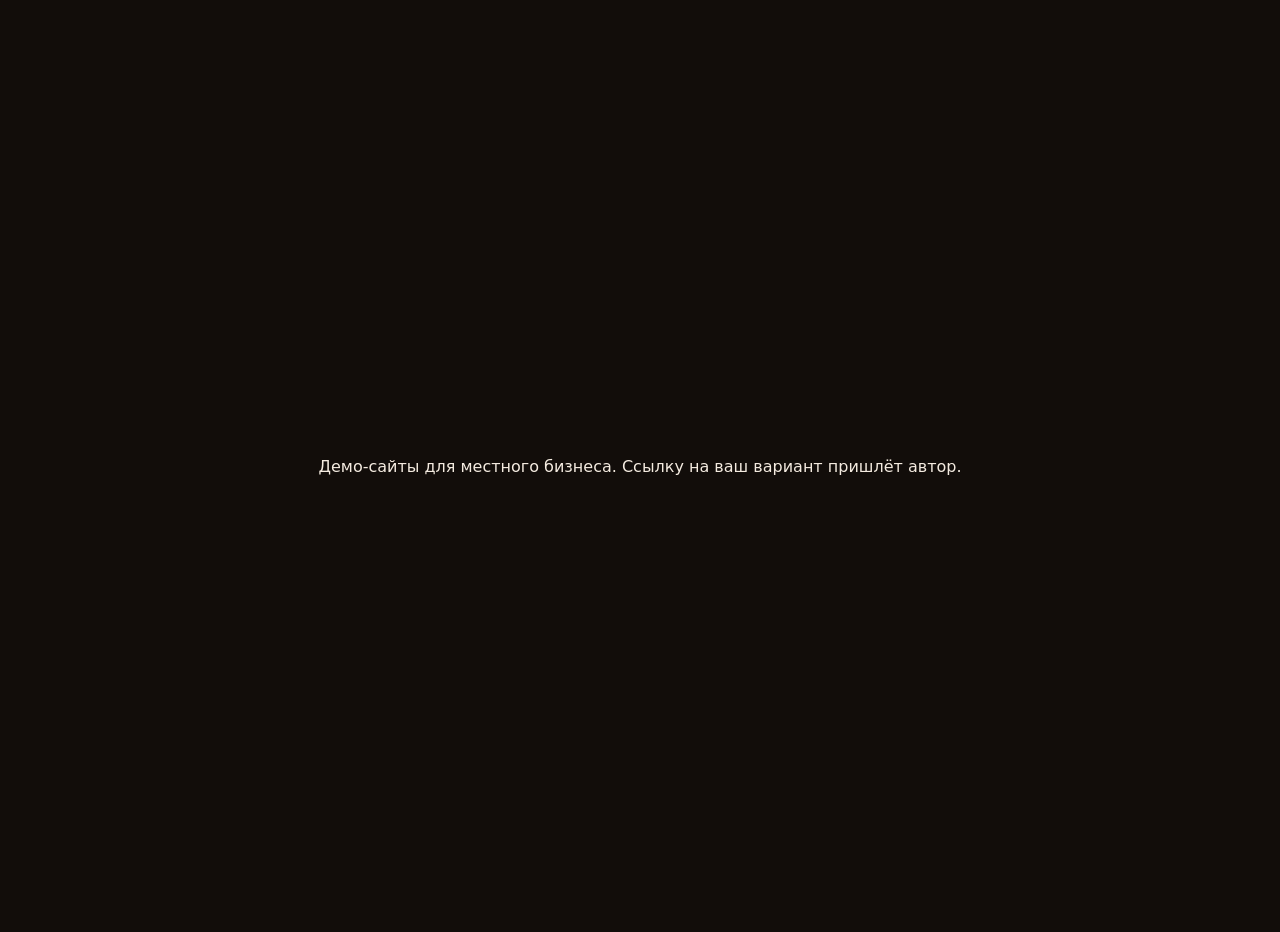
<file: index.html>
<!doctype html>
<html lang="ru">
<head>
<meta charset="utf-8">
<meta name="viewport" content="width=device-width, initial-scale=1">
<meta name="robots" content="noindex, nofollow">
<title>Демо-сайты</title>
<style>body{margin:0;min-height:100vh;display:grid;place-items:center;background:#120d0a;color:#f4ebe0;font:16px system-ui,sans-serif;text-align:center;padding:16px}</style>
</head>
<body><p>Демо-сайты для местного бизнеса. Ссылку на ваш вариант пришлёт автор.</p></body>
</html>
</file>
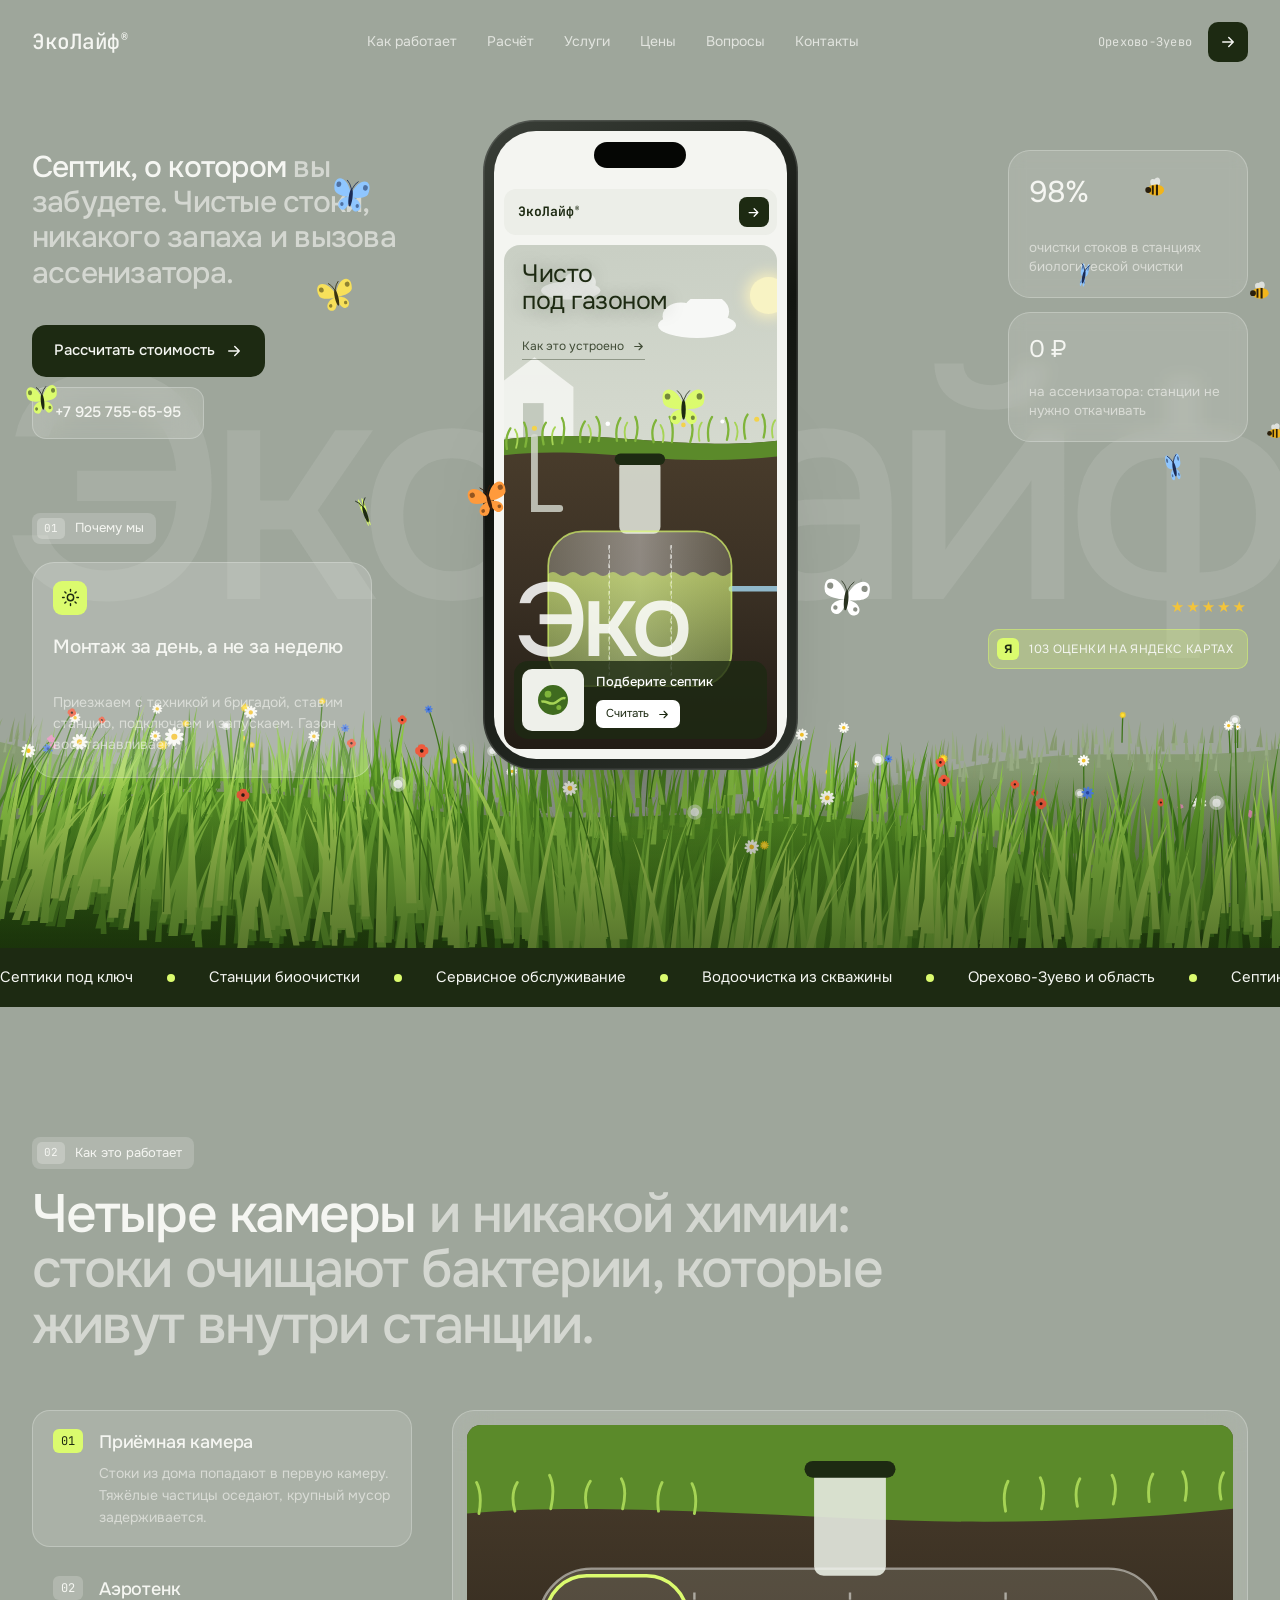
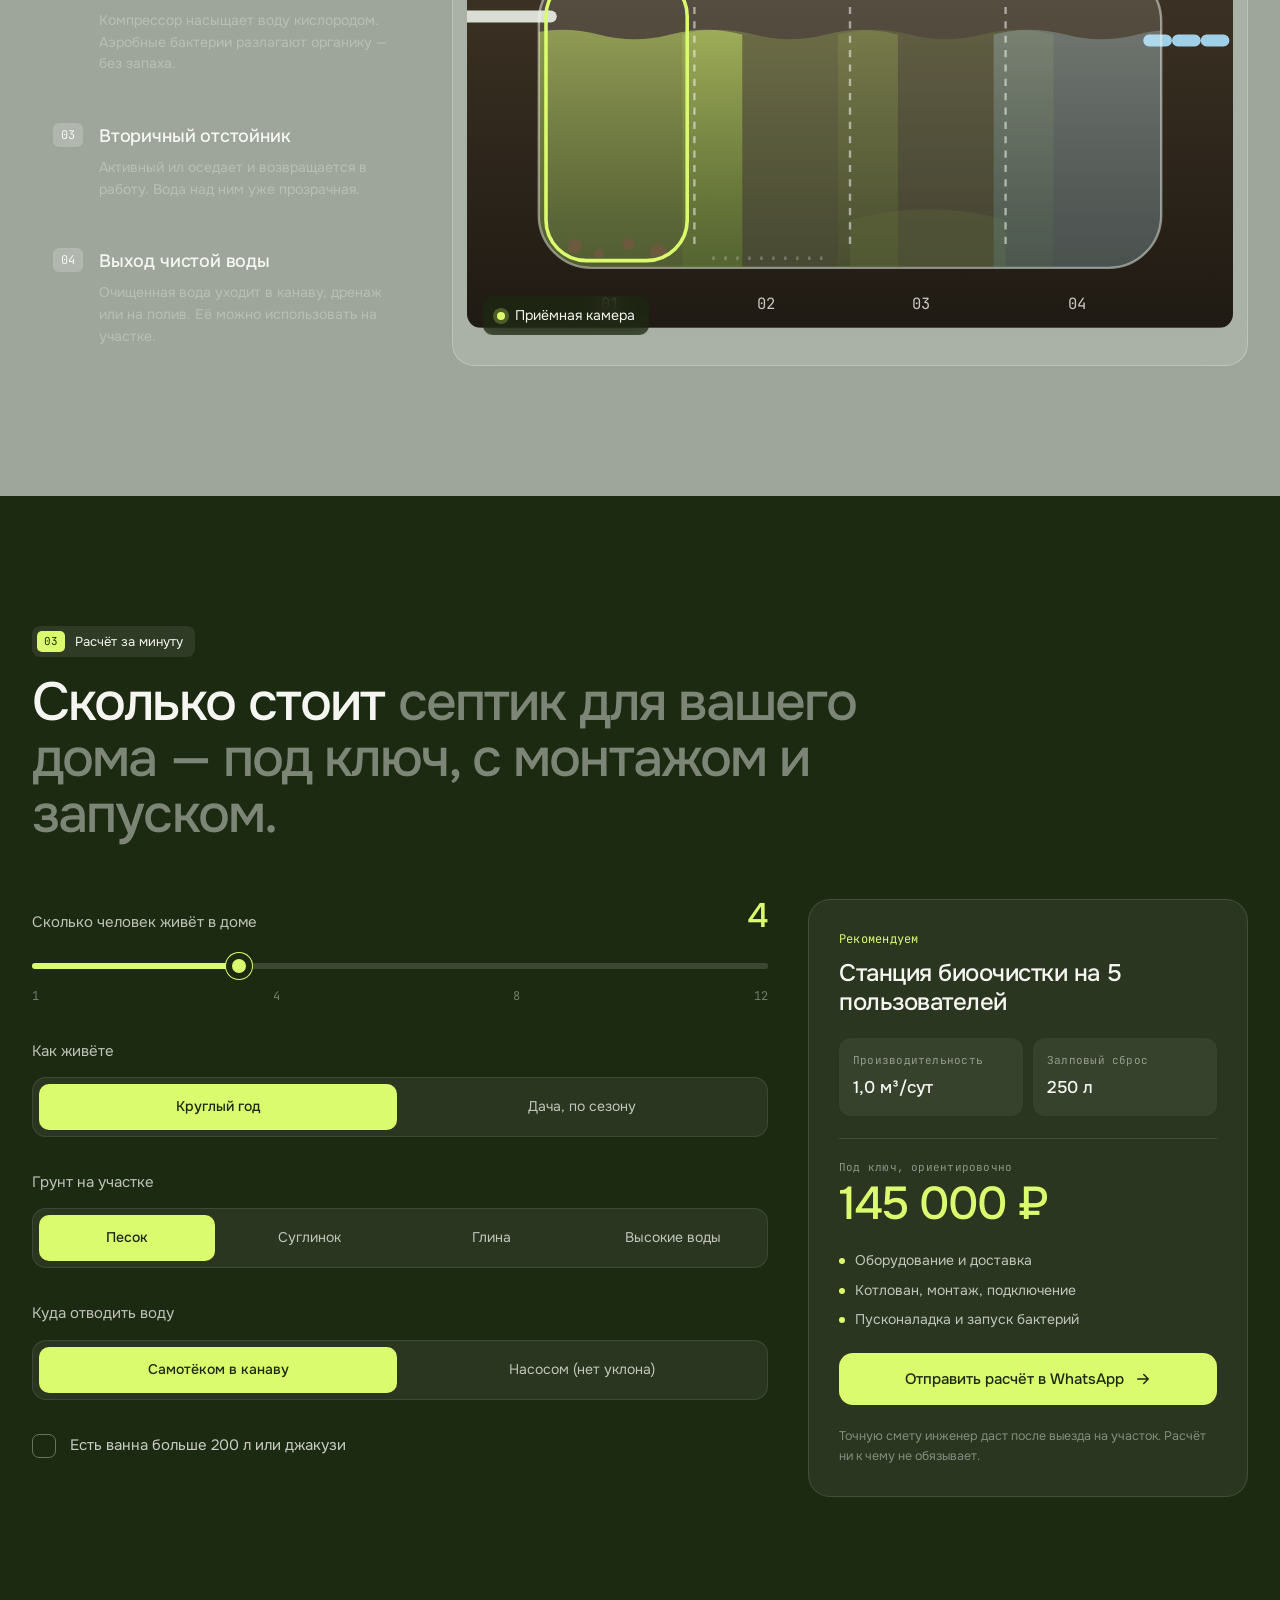
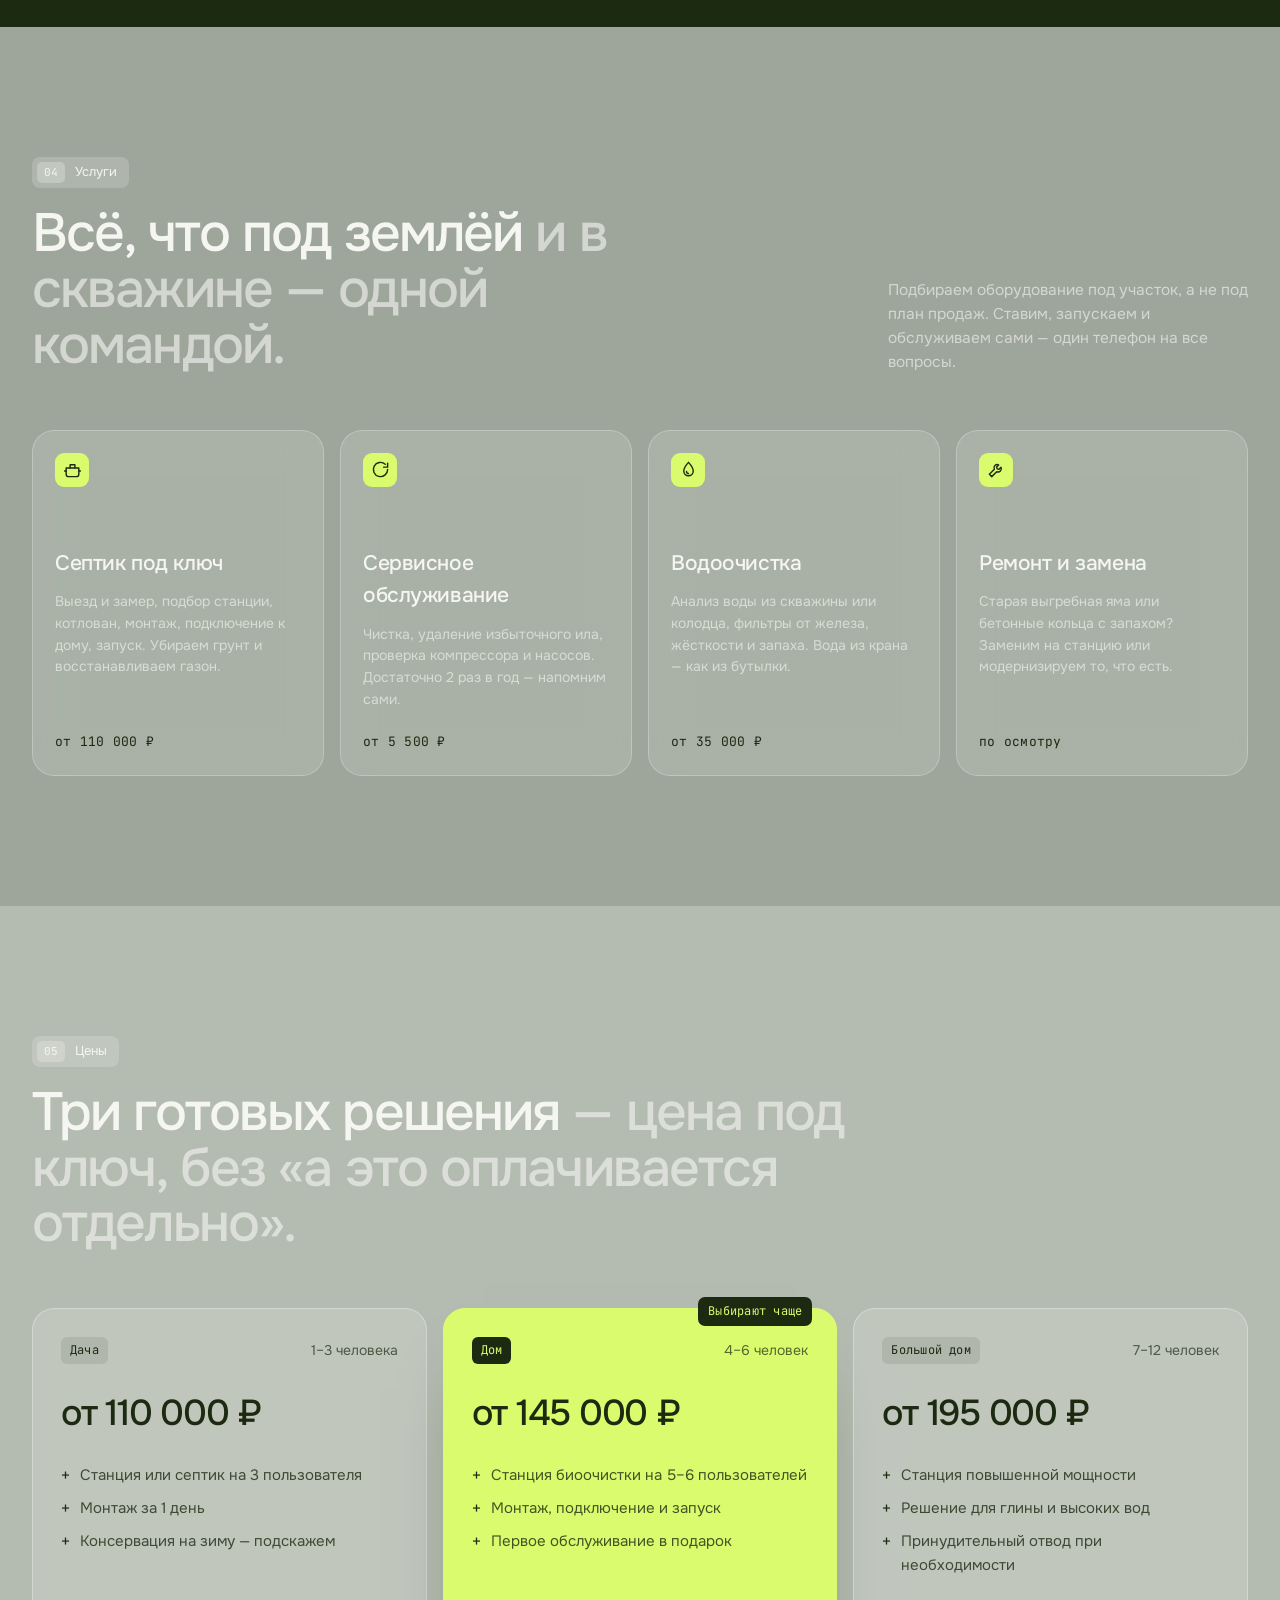
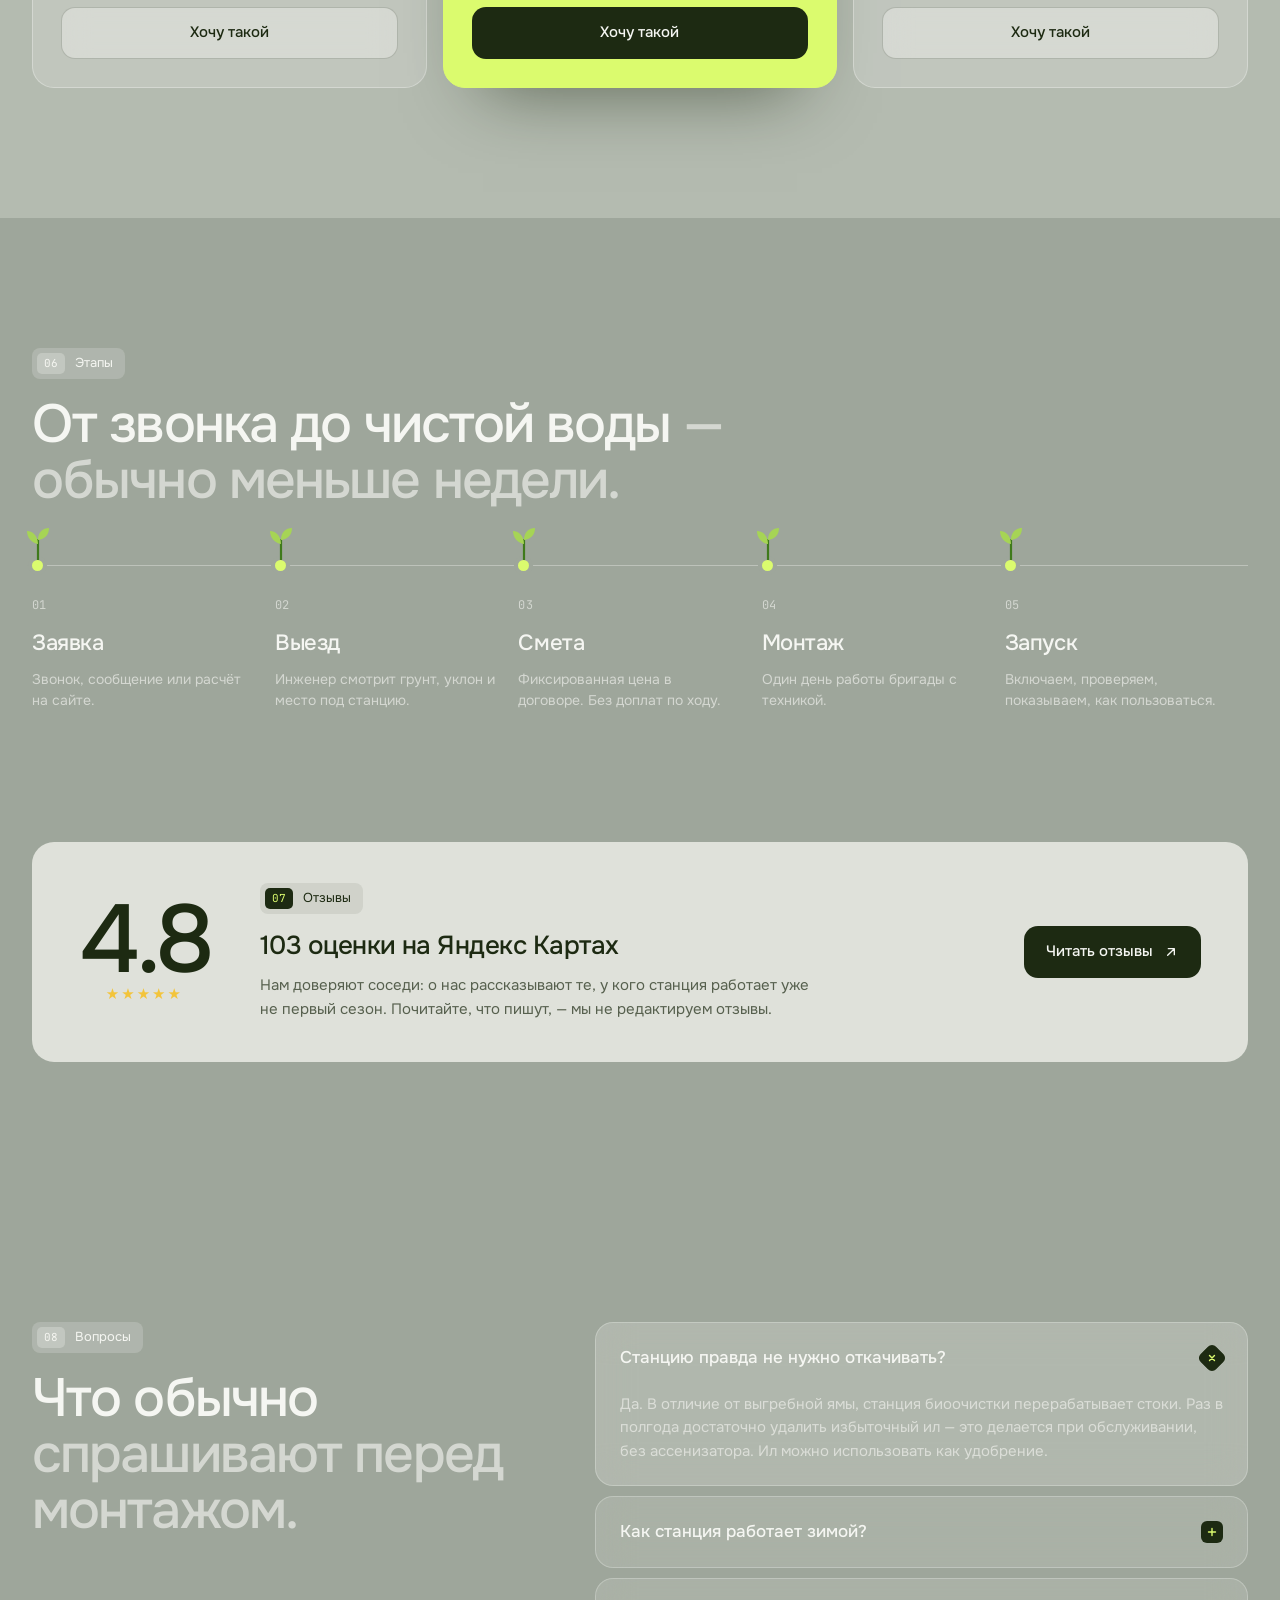
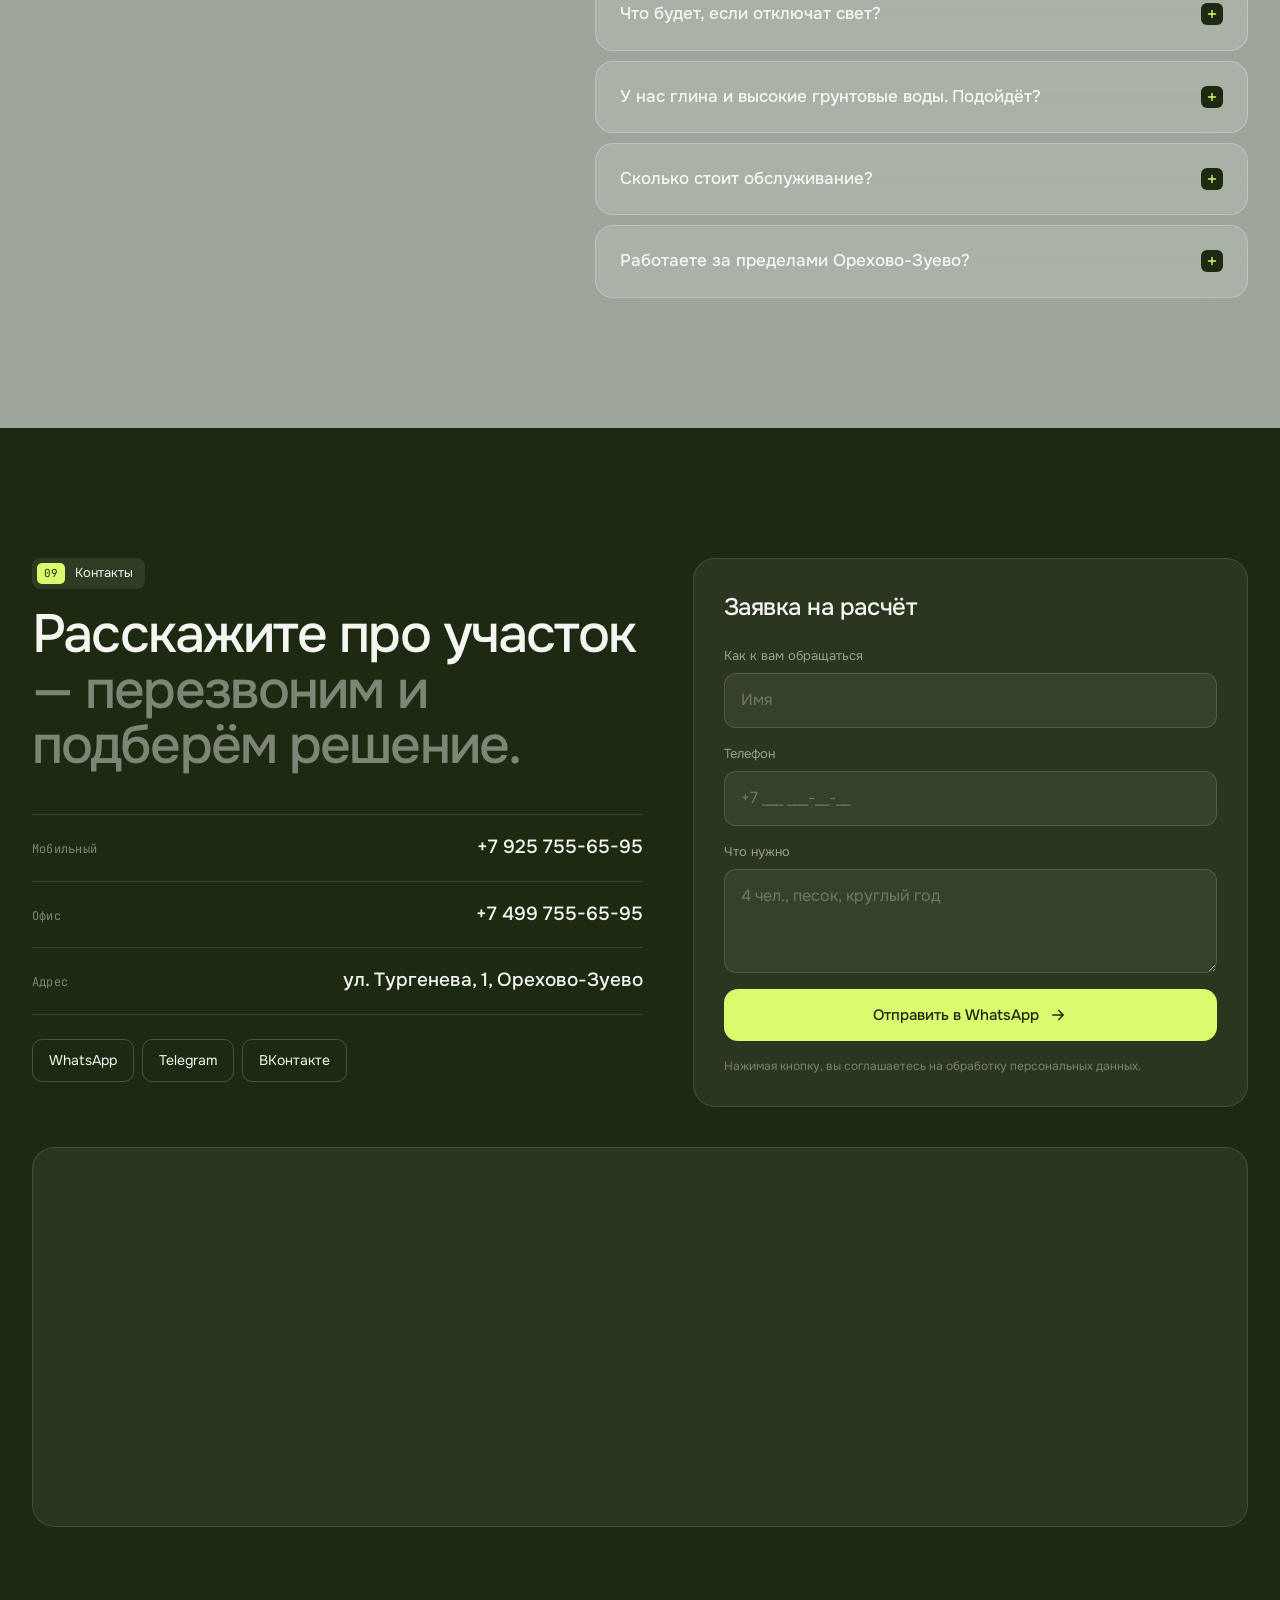
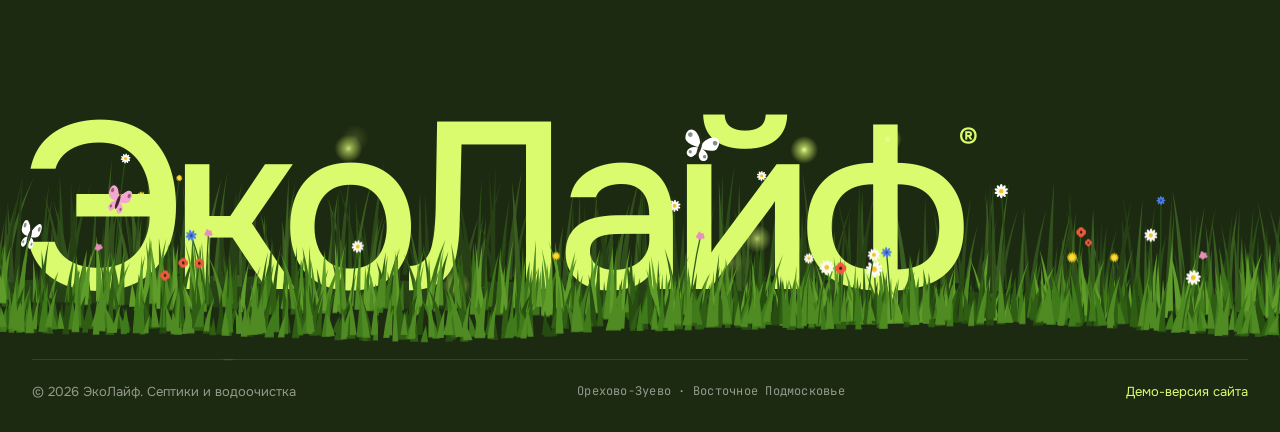
<file: ekolife/index.html>
<!doctype html>
<html lang="ru">
<head>
  <meta charset="utf-8">
  <meta name="viewport" content="width=device-width, initial-scale=1, viewport-fit=cover">
  <meta name="robots" content="noindex, nofollow">
  <title>ЭкоЛайф — септики и станции биоочистки под ключ в Орехово-Зуево</title>
  <meta name="description" content="Подбор, монтаж и обслуживание септиков и станций биологической очистки, водоочистка для частного дома. Орехово-Зуево и Восточное Подмосковье. Расчёт стоимости онлайн.">
  <meta name="theme-color" content="#9ea69b">
  <link rel="icon" href="data:image/svg+xml,%3Csvg xmlns='http://www.w3.org/2000/svg' viewBox='0 0 32 32'%3E%3Crect width='32' height='32' rx='9' fill='%231d2a12'/%3E%3Cpath d='M9 21c0-7 5-11 14-12-1 9-5 14-12 14' fill='none' stroke='%23dbfb6e' stroke-width='2.4' stroke-linecap='round'/%3E%3C/svg%3E">
  <link rel="preconnect" href="https://fonts.googleapis.com">
  <link rel="preconnect" href="https://fonts.gstatic.com" crossorigin>
  <link href="https://fonts.googleapis.com/css2?family=Onest:wght@300;400;500;600;700&family=JetBrains+Mono:wght@400;500&display=swap" rel="stylesheet">
  <link rel="stylesheet" href="assets/style.css?v=6">
  <link rel="stylesheet" href="assets/fx.css?v=6">
</head>
<body>

<!-- ===== Шапка ===== -->
<header class="header" id="header">
  <div class="wrap header-row">
    <a class="logo" href="#top">ЭкоЛайф<sup>®</sup></a>
    <nav class="nav" id="nav">
      <a href="#how">Как работает</a>
      <a href="#calc">Расчёт</a>
      <a href="#services">Услуги</a>
      <a href="#prices">Цены</a>
      <a href="#faq">Вопросы</a>
      <a href="#contacts">Контакты</a>
    </nav>
    <div class="header-side">
      <span class="header-city mono">Орехово-Зуево</span>
      <a class="sq-btn" href="#calc" aria-label="Рассчитать септик"><svg viewBox="0 0 24 24"><path d="M5 12h14M13 6l6 6-6 6"/></svg></a>
      <button class="burger" id="burger" aria-label="Меню"><i></i><i></i></button>
    </div>
  </div>
</header>

<main id="top">

  <!-- ===== Первый экран ===== -->
  <section class="hero">
    <div class="hero-word" aria-hidden="true">ЭкоЛайф</div>

    <div class="wrap hero-grid">
      <div class="hero-left">
        <h1 class="reveal">Септик, о котором <span>вы забудете. Чистые стоки, никакого запаха и вызова ассенизатора.</span></h1>

        <div class="hero-points reveal" data-d="1">
          <a class="btn btn-ink" href="#calc">Рассчитать стоимость <svg viewBox="0 0 24 24"><path d="M5 12h14M13 6l6 6-6 6"/></svg></a>
          <a class="btn btn-glass" href="tel:+79257556595">+7 925 755-65-95</a>
        </div>

        <div class="hero-why reveal" data-d="2">
          <div class="tag"><span class="mono">01</span>Почему мы</div>
          <div class="glass card-why">
            <span class="ico"><svg viewBox="0 0 24 24"><circle cx="12" cy="12" r="4"/><path d="M12 2v2M12 20v2M4.9 4.9l1.4 1.4M17.7 17.7l1.4 1.4M2 12h2M20 12h2M4.9 19.1l1.4-1.4M17.7 6.3l1.4-1.4"/></svg></span>
            <b>Монтаж за день, а не за неделю</b>
            <p>Приезжаем с техникой и бригадой, ставим станцию, подключаем и запускаем. Газон восстанавливаем.</p>
          </div>
        </div>
      </div>

      <!-- Экран-«устройство» -->
      <div class="device-wrap" id="deviceWrap">
        <div class="land-ring" aria-hidden="true"></div>
        <div class="pops" aria-hidden="true">
          <span class="pop p1">Без запаха</span>
          <span class="pop p2"><b>98%</b> очистки</span>
          <span class="pop p3">Не нужна откачка</span>
          <span class="pop p4">Монтаж за 1 день</span>
        </div>
        <div class="device" id="device">
          <div class="device-screen">
            <div class="ds-bar">
              <b>ЭкоЛайф<sup>®</sup></b>
              <span class="ds-arrow"><svg viewBox="0 0 24 24"><path d="M5 12h14M13 6l6 6-6 6"/></svg></span>
            </div>
            <div class="ds-scene">
              <div class="scene-box">
              <svg class="scene" viewBox="0 0 300 440" aria-hidden="true">
                <defs>
                  <linearGradient id="sky" x1="0" y1="0" x2="0" y2="1"><stop offset="0" stop-color="#c9cfc4"/><stop offset="1" stop-color="#e7eadf"/></linearGradient>
                  <linearGradient id="soil" x1="0" y1="0" x2="0" y2="1"><stop offset="0" stop-color="#4a3d2c"/><stop offset=".5" stop-color="#3a3024"/><stop offset="1" stop-color="#221c15"/></linearGradient>
                  <linearGradient id="tank" x1="0" y1="0" x2="1" y2="0"><stop offset="0" stop-color="#e9eee2" stop-opacity=".28"/><stop offset=".5" stop-color="#ffffff" stop-opacity=".42"/><stop offset="1" stop-color="#e9eee2" stop-opacity=".2"/></linearGradient>
                </defs>
                <rect width="300" height="440" fill="url(#sky)"/>
                <!-- дом -->
                <g fill="#f4f5f1" opacity=".9"><path d="M24 168v-44l34-26 34 26v44z"/><rect x="48" y="138" width="18" height="30" fill="#c2c9bd"/></g>
                <!-- земля -->
                <path d="M0 176c40-10 80-12 150-6s110 4 150-4v274H0z" fill="url(#soil)"/>
                <path d="M0 176c40-10 80-12 150-6s110 4 150-4v14c-40 8-90 10-150 5S40 178 0 190z" fill="#5b8a2a"/>
                <g stroke="#7fb43a" stroke-width="2" stroke-linecap="round" fill="none">
                  <path d="M8 182q2-12-2-20M20 180q4-14 1-22M34 178q-2-10 3-18M50 176q3-13-1-21M66 174q-3-12 2-19M82 173q4-15 0-22M98 172q-1-11 4-18M114 171q3-14-2-21M130 171q-2-12 3-20M146 171q4-13 0-21M162 172q-3-11 2-19M178 172q2-14-2-22M194 172q4-12 0-20M210 171q-2-13 3-21M226 170q3-11-1-19M242 169q-3-14 2-21M258 168q3-12-1-20M274 167q-2-13 3-20M290 166q3-12-1-19"/>
                </g>
                <g stroke="#a6d455" stroke-width="1.6" stroke-linecap="round" fill="none">
                  <path d="M14 181q-3-9 1-15M42 177q3-10-1-16M74 174q-2-10 2-15M106 172q3-9-1-15M138 171q-3-10 1-16M170 172q2-9-2-15M202 171q-2-10 2-16M234 170q3-9-1-15M266 168q-2-10 2-15"/>
                </g>
                <g fill="#f3d34a"><circle cx="58" cy="160" r="2.2"/><circle cx="188" cy="157" r="2"/><circle cx="252" cy="152" r="2.2"/></g>
                <g fill="#fff"><circle cx="122" cy="156" r="2"/><circle cx="222" cy="154" r="1.8"/></g>
                <!-- при наведении: на газоне распускаются цветы -->
                <g class="sv-bloom">
                  <g style="--d:0s"><path d="M30 178v-22" stroke="#4f8a22" stroke-width="1.6"/><circle cx="30" cy="154" r="5" fill="#fff"/><circle cx="30" cy="154" r="2" fill="#f5c22a"/></g>
                  <g style="--d:.06s"><path d="M96 174v-26" stroke="#4f8a22" stroke-width="1.6"/><circle cx="96" cy="146" r="5.5" fill="#ef5a3c"/><circle cx="96" cy="146" r="1.8" fill="#2a1a12"/></g>
                  <g style="--d:.12s"><path d="M154 172v-20" stroke="#4f8a22" stroke-width="1.6"/><circle cx="154" cy="150" r="5" fill="#f7cf1d"/></g>
                  <g style="--d:.18s"><path d="M208 172v-28" stroke="#4f8a22" stroke-width="1.6"/><circle cx="208" cy="142" r="5.5" fill="#4f7fe0"/><circle cx="208" cy="142" r="2" fill="#2b4aa8"/></g>
                  <g style="--d:.24s"><path d="M262 168v-22" stroke="#4f8a22" stroke-width="1.6"/><circle cx="262" cy="144" r="5" fill="#fff"/><circle cx="262" cy="144" r="2" fill="#f5c22a"/></g>
                </g>
                <g class="sv-spark" fill="#fff">
                  <path d="M70 120l2 6 6 2-6 2-2 6-2-6-6-2 6-2z"/><path d="M238 110l1.5 4.5 4.5 1.5-4.5 1.5-1.5 4.5-1.5-4.5-4.5-1.5 4.5-1.5z"/><path d="M180 128l1.2 3.6 3.6 1.2-3.6 1.2-1.2 3.6-1.2-3.6-3.6-1.2 3.6-1.2z"/>
                </g>
                <!-- труба от дома -->
                <path d="M58 168v62h22" fill="none" stroke="#d9ddd3" stroke-width="6" stroke-linecap="round" opacity=".8"/>
                <!-- станция -->
                <rect x="132" y="188" width="36" height="64" rx="6" fill="#e6eae0" opacity=".85"/>
                <rect x="128" y="182" width="44" height="10" rx="5" fill="#1d2a12"/>
                <rect class="tank-glow" x="64" y="244" width="172" height="147" rx="36" fill="none" stroke="#dbfb6e" stroke-width="5"/>
                <rect x="70" y="250" width="160" height="135" rx="30" fill="url(#tank)" stroke="#dbfb6e" stroke-opacity=".7" stroke-width="1.5"/>
                <path d="M123 262v114M177 262v114" stroke="#f4f5f1" stroke-opacity=".55" stroke-width="1.5" stroke-dasharray="4 4"/>
                <!-- выход чистой воды -->
                <path d="M230 300h52" fill="none" stroke="#9fd0e8" stroke-width="5" stroke-linecap="round" opacity=".85"/>
              </svg>
              <!-- Подвижные части экрана — обычные HTML-слои: их двигает видеокарта, 60 кадров, экран не перерисовывается -->
              <div class="sc-sun"></div>
              <div class="sc-cloud sc-c1"><svg viewBox="166 47 68 34"><g fill="#fff"><ellipse cx="200" cy="70" rx="34" ry="11"/><ellipse cx="186" cy="62" rx="16" ry="12"/><ellipse cx="208" cy="58" rx="20" ry="15"/></g></svg></div>
              <div class="sc-cloud sc-c2"><svg viewBox="64 23 52 25"><g fill="#fff"><ellipse cx="90" cy="40" rx="26" ry="8"/><ellipse cx="98" cy="33" rx="14" ry="10"/></g></svg></div>
              <div class="sc-tank"><div class="sc-water"><i class="sc-wave"></i></div><i class="sc-bub"></i><i class="sc-bub"></i><i class="sc-bub"></i><i class="sc-bub"></i><i class="sc-bub"></i></div>
              <div class="sc-bfly"><svg class="sc-wings" viewBox="-14 -10 28 20"><path d="M0 0c-4-9-14-10-13-3 1 5 7 6 13 3zM0 0c-3 6-10 9-11 5-1-4 5-6 11-5z" fill="#f7e05a"/><path d="M0 0c4-9 14-10 13-3-1 5-7 6-13 3zM0 0c3 6 10 9 11 5 1-4-5-6-11-5z" fill="#f7e05a"/><rect x="-1" y="-5" width="2" height="10" rx="1" fill="#3a3410"/></svg></div>
              </div>
              <div class="ds-title">Чисто<br>под газоном</div>
              <a class="ds-link" href="#how">Как это устроено <svg viewBox="0 0 24 24"><path d="M5 12h14M13 6l6 6-6 6"/></svg></a>
              <div class="ds-word" aria-hidden="true">Эко</div>
              <a class="ds-card" href="#calc">
                <span class="ds-card-img"><svg viewBox="0 0 48 48"><circle cx="24" cy="24" r="18" fill="#3f6b1f"/><path d="M10 26c6-2 9 4 15 2s8-8 14-6" stroke="#a6d455" stroke-width="3" fill="none"/><circle cx="18" cy="17" r="4" fill="#7fb43a"/><circle cx="31" cy="33" r="3" fill="#7fb43a"/></svg></span>
                <span class="ds-card-t"><b>Подберите септик</b><i>Считать <svg viewBox="0 0 24 24"><path d="M5 12h14M13 6l6 6-6 6"/></svg></i></span>
              </a>
            </div>
          </div>
        </div>
      </div>

      <div class="hero-right">
        <div class="glass card-stat reveal" data-d="2">
          <b><span data-count="98">0</span>%</b>
          <p>очистки стоков в станциях биологической очистки</p>
        </div>
        <div class="glass card-stat card-stat-sm reveal" data-d="3">
          <b>0 ₽</b>
          <p>на ассенизатора: станции не нужно откачивать</p>
        </div>

        <a class="rating reveal" data-d="3" href="https://yandex.ru/maps/org/ekolayf/1194903178/" target="_blank" rel="noopener">
          <span class="stars">★★★★★</span><span class="rating-num">4.8</span>
          <span class="chip"><span class="chip-ico">Я</span>103 оценки на Яндекс Картах</span>
        </a>
      </div>
    </div>

    <canvas class="meadow" id="meadow" aria-hidden="true"></canvas>
    <canvas class="life" id="heroLife" aria-hidden="true"></canvas>
  </section>

  <!-- ===== Бегущая строка ===== -->
  <div class="ticker" aria-hidden="true">
    <div class="ticker-track">
      <span>Септики под ключ</span><i></i><span>Станции биоочистки</span><i></i><span>Сервисное обслуживание</span><i></i><span>Водоочистка из скважины</span><i></i><span>Орехово-Зуево и область</span><i></i>
      <span>Септики под ключ</span><i></i><span>Станции биоочистки</span><i></i><span>Сервисное обслуживание</span><i></i><span>Водоочистка из скважины</span><i></i><span>Орехово-Зуево и область</span><i></i>
    </div>
  </div>

  <!-- ===== Как работает ===== -->
  <section class="section" id="how">
    <div class="wrap">
      <div class="sec-head">
        <div class="tag reveal"><span class="mono">02</span>Как это работает</div>
        <h2 class="reveal">Четыре камеры <span>и никакой химии: стоки очищают бактерии, которые живут внутри станции.</span></h2>
      </div>

      <div class="how">
        <ol class="how-steps" id="howSteps">
          <li class="active" data-step="0">
            <span class="mono">01</span>
            <div><b>Приёмная камера</b><p>Стоки из дома попадают в первую камеру. Тяжёлые частицы оседают, крупный мусор задерживается.</p></div>
          </li>
          <li data-step="1">
            <span class="mono">02</span>
            <div><b>Аэротенк</b><p>Компрессор насыщает воду кислородом. Аэробные бактерии разлагают органику — без запаха.</p></div>
          </li>
          <li data-step="2">
            <span class="mono">03</span>
            <div><b>Вторичный отстойник</b><p>Активный ил оседает и возвращается в работу. Вода над ним уже прозрачная.</p></div>
          </li>
          <li data-step="3">
            <span class="mono">04</span>
            <div><b>Выход чистой воды</b><p>Очищенная вода уходит в канаву, дренаж или на полив. Её можно использовать на участке.</p></div>
          </li>
        </ol>

        <div class="how-visual glass">
          <svg class="station" id="station" viewBox="0 0 640 420" aria-hidden="true">
            <defs>
              <linearGradient id="soil2" x1="0" y1="0" x2="0" y2="1"><stop offset="0" stop-color="#4a3d2c"/><stop offset="1" stop-color="#1f1a13"/></linearGradient>
              <linearGradient id="water2" x1="0" y1="0" x2="0" y2="1"><stop offset="0" stop-color="#dbfb6e" stop-opacity=".5"/><stop offset="1" stop-color="#6f9a2c" stop-opacity=".35"/></linearGradient>
              <linearGradient id="clean" x1="0" y1="0" x2="0" y2="1"><stop offset="0" stop-color="#bfe6f5" stop-opacity=".7"/><stop offset="1" stop-color="#7cc0de" stop-opacity=".4"/></linearGradient>
              <clipPath id="body"><rect x="60" y="120" width="520" height="250" rx="44"/></clipPath>
            </defs>
            <rect width="640" height="420" fill="url(#soil2)"/>
            <path d="M0 0h640v70c-90 10-200 14-320 8S80 66 0 74z" fill="#5b8a2a"/>
            <g stroke="#a6d455" stroke-width="2.4" stroke-linecap="round" fill="none" class="blades">
              <path d="M10 74q3-16-2-26M40 72q-4-14 2-24M70 70q4-18-1-28M100 69q-3-13 3-22M130 70q4-16-1-25M160 72q-2-14 3-24M190 74q3-15-2-25M450 72q-3-15 2-25M480 70q4-16-1-26M510 68q-3-14 2-23M540 66q4-15-1-24M570 64q-2-14 3-23M600 63q3-15-2-24M630 62q-3-13 2-22"/>
            </g>
            <!-- люк -->
            <rect x="290" y="36" width="60" height="90" rx="8" fill="#e6eae0" opacity=".9"/>
            <rect x="282" y="30" width="76" height="14" rx="7" fill="#1d2a12"/>
            <!-- вход/выход -->
            <path d="M0 160h70" stroke="#d9ddd3" stroke-width="10" stroke-linecap="round"/>
            <path d="M570 180h70" stroke="#9fd0e8" stroke-width="10" stroke-linecap="round" class="outflow"/>
            <!-- корпус -->
            <rect x="60" y="120" width="520" height="250" rx="44" fill="rgba(240,244,234,.14)" stroke="rgba(244,245,241,.5)" stroke-width="2"/>
            <g clip-path="url(#body)">
              <g class="ch" data-ch="0"><rect x="60" y="120" width="130" height="250" fill="transparent"/><path d="M50 175q30-8 60 0t60 0 60 0v200H50z" fill="url(#water2)" opacity=".9"/><g fill="#6b5a3e"><circle cx="90" cy="352" r="6"/><circle cx="110" cy="358" r="4"/><circle cx="135" cy="350" r="5"/><circle cx="160" cy="357" r="7"/></g></g>
              <g class="ch" data-ch="1"><rect x="190" y="120" width="130" height="250" fill="transparent"/><path d="M180 175q30-8 60 0t60 0 60 0v200H180z" fill="url(#water2)"/>
                <g class="bub" fill="#fff"><circle cx="220" cy="350" r="4"/><circle cx="245" cy="356" r="3"/><circle cx="268" cy="348" r="5"/><circle cx="290" cy="354" r="3"/><circle cx="232" cy="340" r="2.5"/><circle cx="280" cy="338" r="3"/></g>
                <path d="M205 362h100" stroke="#f4f5f1" stroke-width="3" stroke-dasharray="2 8" opacity=".8"/></g>
              <g class="ch" data-ch="2"><rect x="320" y="120" width="130" height="250" fill="transparent"/><path d="M310 175q30-8 60 0t60 0 60 0v200H310z" fill="url(#water2)" opacity=".55"/><path d="M320 330q65-18 130 0v40H320z" fill="#6b7d3a" opacity=".7"/></g>
              <g class="ch" data-ch="3"><rect x="450" y="120" width="130" height="250" fill="transparent"/><path d="M440 175q30-8 60 0t60 0 60 0v200H440z" fill="url(#clean)"/></g>
            </g>
            <path d="M190 140v215M320 140v215M450 140v215" stroke="rgba(244,245,241,.55)" stroke-width="2" stroke-dasharray="6 6"/>
            <g class="hl" fill="none" stroke="#dbfb6e" stroke-width="3">
              <rect x="66" y="126" width="118" height="238" rx="34" data-hl="0"/>
              <rect x="196" y="126" width="118" height="238" rx="10" data-hl="1"/>
              <rect x="326" y="126" width="118" height="238" rx="10" data-hl="2"/>
              <rect x="456" y="126" width="118" height="238" rx="34" data-hl="3"/>
            </g>
            <g font-family="JetBrains Mono, monospace" font-size="13" fill="#f4f5f1" opacity=".8">
              <text x="112" y="404">01</text><text x="242" y="404">02</text><text x="372" y="404">03</text><text x="502" y="404">04</text>
            </g>
          </svg>
          <div class="how-cap"><span class="dot"></span><span id="howCap">Приёмная камера</span></div>
        </div>
      </div>
    </div>
  </section>

  <!-- ===== Калькулятор ===== -->
  <section class="section section-ink" id="calc">
    <div class="wrap">
      <div class="sec-head">
        <div class="tag tag-dark reveal"><span class="mono">03</span>Расчёт за минуту</div>
        <h2 class="reveal">Сколько стоит <span>септик для вашего дома — под ключ, с монтажом и запуском.</span></h2>
      </div>

      <div class="calc">
        <div class="calc-form">
          <div class="field">
            <div class="field-top"><label for="people">Сколько человек живёт в доме</label><output id="peopleOut" class="mono">4</output></div>
            <input type="range" id="people" min="1" max="12" value="4">
            <div class="range-marks mono"><span>1</span><span>4</span><span>8</span><span>12</span></div>
          </div>

          <div class="field">
            <div class="field-label">Как живёте</div>
            <div class="seg" data-name="mode">
              <button class="on" data-v="all">Круглый год</button>
              <button data-v="season">Дача, по сезону</button>
            </div>
          </div>

          <div class="field">
            <div class="field-label">Грунт на участке</div>
            <div class="seg seg-4" data-name="soil">
              <button class="on" data-v="sand">Песок</button>
              <button data-v="loam">Суглинок</button>
              <button data-v="clay">Глина</button>
              <button data-v="water">Высокие воды</button>
            </div>
          </div>

          <div class="field">
            <div class="field-label">Куда отводить воду</div>
            <div class="seg" data-name="out">
              <button class="on" data-v="grav">Самотёком в канаву</button>
              <button data-v="pump">Насосом (нет уклона)</button>
            </div>
          </div>

          <label class="check"><input type="checkbox" id="bath"><span></span>Есть ванна больше 200 л или джакузи</label>
        </div>

        <div class="calc-result glass-dark">
          <div class="res-label mono">Рекомендуем</div>
          <div class="res-model" id="resModel">Станция биоочистки на 5 человек</div>
          <div class="res-row">
            <div><span class="mono">Производительность</span><b id="resFlow">1,0 м³/сут</b></div>
            <div><span class="mono">Залповый сброс</span><b id="resBurst">250 л</b></div>
          </div>
          <div class="res-price">
            <span class="mono">Под ключ, ориентировочно</span>
            <b><span id="resPrice">148 000</span> ₽</b>
          </div>
          <ul class="res-incl">
            <li>Оборудование и доставка</li>
            <li>Котлован, монтаж, подключение</li>
            <li>Пусконаладка и запуск бактерий</li>
          </ul>
          <a class="btn btn-lime btn-wide" id="sendCalc" href="#" target="_blank" rel="noopener">Отправить расчёт в WhatsApp <svg viewBox="0 0 24 24"><path d="M5 12h14M13 6l6 6-6 6"/></svg></a>
          <p class="res-note">Точную смету инженер даст после выезда на участок. Расчёт ни к чему не обязывает.</p>
        </div>
      </div>
    </div>
  </section>

  <!-- ===== Услуги ===== -->
  <section class="section" id="services">
    <div class="wrap">
      <div class="sec-head sec-head-row">
        <div>
          <div class="tag reveal"><span class="mono">04</span>Услуги</div>
          <h2 class="reveal">Всё, что под землёй <span>и в скважине — одной командой.</span></h2>
        </div>
        <p class="sec-lead reveal">Подбираем оборудование под участок, а не под план продаж. Ставим, запускаем и обслуживаем сами — один телефон на все вопросы.</p>
      </div>

      <div class="services">
        <article class="glass svc reveal">
          <span class="ico"><svg viewBox="0 0 24 24"><path d="M4 10h16v8a3 3 0 0 1-3 3H7a3 3 0 0 1-3-3z"/><path d="M9 10V6h6v4M2 14h2M20 14h2"/></svg></span>
          <h3>Септик под ключ</h3>
          <p>Выезд и замер, подбор станции, котлован, монтаж, подключение к дому, запуск. Убираем грунт и восстанавливаем газон.</p>
          <span class="svc-price mono">от 110 000 ₽</span>
        </article>
        <article class="glass svc reveal" data-d="1">
          <span class="ico"><svg viewBox="0 0 24 24"><path d="M21 12a9 9 0 1 1-3-6.7"/><path d="M21 4v5h-5"/></svg></span>
          <h3>Сервисное обслуживание</h3>
          <p>Чистка, удаление избыточного ила, проверка компрессора и насосов. Достаточно 2 раз в год — напомним сами.</p>
          <span class="svc-price mono">от 5 500 ₽</span>
        </article>
        <article class="glass svc reveal" data-d="2">
          <span class="ico"><svg viewBox="0 0 24 24"><path d="M12 3s6 6.5 6 11a6 6 0 0 1-12 0c0-4.5 6-11 6-11z"/><path d="M9.5 14.5a2.5 2.5 0 0 0 2.5 2.5"/></svg></span>
          <h3>Водоочистка</h3>
          <p>Анализ воды из скважины или колодца, фильтры от железа, жёсткости и запаха. Вода из крана — как из бутылки.</p>
          <span class="svc-price mono">от 35 000 ₽</span>
        </article>
        <article class="glass svc reveal" data-d="3">
          <span class="ico"><svg viewBox="0 0 24 24"><path d="M14.7 6.3a4 4 0 0 0-5.4 5.4L3 18l3 3 6.3-6.3a4 4 0 0 0 5.4-5.4l-2.5 2.5-2.4-.6-.6-2.4z"/></svg></span>
          <h3>Ремонт и замена</h3>
          <p>Старая выгребная яма или бетонные кольца с запахом? Заменим на станцию или модернизируем то, что есть.</p>
          <span class="svc-price mono">по осмотру</span>
        </article>
      </div>
    </div>
  </section>

  <!-- ===== Цены ===== -->
  <section class="section section-soft" id="prices">
    <div class="wrap">
      <div class="sec-head">
        <div class="tag reveal"><span class="mono">05</span>Цены</div>
        <h2 class="reveal">Три готовых решения <span>— цена под ключ, без «а это оплачивается отдельно».</span></h2>
      </div>

      <div class="plans">
        <article class="plan reveal">
          <div class="plan-top"><span class="mono">Дача</span><span class="plan-ppl">1–3 человека</span></div>
          <div class="plan-price">от 110 000 ₽</div>
          <ul>
            <li>Станция или септик на 3 пользователя</li>
            <li>Монтаж за 1 день</li>
            <li>Консервация на зиму — подскажем</li>
          </ul>
          <a class="btn btn-glass btn-wide" href="#contacts" data-plan="Дача, 1–3 человека">Хочу такой</a>
        </article>
        <article class="plan plan-hot reveal" data-d="1">
          <span class="plan-badge mono">Выбирают чаще</span>
          <div class="plan-top"><span class="mono">Дом</span><span class="plan-ppl">4–6 человек</span></div>
          <div class="plan-price">от 145 000 ₽</div>
          <ul>
            <li>Станция биоочистки на 5–6 пользователей</li>
            <li>Монтаж, подключение и запуск</li>
            <li>Первое обслуживание в подарок</li>
          </ul>
          <a class="btn btn-ink btn-wide" href="#contacts" data-plan="Дом, 4–6 человек">Хочу такой</a>
        </article>
        <article class="plan reveal" data-d="2">
          <div class="plan-top"><span class="mono">Большой дом</span><span class="plan-ppl">7–12 человек</span></div>
          <div class="plan-price">от 195 000 ₽</div>
          <ul>
            <li>Станция повышенной мощности</li>
            <li>Решение для глины и высоких вод</li>
            <li>Принудительный отвод при необходимости</li>
          </ul>
          <a class="btn btn-glass btn-wide" href="#contacts" data-plan="Большой дом, 7–12 человек">Хочу такой</a>
        </article>
      </div>
    </div>
  </section>

  <!-- ===== Этапы ===== -->
  <section class="section" id="steps">
    <div class="wrap">
      <div class="sec-head">
        <div class="tag reveal"><span class="mono">06</span>Этапы</div>
        <h2 class="reveal">От звонка до чистой воды <span>— обычно меньше недели.</span></h2>
      </div>
      <div class="timeline">
        <div class="tl reveal"><span class="mono">01</span><b>Заявка</b><p>Звонок, сообщение или расчёт на сайте.</p></div>
        <div class="tl reveal" data-d="1"><span class="mono">02</span><b>Выезд</b><p>Инженер смотрит грунт, уклон и место под станцию.</p></div>
        <div class="tl reveal" data-d="2"><span class="mono">03</span><b>Смета</b><p>Фиксированная цена в договоре. Без доплат по ходу.</p></div>
        <div class="tl reveal" data-d="3"><span class="mono">04</span><b>Монтаж</b><p>Один день работы бригады с техникой.</p></div>
        <div class="tl reveal" data-d="4"><span class="mono">05</span><b>Запуск</b><p>Включаем, проверяем, показываем, как пользоваться.</p></div>
      </div>
    </div>
  </section>

  <!-- ===== Отзывы / доверие ===== -->
  <section class="section section-tight">
    <div class="wrap">
      <div class="trust glass">
        <div class="trust-score">
          <b>4.8</b>
          <span class="stars">★★★★★</span>
        </div>
        <div class="trust-text">
          <div class="tag tag-plain"><span class="mono">07</span>Отзывы</div>
          <h3>103 оценки на Яндекс Картах</h3>
          <p>Нам доверяют соседи: о нас рассказывают те, у кого станция работает уже не первый сезон. Почитайте, что пишут, — мы не редактируем отзывы.</p>
        </div>
        <a class="btn btn-ink" href="https://yandex.ru/maps/org/ekolayf/1194903178/reviews/" target="_blank" rel="noopener">Читать отзывы <svg viewBox="0 0 24 24"><path d="M7 17 17 7M8 7h9v9"/></svg></a>
      </div>
    </div>
  </section>

  <!-- ===== FAQ ===== -->
  <section class="section" id="faq">
    <div class="wrap faq-grid">
      <div class="sec-head">
        <div class="tag reveal"><span class="mono">08</span>Вопросы</div>
        <h2 class="reveal">Что обычно <span>спрашивают перед монтажом.</span></h2>
      </div>
      <div class="faq">
        <details class="glass" open><summary>Станцию правда не нужно откачивать?</summary><p>Да. В отличие от выгребной ямы, станция биоочистки перерабатывает стоки. Раз в полгода достаточно удалить избыточный ил — это делается при обслуживании, без ассенизатора. Ил можно использовать как удобрение.</p></details>
        <details class="glass"><summary>Как станция работает зимой?</summary><p>Корпус утеплён, внутри идут процессы с выделением тепла, и при постоянном использовании станция не замерзает. Для дач, где зимой никто не живёт, расскажем, как законсервировать.</p></details>
        <details class="glass"><summary>Что будет, если отключат свет?</summary><p>Станция работает как обычный септик-накопитель: принимает стоки и ждёт. После включения электричества компрессор продолжит работу. Несколько часов без света — не проблема.</p></details>
        <details class="glass"><summary>У нас глина и высокие грунтовые воды. Подойдёт?</summary><p>Подойдёт, но решение другое: усиленный корпус, принудительный отвод воды насосом, иногда дренажный колодец. Инженер увидит это на выезде и сразу заложит в смету.</p></details>
        <details class="glass"><summary>Сколько стоит обслуживание?</summary><p>От 5 500 ₽ за выезд. Рекомендуем дважды в год. Можно заключить договор на сервис — напомним о визите сами.</p></details>
        <details class="glass"><summary>Работаете за пределами Орехово-Зуево?</summary><p>Да, по Восточному Подмосковью: Ликино-Дулёво, Куровское, Павловский Посад, Электрогорск, Покров и ближайшие районы. Уточните свой адрес — скажем, сможем ли приехать.</p></details>
      </div>
    </div>
  </section>

  <!-- ===== Контакты ===== -->
  <section class="section section-ink" id="contacts">
    <div class="wrap contacts">
      <div class="contacts-info">
        <div class="tag tag-dark reveal"><span class="mono">09</span>Контакты</div>
        <h2 class="reveal">Расскажите про участок <span>— перезвоним и подберём решение.</span></h2>
        <div class="c-list">
          <a href="tel:+79257556595"><span class="mono">Мобильный</span><b>+7 925 755-65-95</b></a>
          <a href="tel:+74997556595"><span class="mono">Офис</span><b>+7 499 755-65-95</b></a>
          <a href="https://yandex.ru/maps/org/ekolayf/1194903178/" target="_blank" rel="noopener"><span class="mono">Адрес</span><b>ул. Тургенева, 1, Орехово-Зуево</b></a>
        </div>
        <div class="c-social">
          <a class="pill" href="https://wa.me/79257556595" target="_blank" rel="noopener">WhatsApp</a>
          <a class="pill" href="https://t.me/79257556595" target="_blank" rel="noopener">Telegram</a>
          <a class="pill" href="https://vk.ru/ecolifebioru" target="_blank" rel="noopener">ВКонтакте</a>
        </div>
      </div>

      <form class="c-form glass-dark" id="leadForm">
        <h3>Заявка на расчёт</h3>
        <label><span>Как к вам обращаться</span><input name="name" required autocomplete="name" placeholder="Имя"></label>
        <label><span>Телефон</span><input name="phone" type="tel" required autocomplete="tel" placeholder="+7 ___ ___-__-__"></label>
        <label><span>Что нужно</span><textarea name="msg" id="leadMsg" rows="3" placeholder="Например: дом на 4 человек, глина, участок 10 соток"></textarea></label>
        <button class="btn btn-lime btn-wide" type="submit">Отправить в WhatsApp <svg viewBox="0 0 24 24"><path d="M5 12h14M13 6l6 6-6 6"/></svg></button>
        <p class="form-note">Нажимая кнопку, вы соглашаетесь на обработку персональных данных.</p>
      </form>

      <div class="map glass-dark">
        <iframe src="https://yandex.ru/map-widget/v1/?mode=search&amp;oid=1194903178&amp;ol=biz&amp;z=15" title="ЭкоЛайф на карте" loading="lazy" allowfullscreen></iframe>
      </div>
    </div>
  </section>
</main>

<!-- ===== Подвал ===== -->
<footer class="footer">
  <canvas class="foot-life" id="footLife" aria-hidden="true"></canvas>
  <div class="wrap">
    <div class="foot-stage">
      <canvas class="foot-back" id="footBack" aria-hidden="true"></canvas>
      <div class="foot-word" aria-hidden="true">ЭкоЛайф<sup>®</sup></div>
      <canvas class="foot-meadow" id="footMeadow" aria-hidden="true"></canvas>
    </div>
    <div class="foot-row">
      <span>© <span id="year">2026</span> ЭкоЛайф. Септики и водоочистка</span>
      <span class="mono">Орехово-Зуево · Восточное Подмосковье</span>
      <span class="foot-demo">Демо-версия сайта</span>
    </div>
  </div>
</footer>

<!-- Мобильная панель -->
<div class="mbar">
  <a href="tel:+79257556595">Позвонить</a>
  <a class="mbar-main" href="#calc">Рассчитать</a>
</div>

<script src="assets/app.js?v=9"></script>
<script src="assets/life.js?v=6"></script>
</body>
</html>
</file>
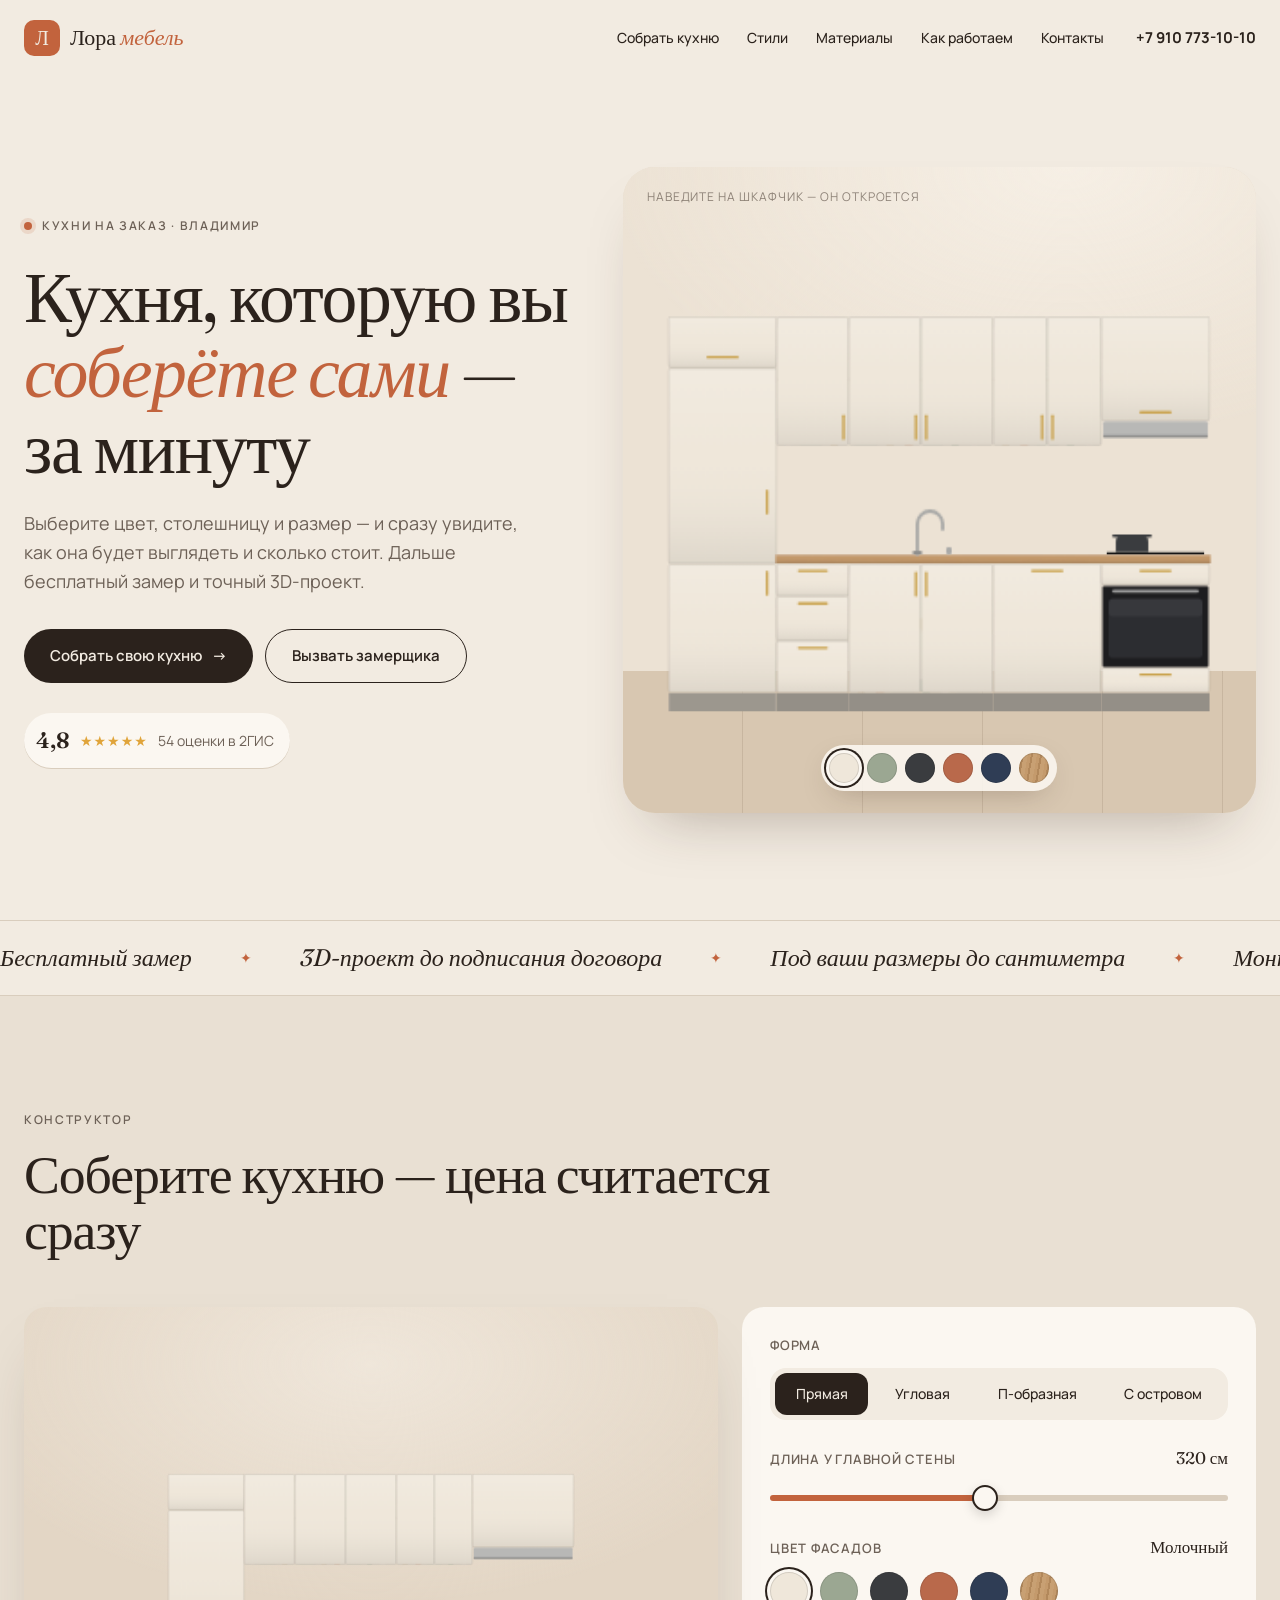
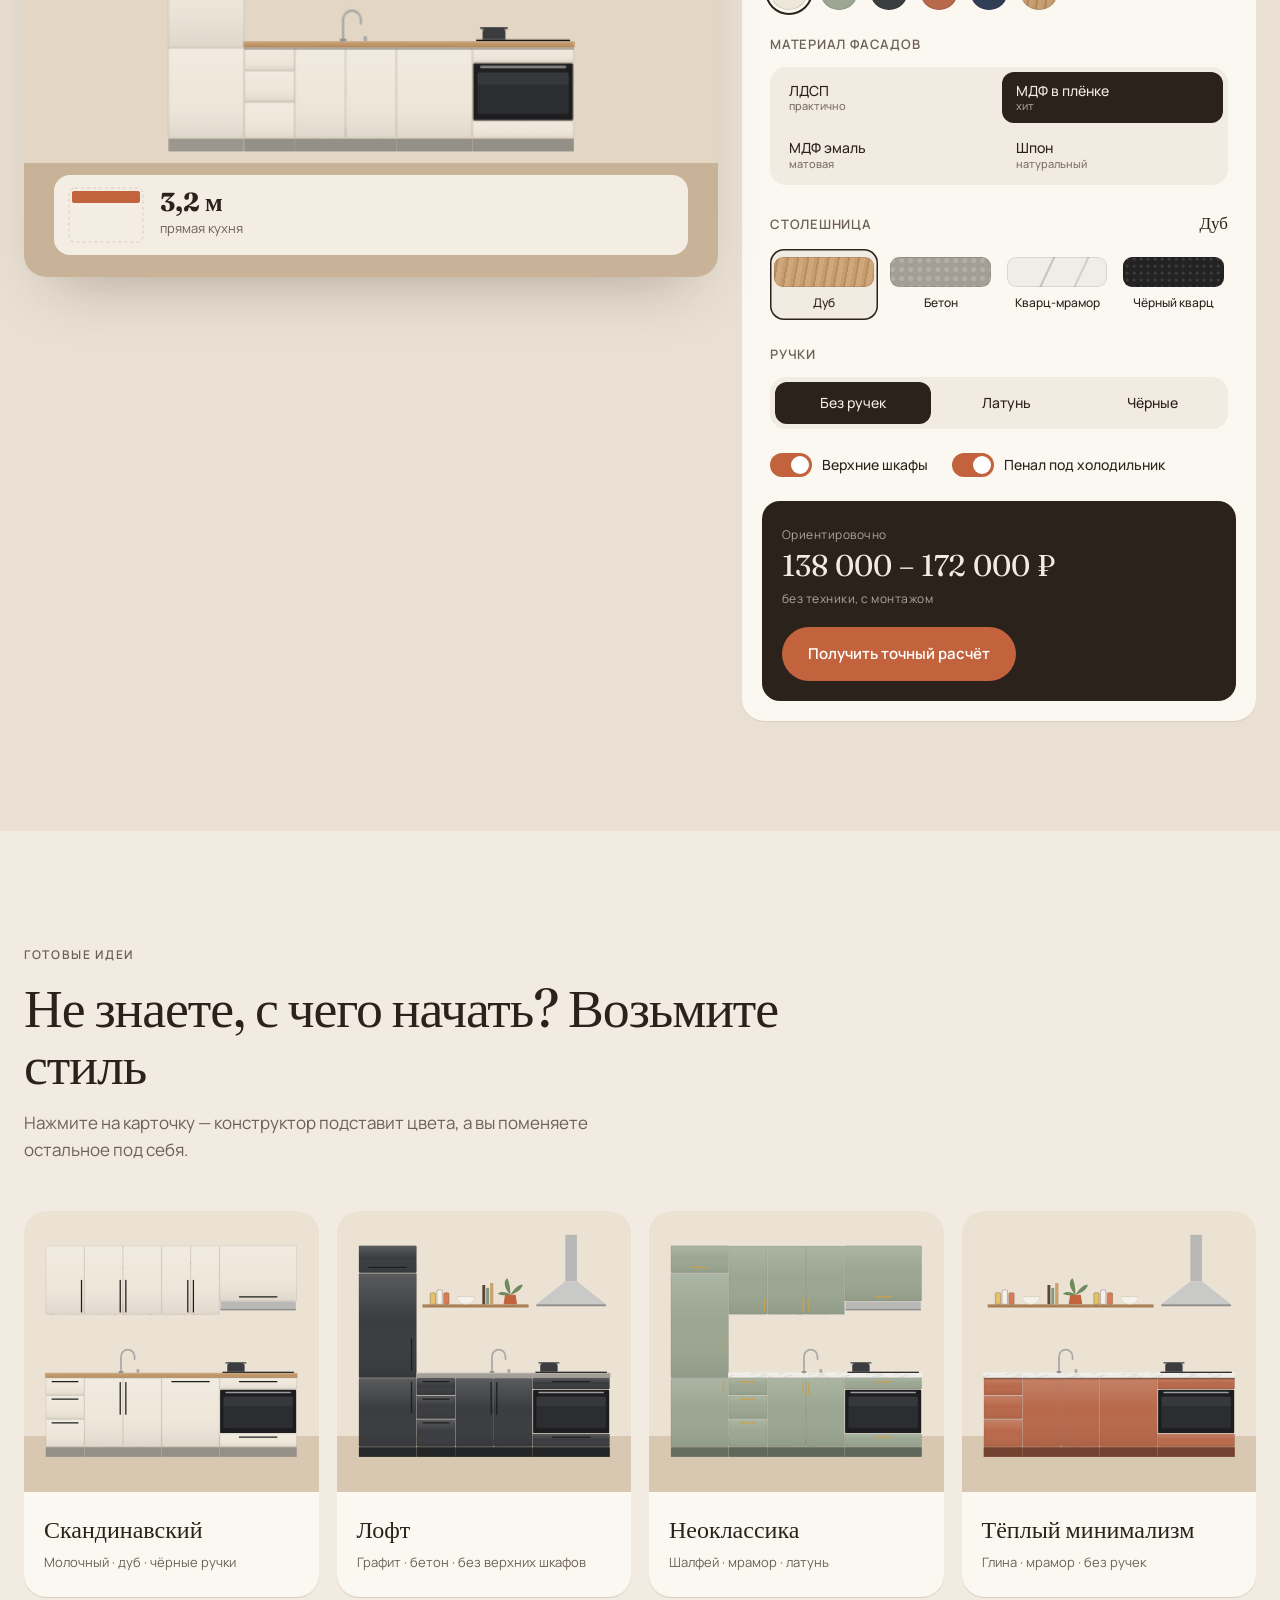
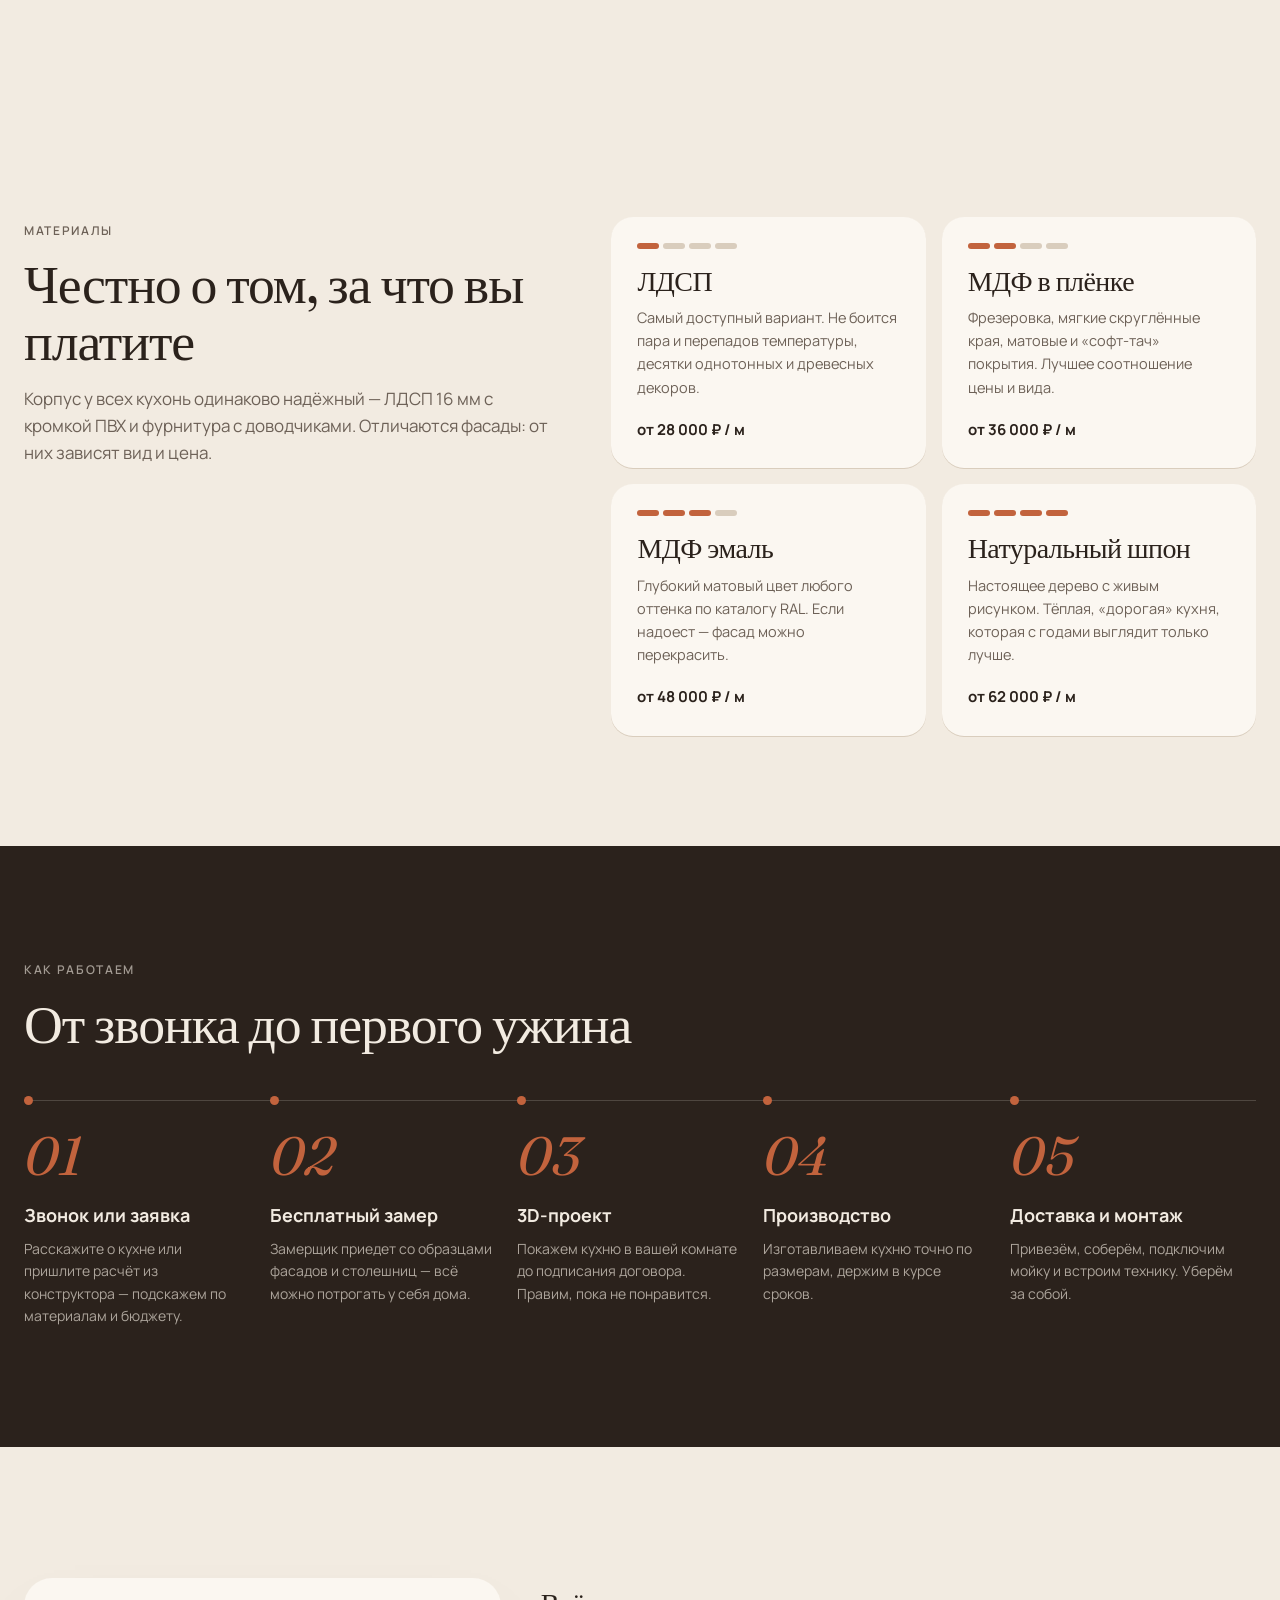
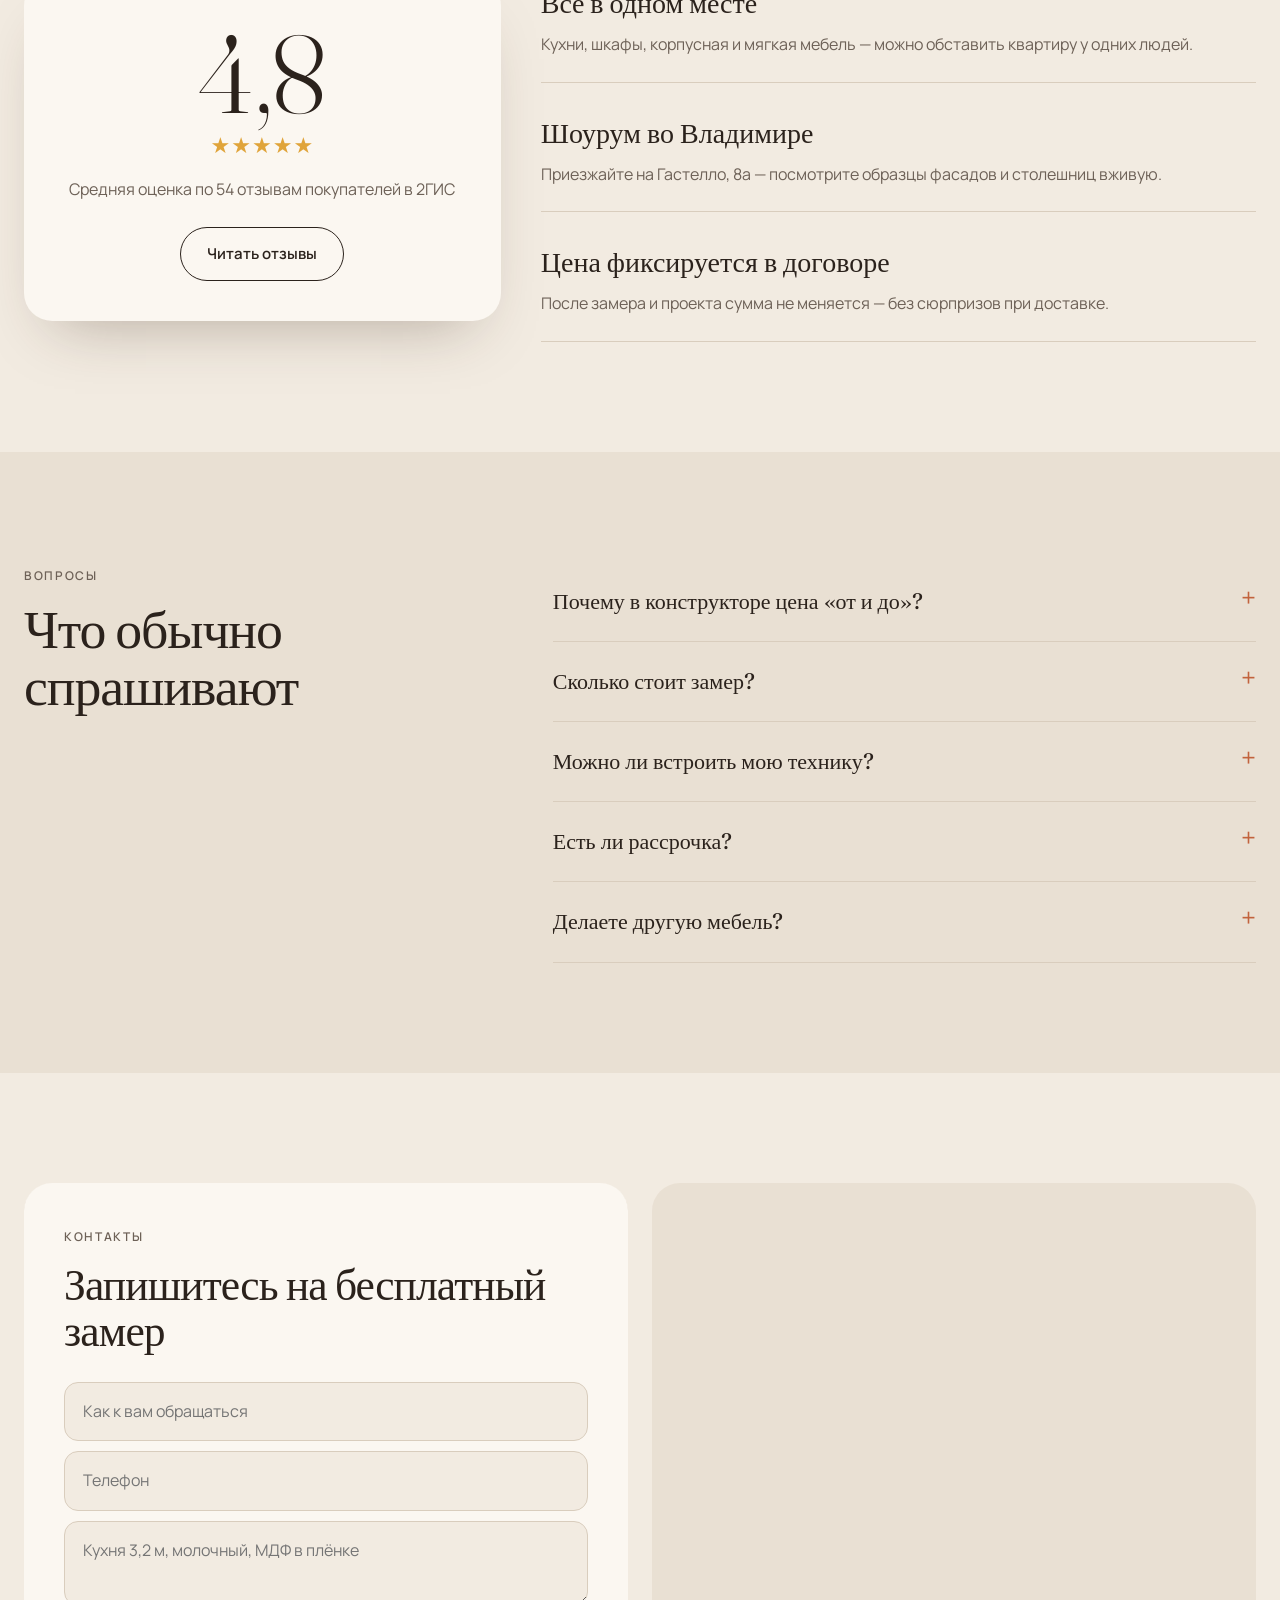
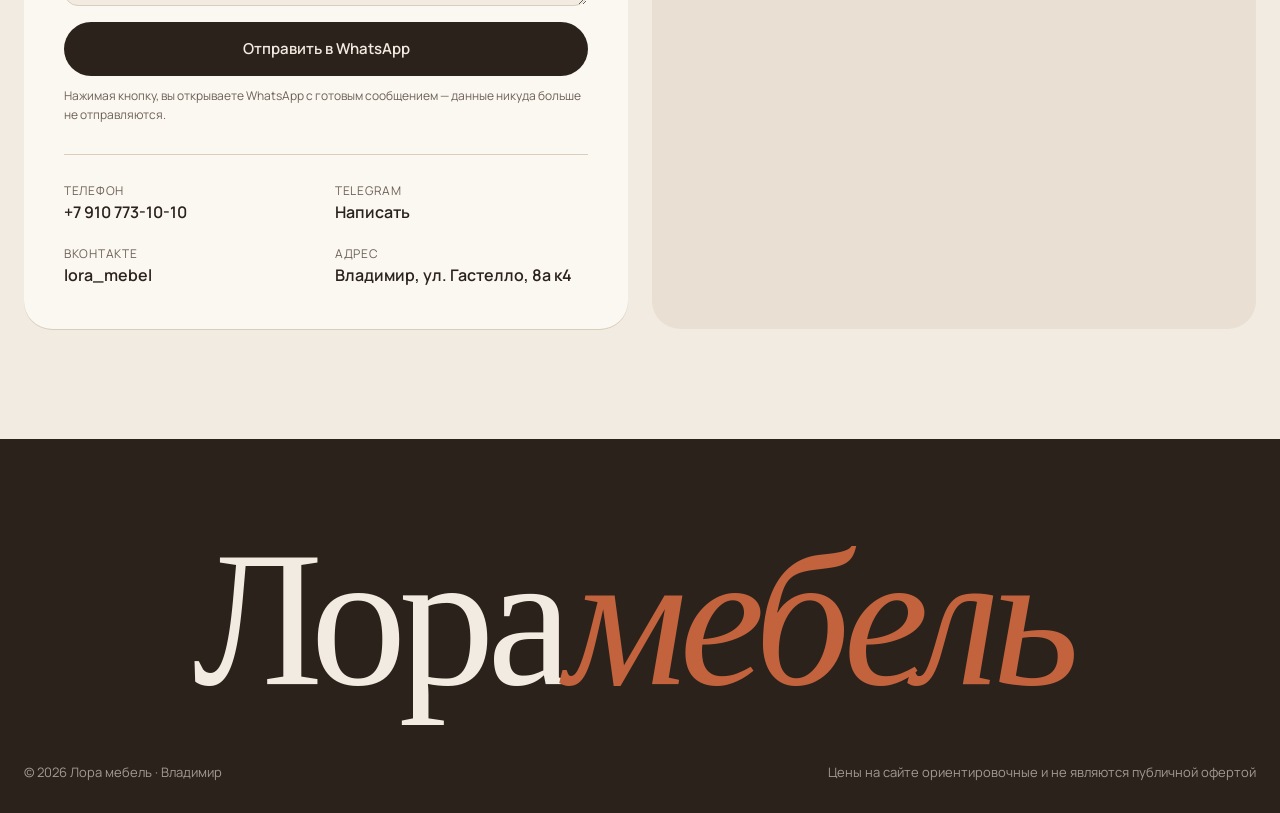
<file: lora/index.html>
<!doctype html>
<html lang="ru">
<head>
  <meta charset="utf-8">
  <meta name="viewport" content="width=device-width, initial-scale=1">
  <meta name="robots" content="noindex, nofollow">
  <title>Лора мебель — кухни на заказ во Владимире</title>
  <meta name="description" content="Кухни на заказ во Владимире. Соберите кухню онлайн и сразу узнайте цену. Бесплатный замер и 3D-проект.">
  <meta name="theme-color" content="#f2ebe1">
  <link rel="preconnect" href="https://fonts.googleapis.com">
  <link rel="preconnect" href="https://fonts.gstatic.com" crossorigin>
  <link href="https://fonts.googleapis.com/css2?family=Fraunces:opsz,wght@9..144,300;9..144,400;9..144,600&family=Manrope:wght@400;500;600;700&display=swap" rel="stylesheet">
  <link rel="stylesheet" href="assets/style.css?v=4">
  <link rel="icon" href="data:image/svg+xml,%3Csvg xmlns='http://www.w3.org/2000/svg' viewBox='0 0 32 32'%3E%3Crect width='32' height='32' rx='8' fill='%23c2633d'/%3E%3Ctext x='16' y='23' font-family='Georgia' font-size='20' fill='%23f2ebe1' text-anchor='middle'%3EЛ%3C/text%3E%3C/svg%3E">
</head>
<body>

<header class="hdr" id="hdr">
  <div class="wrap hdr-in">
    <a class="logo" href="#top"><span class="logo-mark">Л</span><span>Лора<i>мебель</i></span></a>
    <nav class="nav" id="nav">
      <a href="#build">Собрать кухню</a>
      <a href="#styles">Стили</a>
      <a href="#materials">Материалы</a>
      <a href="#how">Как работаем</a>
      <a href="#contacts">Контакты</a>
    </nav>
    <a class="hdr-phone" href="tel:+79107731010">+7 910 773-10-10</a>
    <button class="burger" id="burger" aria-label="Меню"><i></i><i></i></button>
  </div>
</header>

<main id="top">

  <!-- ========== HERO ========== -->
  <section class="hero">
    <div class="wrap hero-grid">
      <div class="hero-text">
        <p class="eyebrow"><span class="dot"></span>Кухни на заказ · Владимир</p>
        <h1>Кухня, которую вы <em>соберёте сами</em> — за&nbsp;минуту</h1>
        <p class="lead">Выберите цвет, столешницу и размер — и сразу увидите, как она будет выглядеть и сколько стоит. Дальше бесплатный замер и точный 3D-проект.</p>
        <div class="hero-cta">
          <a class="btn btn-main" href="#build">Собрать свою кухню <span class="arr">→</span></a>
          <a class="btn btn-ghost" href="#contacts">Вызвать замерщика</a>
        </div>
        <a class="rating" href="https://2gis.ru/vladimir/firm/70000001063521868" target="_blank" rel="noopener">
          <b>4,8</b><span class="stars">★★★★★</span><span>54 оценки в 2ГИС</span>
        </a>
      </div>

      <div class="hero-stage" id="heroStage">
        <div class="stage-wall"></div>
        <div class="hero-kitchen" id="heroKitchen"></div>
        <div class="swatch-float" id="heroSwatches" aria-label="Цвет фасадов">
          <button data-c="milk" class="on" style="--s:#efe7da" title="Молочный"></button>
          <button data-c="sage" style="--s:#9ba792" title="Шалфей"></button>
          <button data-c="graphite" style="--s:#3a3c3f" title="Графит"></button>
          <button data-c="clay" style="--s:#b9694b" title="Глина"></button>
          <button data-c="navy" style="--s:#2f3d55" title="Индиго"></button>
          <button data-c="oak" style="--s:#b98e62" title="Дуб"></button>
        </div>
        <p class="stage-hint">наведите на шкафчик — он откроется</p>
      </div>
    </div>
  </section>

  <div class="ticker" aria-hidden="true">
    <div class="ticker-in">
      <span>Бесплатный замер</span><span>3D-проект до подписания договора</span><span>Под ваши размеры до сантиметра</span><span>Монтаж под ключ</span><span>Встроим технику</span>
      <span>Бесплатный замер</span><span>3D-проект до подписания договора</span><span>Под ваши размеры до сантиметра</span><span>Монтаж под ключ</span><span>Встроим технику</span>
    </div>
  </div>

  <!-- ========== КОНСТРУКТОР ========== -->
  <section class="build" id="build">
    <div class="wrap">
      <div class="sec-head">
        <p class="eyebrow">Конструктор</p>
        <h2>Соберите кухню — цена считается сразу</h2>
      </div>

      <div class="cfg">
        <div class="cfg-view">
          <div class="cfg-canvas" id="cfgKitchen"></div>
          <div class="cfg-meta">
            <div class="plan" id="plan"></div>
            <div class="cfg-dims"><b id="dimL">3,2 м</b><span id="dimText">прямая кухня</span></div>
          </div>
        </div>

        <div class="cfg-panel">
          <div class="ctrl">
            <div class="ctrl-h"><span>Форма</span></div>
            <div class="seg" data-k="layout">
              <button data-v="line" class="on">Прямая</button>
              <button data-v="corner">Угловая</button>
              <button data-v="u">П-образная</button>
              <button data-v="island">С островом</button>
            </div>
          </div>

          <div class="ctrl">
            <div class="ctrl-h"><span>Длина у главной стены</span><output id="lenOut">320 см</output></div>
            <input type="range" id="len" min="180" max="480" step="10" value="320">
          </div>

          <div class="ctrl">
            <div class="ctrl-h"><span>Цвет фасадов</span><output id="colOut">Молочный</output></div>
            <div class="swatches" data-k="color">
              <button data-v="milk" class="on" style="--s:#efe7da" title="Молочный"></button>
              <button data-v="sage" style="--s:#9ba792" title="Шалфей"></button>
              <button data-v="graphite" style="--s:#3a3c3f" title="Графит"></button>
              <button data-v="clay" style="--s:#b9694b" title="Глина"></button>
              <button data-v="navy" style="--s:#2f3d55" title="Индиго"></button>
              <button data-v="oak" class="wood" style="--s:#b98e62" title="Дуб"></button>
            </div>
          </div>

          <div class="ctrl">
            <div class="ctrl-h"><span>Материал фасадов</span></div>
            <div class="seg seg-2" data-k="mat">
              <button data-v="ldsp">ЛДСП<small>практично</small></button>
              <button data-v="film" class="on">МДФ в плёнке<small>хит</small></button>
              <button data-v="enamel">МДФ эмаль<small>матовая</small></button>
              <button data-v="veneer">Шпон<small>натуральный</small></button>
            </div>
          </div>

          <div class="ctrl">
            <div class="ctrl-h"><span>Столешница</span><output id="topOut">Дуб</output></div>
            <div class="tops" data-k="top">
              <button data-v="oak" class="on"><i class="t-oak"></i>Дуб</button>
              <button data-v="concrete"><i class="t-concrete"></i>Бетон</button>
              <button data-v="marble"><i class="t-marble"></i>Кварц-мрамор</button>
              <button data-v="black"><i class="t-black"></i>Чёрный кварц</button>
            </div>
          </div>

          <div class="ctrl">
            <div class="ctrl-h"><span>Ручки</span></div>
            <div class="seg" data-k="handle">
              <button data-v="gola" class="on">Без ручек</button>
              <button data-v="brass">Латунь</button>
              <button data-v="black">Чёрные</button>
            </div>
          </div>

          <div class="ctrl ctrl-row">
            <label class="tgl"><input type="checkbox" id="uppers" checked><i></i>Верхние шкафы</label>
            <label class="tgl"><input type="checkbox" id="fridge" checked><i></i>Пенал под холодильник</label>
          </div>

          <div class="price">
            <div>
              <span class="price-l">Ориентировочно</span>
              <div class="price-v"><span id="priceFrom">0</span> – <span id="priceTo">0</span> ₽</div>
              <span class="price-s" id="priceSub">без техники, с монтажом</span>
            </div>
            <a class="btn btn-main" id="sendCfg" href="#" target="_blank" rel="noopener">Получить точный расчёт</a>
          </div>
        </div>
      </div>
    </div>
  </section>

  <!-- ========== СТИЛИ ========== -->
  <section class="styles" id="styles">
    <div class="wrap">
      <div class="sec-head">
        <p class="eyebrow">Готовые идеи</p>
        <h2>Не знаете, с чего начать? Возьмите стиль</h2>
        <p class="sec-sub">Нажмите на карточку — конструктор подставит цвета, а вы поменяете остальное под себя.</p>
      </div>
      <div class="style-grid">
        <button class="style-card" data-preset="scandi">
          <div class="sc-pic" data-mini="scandi"></div>
          <div class="sc-txt"><b>Скандинавский</b><span>Молочный · дуб · чёрные ручки</span></div>
        </button>
        <button class="style-card" data-preset="loft">
          <div class="sc-pic" data-mini="loft"></div>
          <div class="sc-txt"><b>Лофт</b><span>Графит · бетон · без верхних шкафов</span></div>
        </button>
        <button class="style-card" data-preset="neo">
          <div class="sc-pic" data-mini="neo"></div>
          <div class="sc-txt"><b>Неоклассика</b><span>Шалфей · мрамор · латунь</span></div>
        </button>
        <button class="style-card" data-preset="warm">
          <div class="sc-pic" data-mini="warm"></div>
          <div class="sc-txt"><b>Тёплый минимализм</b><span>Глина · мрамор · без ручек</span></div>
        </button>
      </div>
    </div>
  </section>

  <!-- ========== МАТЕРИАЛЫ ========== -->
  <section class="materials" id="materials">
    <div class="wrap mat-grid">
      <div class="sec-head">
        <p class="eyebrow">Материалы</p>
        <h2>Честно о том, за что вы платите</h2>
        <p class="sec-sub">Корпус у всех кухонь одинаково надёжный — ЛДСП 16 мм с кромкой ПВХ и фурнитура с доводчиками. Отличаются фасады: от них зависят вид и цена.</p>
      </div>
      <div class="mat-list">
        <article class="mat">
          <div class="mat-tier"><i></i><i class="off"></i><i class="off"></i><i class="off"></i></div>
          <h3>ЛДСП</h3>
          <p>Самый доступный вариант. Не боится пара и перепадов температуры, десятки однотонных и древесных декоров.</p>
          <span>от 28 000 ₽ / м</span>
        </article>
        <article class="mat">
          <div class="mat-tier"><i></i><i></i><i class="off"></i><i class="off"></i></div>
          <h3>МДФ в плёнке</h3>
          <p>Фрезеровка, мягкие скруглённые края, матовые и «софт-тач» покрытия. Лучшее соотношение цены и вида.</p>
          <span>от 36 000 ₽ / м</span>
        </article>
        <article class="mat">
          <div class="mat-tier"><i></i><i></i><i></i><i class="off"></i></div>
          <h3>МДФ эмаль</h3>
          <p>Глубокий матовый цвет любого оттенка по каталогу RAL. Если надоест — фасад можно перекрасить.</p>
          <span>от 48 000 ₽ / м</span>
        </article>
        <article class="mat">
          <div class="mat-tier"><i></i><i></i><i></i><i></i></div>
          <h3>Натуральный шпон</h3>
          <p>Настоящее дерево с живым рисунком. Тёплая, «дорогая» кухня, которая с годами выглядит только лучше.</p>
          <span>от 62 000 ₽ / м</span>
        </article>
      </div>
    </div>
  </section>

  <!-- ========== КАК РАБОТАЕМ ========== -->
  <section class="how" id="how">
    <div class="wrap">
      <div class="sec-head">
        <p class="eyebrow">Как работаем</p>
        <h2>От звонка до первого ужина</h2>
      </div>
      <ol class="steps">
        <li><span class="st-n">01</span><b>Звонок или заявка</b><p>Расскажите о кухне или пришлите расчёт из конструктора — подскажем по материалам и бюджету.</p></li>
        <li><span class="st-n">02</span><b>Бесплатный замер</b><p>Замерщик приедет со&nbsp;образцами фасадов и столешниц — всё можно потрогать у себя дома.</p></li>
        <li><span class="st-n">03</span><b>3D-проект</b><p>Покажем кухню в вашей комнате до подписания договора. Правим, пока не понравится.</p></li>
        <li><span class="st-n">04</span><b>Производство</b><p>Изготавливаем кухню точно по размерам, держим в курсе сроков.</p></li>
        <li><span class="st-n">05</span><b>Доставка и монтаж</b><p>Привезём, соберём, подключим мойку и встроим технику. Уберём за собой.</p></li>
      </ol>
    </div>
  </section>

  <!-- ========== ОТЗЫВЫ / ДОВЕРИЕ ========== -->
  <section class="trust">
    <div class="wrap trust-in">
      <div class="trust-big">
        <b>4,8</b>
        <span class="stars">★★★★★</span>
        <p>Средняя оценка по 54 отзывам покупателей в 2ГИС</p>
        <a class="btn btn-ghost" href="https://2gis.ru/vladimir/firm/70000001063521868/tab/reviews" target="_blank" rel="noopener">Читать отзывы</a>
      </div>
      <div class="trust-list">
        <div><b>Всё в одном месте</b><p>Кухни, шкафы, корпусная и мягкая мебель — можно обставить квартиру у одних людей.</p></div>
        <div><b>Шоурум во Владимире</b><p>Приезжайте на Гастелло, 8а — посмотрите образцы фасадов и столешниц вживую.</p></div>
        <div><b>Цена фиксируется в договоре</b><p>После замера и проекта сумма не меняется — без сюрпризов при доставке.</p></div>
      </div>
    </div>
  </section>

  <!-- ========== FAQ ========== -->
  <section class="faq" id="faq">
    <div class="wrap faq-grid">
      <div class="sec-head">
        <p class="eyebrow">Вопросы</p>
        <h2>Что обычно спрашивают</h2>
      </div>
      <div class="faq-list">
        <details><summary>Почему в конструкторе цена «от и до»?</summary><p>Точная цена зависит от ваших размеров, выбранной фурнитуры и наполнения ящиков. Конструктор показывает реальный диапазон, а замерщик назовёт окончательную сумму.</p></details>
        <details><summary>Сколько стоит замер?</summary><p>Замер бесплатный, по Владимиру. Замерщик привезёт образцы, поможет с планировкой и ответит на вопросы на месте.</p></details>
        <details><summary>Можно ли встроить мою технику?</summary><p>Да. Скажите модели духовки, варочной панели и посудомойки — заложим их в проект с точными нишами.</p></details>
        <details><summary>Есть ли рассрочка?</summary><p>Уточните у менеджера — расскажем про доступные варианты оплаты частями.</p></details>
        <details><summary>Делаете другую мебель?</summary><p>Да: шкафы-купе, гардеробные, мебель в детскую и прихожую, а также мягкую мебель.</p></details>
      </div>
    </div>
  </section>

  <!-- ========== КОНТАКТЫ ========== -->
  <section class="contacts" id="contacts">
    <div class="wrap cont-grid">
      <div class="cont-card">
        <p class="eyebrow">Контакты</p>
        <h2>Запишитесь на бесплатный замер</h2>
        <form class="form" id="leadForm">
          <input name="name" placeholder="Как к вам обращаться" required>
          <input name="phone" type="tel" placeholder="Телефон" required>
          <textarea name="msg" id="leadMsg" rows="2" placeholder="Комментарий: размеры, пожелания"></textarea>
          <button class="btn btn-main" type="submit">Отправить в WhatsApp</button>
          <small>Нажимая кнопку, вы открываете WhatsApp с готовым сообщением — данные никуда больше не отправляются.</small>
        </form>
        <div class="cont-lines">
          <a href="tel:+79107731010"><span>Телефон</span><b>+7 910 773-10-10</b></a>
          <a href="https://t.me/+79107731010" target="_blank" rel="noopener"><span>Telegram</span><b>Написать</b></a>
          <a href="https://vk.com/lora_mebel" target="_blank" rel="noopener"><span>ВКонтакте</span><b>lora_mebel</b></a>
          <div><span>Адрес</span><b>Владимир, ул. Гастелло, 8а к4</b></div>
        </div>
      </div>
      <div class="map">
        <iframe src="https://yandex.ru/map-widget/v1/?text=%D0%92%D0%BB%D0%B0%D0%B4%D0%B8%D0%BC%D0%B8%D1%80%2C%20%D1%83%D0%BB%D0%B8%D1%86%D0%B0%20%D0%93%D0%B0%D1%81%D1%82%D0%B5%D0%BB%D0%BB%D0%BE%2C%208%D0%B0%20%D0%BA4&z=16" title="Карта" loading="lazy" allowfullscreen></iframe>
      </div>
    </div>
  </section>
</main>

<footer class="foot">
  <div class="wrap foot-in">
    <div class="foot-word">Лора<i>мебель</i></div>
    <div class="foot-row">
      <span>© <span id="year"></span> Лора мебель · Владимир</span>
      <span>Цены на сайте ориентировочные и не являются публичной офертой</span>
    </div>
  </div>
</footer>

<a class="mbar" href="#build">Собрать кухню и узнать цену</a>

<script src="assets/kitchen.js?v=3"></script>
<script src="assets/app.js?v=4"></script>
</body>
</html>
</file>
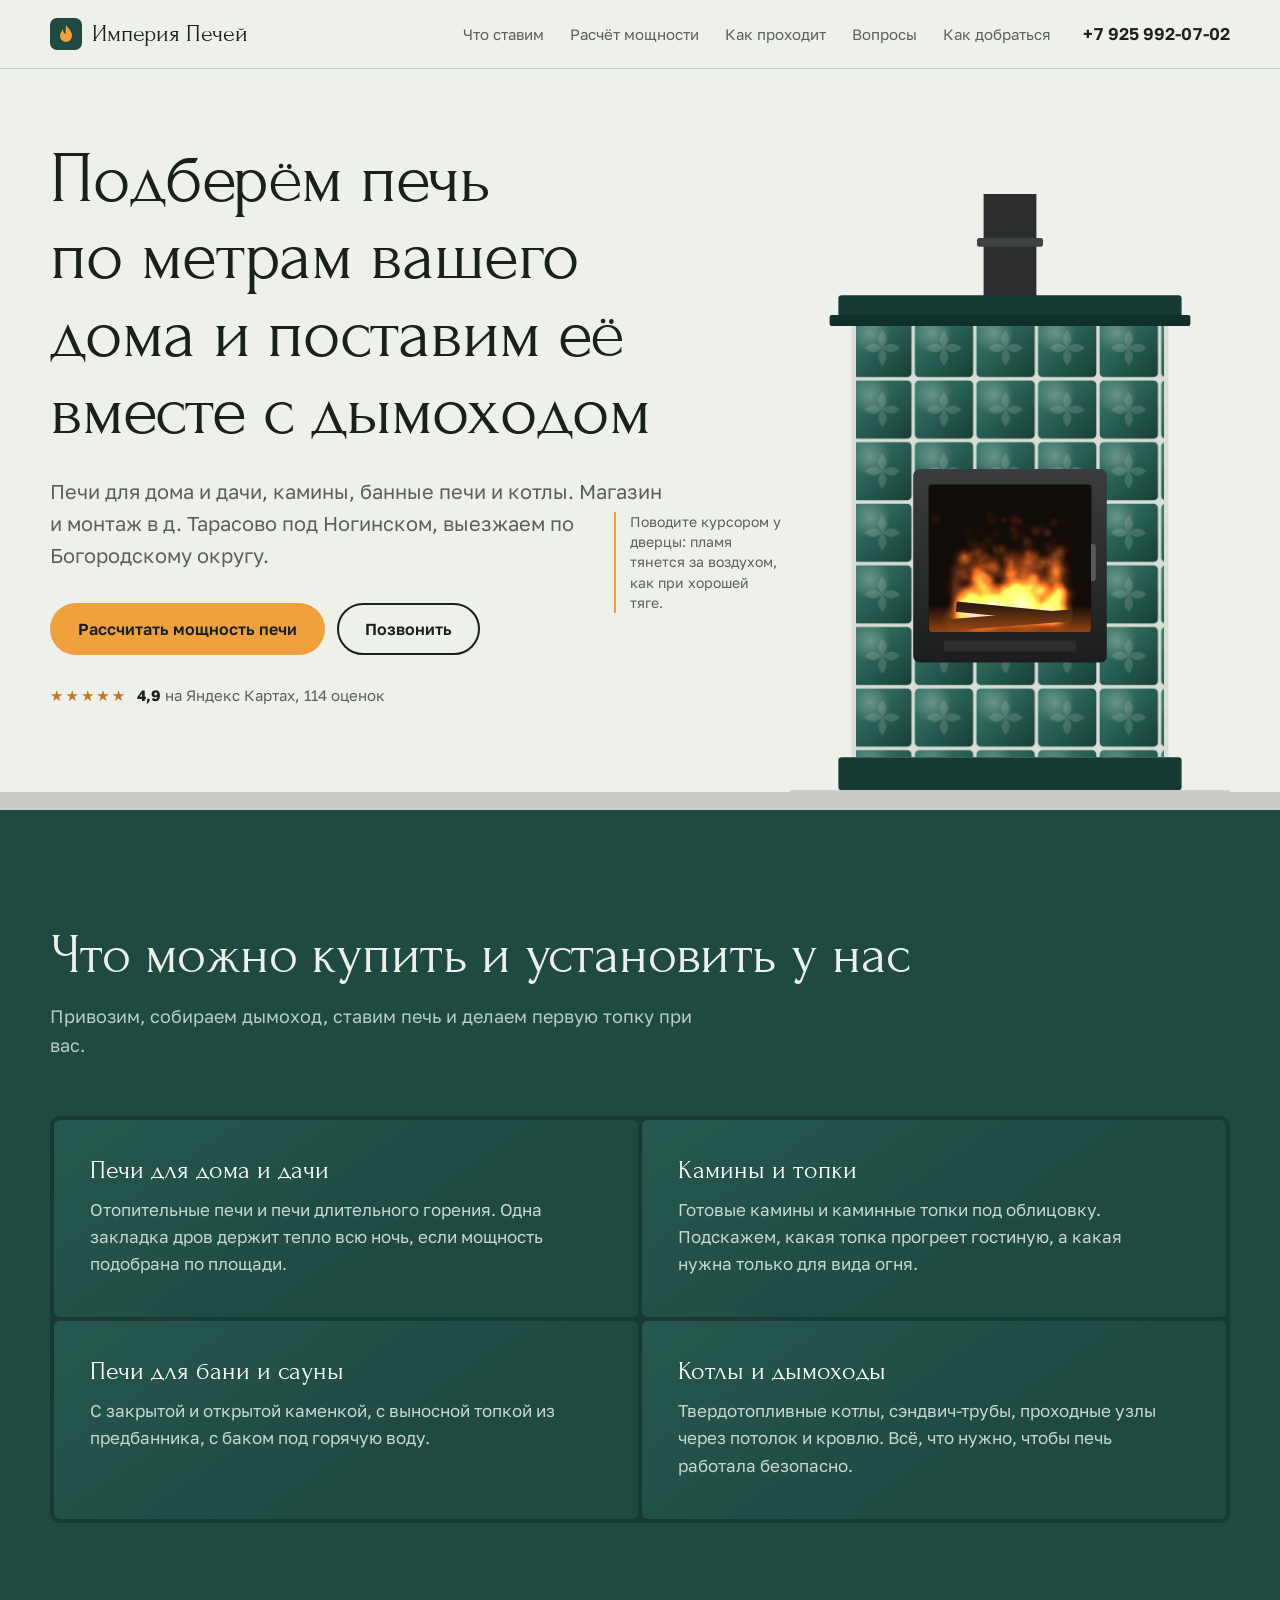
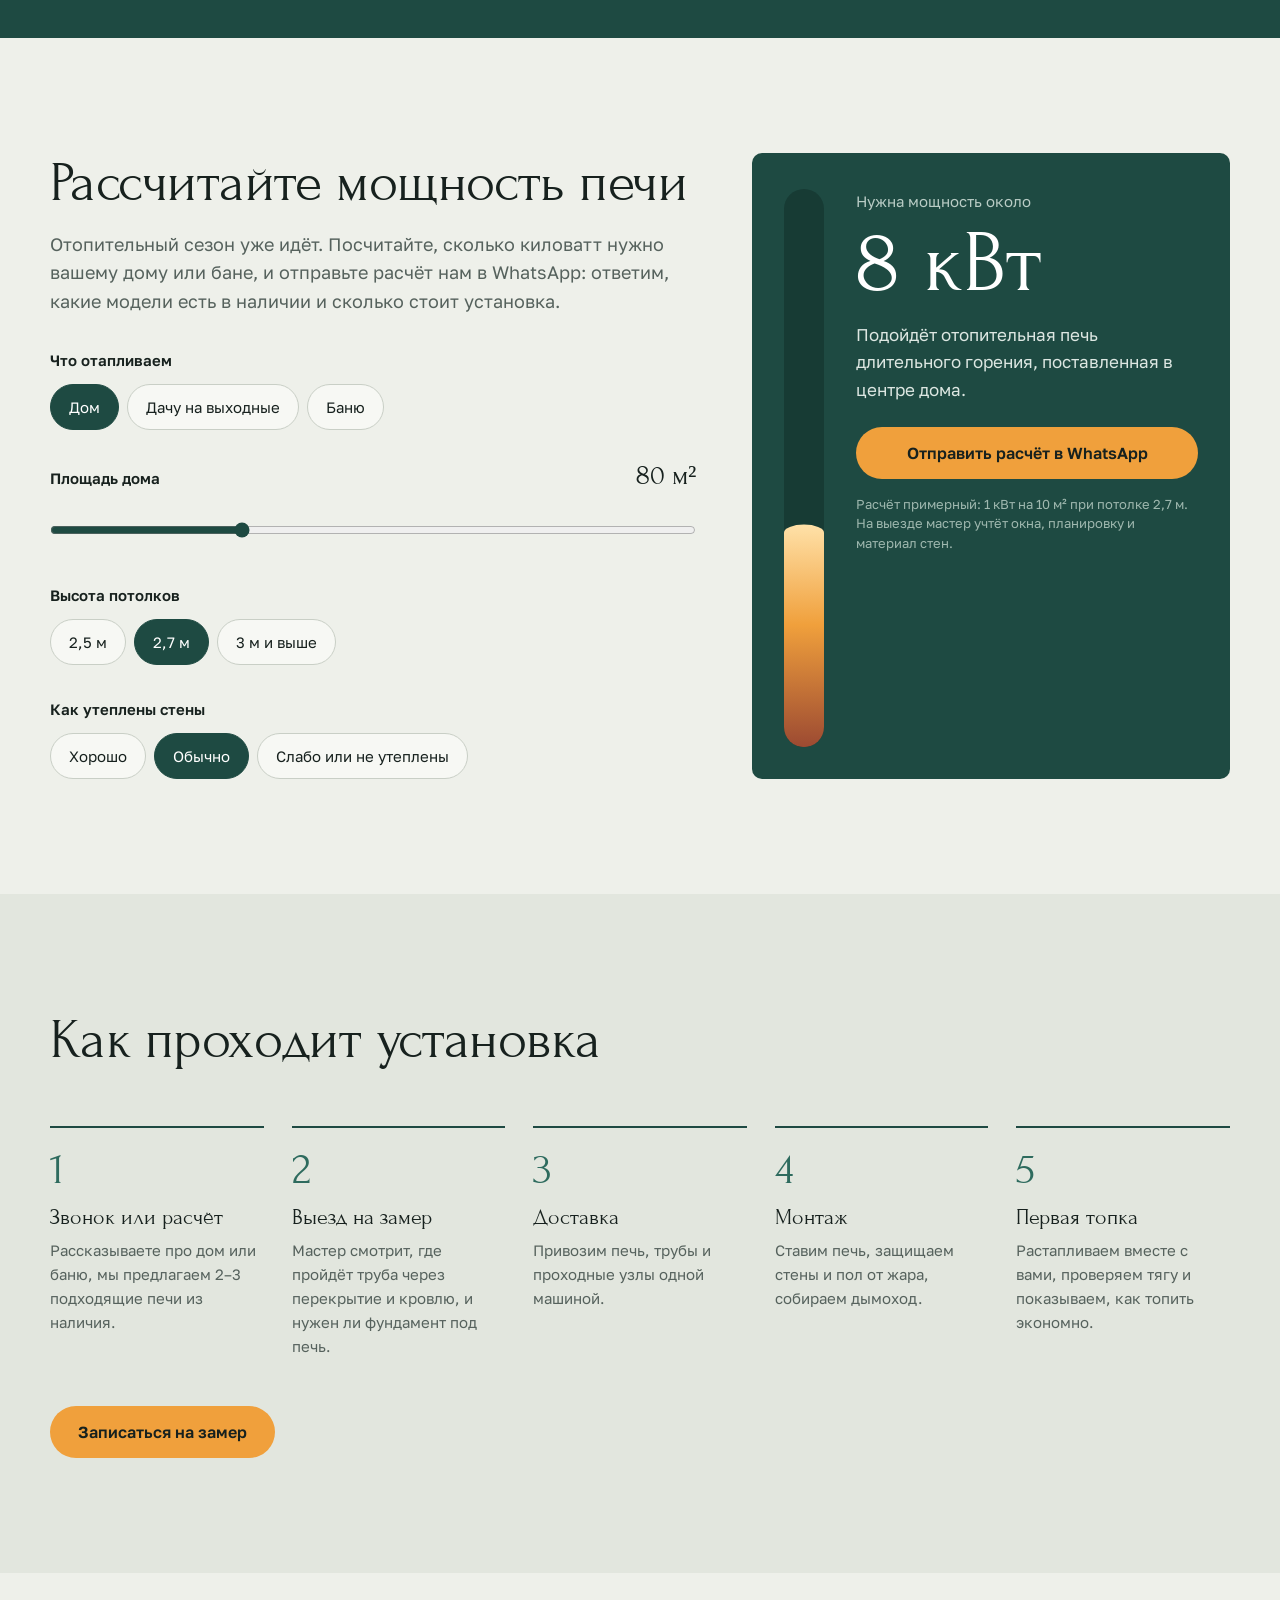
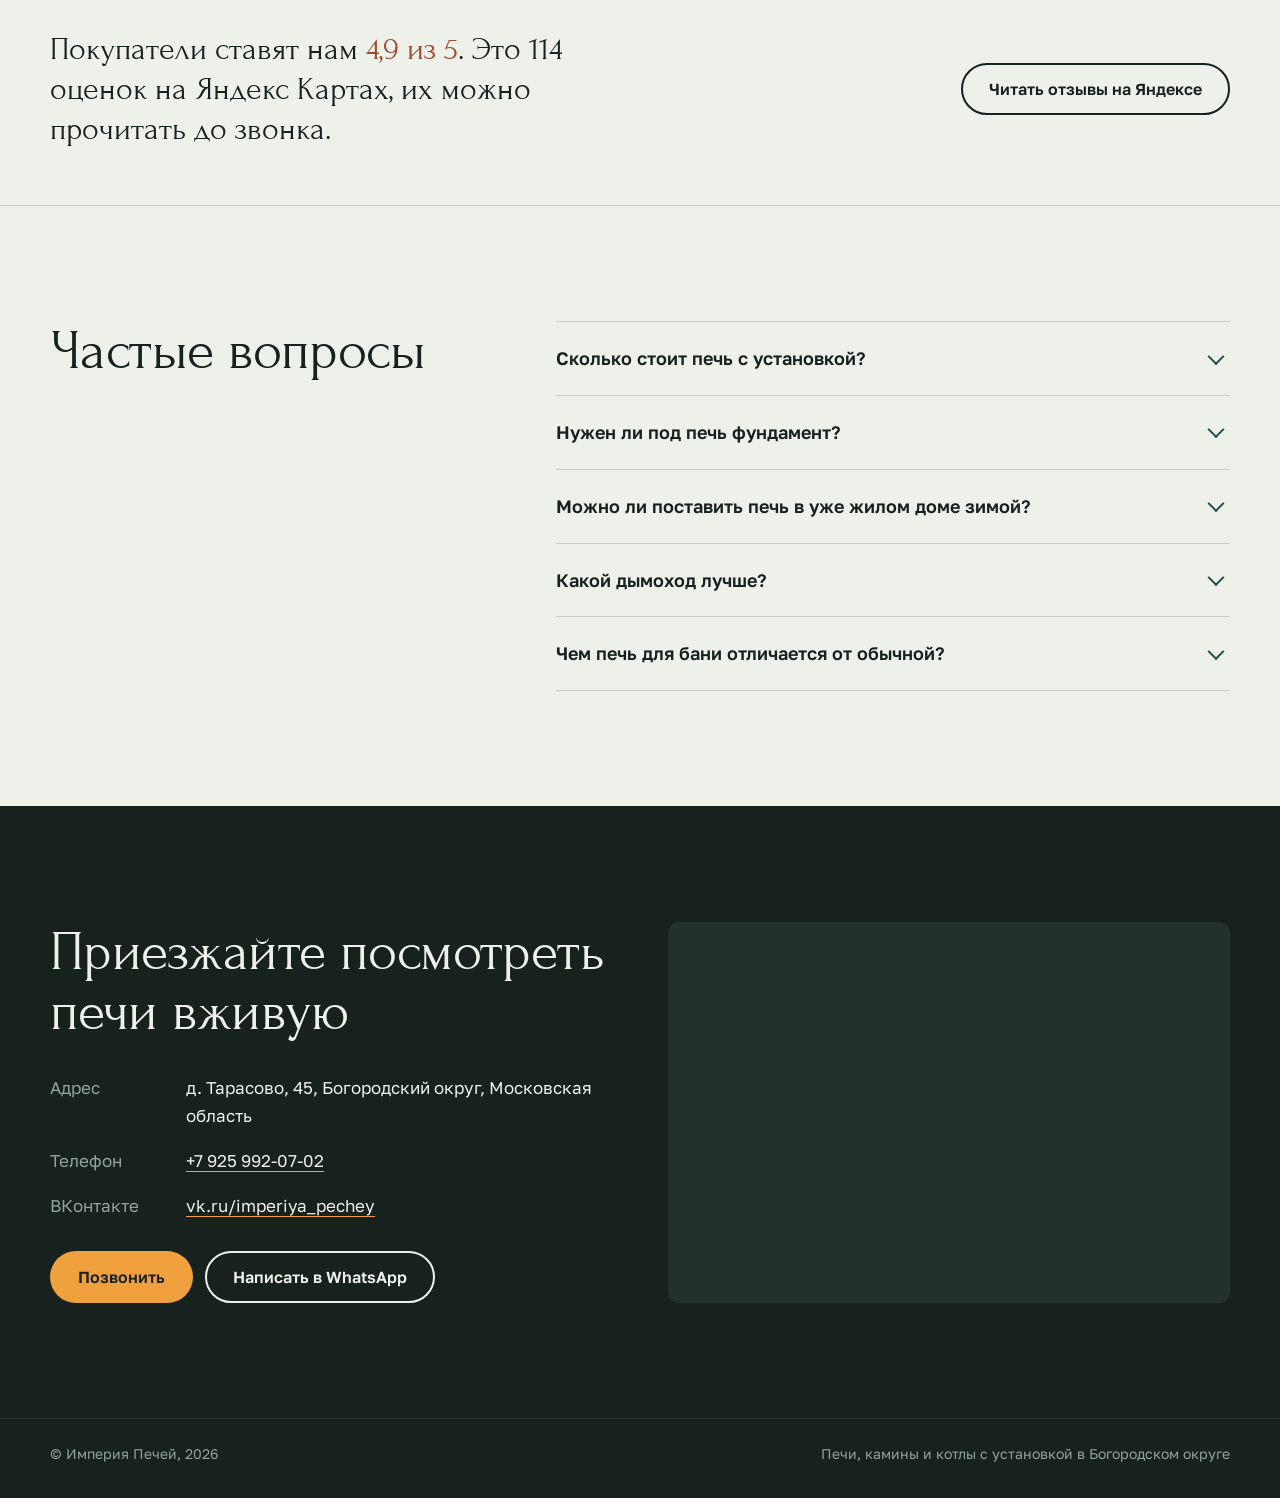
<file: pechi/index.html>
<!doctype html>
<html lang="ru">
<head>
  <meta charset="utf-8">
  <meta name="viewport" content="width=device-width, initial-scale=1, viewport-fit=cover">
  <meta name="robots" content="noindex, nofollow">
  <title>Печи и камины с установкой в Ногинске — Империя Печей</title>
  <meta name="description" content="Печи для дома и дачи, камины, печи для бани и котлы с установкой и дымоходом. Магазин в д. Тарасово, Ногинский округ. Рассчитайте мощность печи онлайн за минуту.">
  <meta name="theme-color" content="#1E4A42">
  <meta property="og:type" content="website">
  <meta property="og:locale" content="ru_RU">
  <meta property="og:title" content="Империя Печей — печи и камины с монтажом под Ногинском">
  <meta property="og:description" content="Подберём печь по метрам дома и поставим её вместе с дымоходом. 4,9 на Яндекс Картах.">
  <link rel="icon" href="data:image/svg+xml,%3Csvg xmlns='http://www.w3.org/2000/svg' viewBox='0 0 32 32'%3E%3Crect width='32' height='32' rx='7' fill='%231E4A42'/%3E%3Cpath d='M16 7c3 4 6 6 6 11a6 6 0 0 1-12 0c0-3 2-5 3-7 0 3 1 4 3 5-1-3 0-6 0-9z' fill='%23F0A03C'/%3E%3C/svg%3E">
  <link rel="preconnect" href="https://fonts.googleapis.com">
  <link rel="preconnect" href="https://fonts.gstatic.com" crossorigin>
  <link href="https://fonts.googleapis.com/css2?family=Forum&family=Golos+Text:wght@400;500;600&display=swap" rel="stylesheet">
  <link rel="stylesheet" href="assets/style.css?v=1">
  <script type="application/ld+json">
  {
    "@context": "https://schema.org",
    "@type": "HomeAndConstructionBusiness",
    "name": "Империя Печей",
    "description": "Печи, камины, печи для бани, котлы. Продажа и монтаж с дымоходом.",
    "telephone": "+7-925-992-07-02",
    "address": {
      "@type": "PostalAddress",
      "streetAddress": "д. Тарасово, 45",
      "addressLocality": "Богородский городской округ",
      "addressRegion": "Московская область",
      "addressCountry": "RU"
    },
    "areaServed": ["Ногинск", "Электросталь", "Старая Купавна", "Богородский городской округ"],
    "sameAs": ["https://vk.ru/imperiya_pechey"],
    "aggregateRating": { "@type": "AggregateRating", "ratingValue": "4.9", "reviewCount": "114" }
  }
  </script>
</head>
<body>
<a class="skip" href="#main">Перейти к содержанию</a>

<header class="header">
  <div class="wrap header-row">
    <a class="logo" href="#top" aria-label="Империя Печей, на главную" translate="no">
      <svg viewBox="0 0 32 32" aria-hidden="true"><rect width="32" height="32" rx="7"/><path d="M16 7c3 4 6 6 6 11a6 6 0 0 1-12 0c0-3 2-5 3-7 0 3 1 4 3 5-1-3 0-6 0-9z"/></svg>
      Империя Печей
    </a>
    <nav class="nav" aria-label="Разделы">
      <a href="#range">Что ставим</a>
      <a href="#calc">Расчёт мощности</a>
      <a href="#steps">Как проходит</a>
      <a href="#faq">Вопросы</a>
      <a href="#contacts">Как добраться</a>
    </nav>
    <a class="header-phone" href="tel:+79259920702">+7 925 992-07-02</a>
  </div>
</header>

<main id="main">

  <section class="hero" id="top">
    <div class="wrap hero-grid">
      <div class="hero-copy">
        <h1>Подберём печь по метрам вашего дома и&nbsp;поставим её вместе с&nbsp;дымоходом</h1>
        <p class="lead">Печи для дома и дачи, камины, банные печи и котлы. Магазин и монтаж в д. Тарасово под Ногинском, выезжаем по Богородскому округу.</p>
        <div class="hero-actions">
          <a class="btn btn-flame" href="#calc">Рассчитать мощность печи</a>
          <a class="btn btn-line" href="tel:+79259920702">Позвонить</a>
        </div>
        <a class="rating" href="https://yandex.ru/maps/?text=%D0%98%D0%BC%D0%BF%D0%B5%D1%80%D0%B8%D1%8F%20%D0%9F%D0%B5%D1%87%D0%B5%D0%B9%20%D0%A2%D0%B0%D1%80%D0%B0%D1%81%D0%BE%D0%B2%D0%BE" target="_blank" rel="noopener">
          <span class="stars" aria-hidden="true">★★★★★</span>
          <span><b>4,9</b> на Яндекс Картах, 114 оценок</span>
        </a>
      </div>

      <figure class="stove" aria-label="Печь в изразцах с горящим огнём в топке">
        <svg class="stove-svg" viewBox="0 0 400 560" aria-hidden="true">
          <defs>
            <linearGradient id="glaze" x1="0" y1="0" x2="1" y2="1">
              <stop offset="0" stop-color="#3C7C6D"/>
              <stop offset=".55" stop-color="#245A4F"/>
              <stop offset="1" stop-color="#173F37"/>
            </linearGradient>
            <radialGradient id="shine" cx=".3" cy=".25" r=".7">
              <stop offset="0" stop-color="#fff" stop-opacity=".28"/>
              <stop offset=".5" stop-color="#fff" stop-opacity="0"/>
            </radialGradient>
            <pattern id="tile" width="56" height="56" patternUnits="userSpaceOnUse">
              <rect x="1.5" y="1.5" width="53" height="53" rx="4" fill="url(#glaze)"/>
              <rect x="1.5" y="1.5" width="53" height="53" rx="4" fill="url(#shine)"/>
              <path d="M28 12c5 6 5 10 0 16-5-6-5-10 0-16zM28 44c-5-6-5-10 0-16 5 6 5 10 0 16zM12 28c6-5 10-5 16 0-6 5-10 5-16 0zM44 28c-6 5-10 5-16 0 6-5 10-5 16 0z" fill="#EEF0EA" fill-opacity=".16"/>
            </pattern>
            <linearGradient id="iron" x1="0" y1="0" x2="0" y2="1">
              <stop offset="0" stop-color="#3a3d3b"/><stop offset="1" stop-color="#1c1e1d"/>
            </linearGradient>
            <radialGradient id="glow" cx=".5" cy=".7" r=".6">
              <stop offset="0" stop-color="#F0A03C" stop-opacity=".55"/>
              <stop offset="1" stop-color="#F0A03C" stop-opacity="0"/>
            </radialGradient>
          </defs>
          <!-- труба -->
          <rect x="176" y="0" width="48" height="96" fill="#2b2e2c"/>
          <rect x="170" y="40" width="60" height="8" rx="2" fill="#3e4240"/>
          <!-- карниз -->
          <rect x="44" y="92" width="312" height="22" rx="3" fill="#163a33"/>
          <rect x="36" y="110" width="328" height="10" rx="2" fill="#12302a"/>
          <!-- тело печи в изразцах -->
          <rect x="56" y="120" width="288" height="392" fill="#d9ddd6"/>
          <rect x="60" y="120" width="280" height="392" fill="url(#tile)"/>
          <!-- топка -->
          <rect x="112" y="250" width="176" height="176" rx="6" fill="url(#iron)"/>
          <rect x="126" y="264" width="148" height="134" rx="3" fill="#120c08"/>
          <rect x="126" y="264" width="148" height="134" rx="3" fill="url(#glow)" class="glow"/>
          <rect x="268" y="318" width="10" height="34" rx="3" fill="#565b58"/>
          <rect x="140" y="406" width="120" height="10" rx="2" fill="#2c2f2d"/>
          <!-- цоколь -->
          <rect x="44" y="512" width="312" height="30" rx="3" fill="#163a33"/>
          <rect x="0" y="542" width="400" height="18" fill="#c9cdc5"/>
        </svg>
        <canvas class="fire" id="fire" aria-hidden="true"></canvas>
        <figcaption>Поводите курсором у дверцы: пламя тянется за воздухом, как при хорошей тяге.</figcaption>
      </figure>
    </div>
  </section>

  <section class="range" id="range">
    <div class="wrap">
      <h2>Что можно купить и установить у нас</h2>
      <p class="section-lead">Привозим, собираем дымоход, ставим печь и делаем первую топку при вас.</p>
      <ul class="range-list">
        <li>
          <h3>Печи для дома и дачи</h3>
          <p>Отопительные печи и печи длительного горения. Одна закладка дров держит тепло всю ночь, если мощность подобрана по площади.</p>
        </li>
        <li>
          <h3>Камины и топки</h3>
          <p>Готовые камины и каминные топки под облицовку. Подскажем, какая топка прогреет гостиную, а какая нужна только для вида огня.</p>
        </li>
        <li>
          <h3>Печи для бани и сауны</h3>
          <p>С закрытой и открытой каменкой, с выносной топкой из предбанника, с баком под горячую воду.</p>
        </li>
        <li>
          <h3>Котлы и дымоходы</h3>
          <p>Твердотопливные котлы, сэндвич-трубы, проходные узлы через потолок и кровлю. Всё, что нужно, чтобы печь работала безопасно.</p>
        </li>
      </ul>
    </div>
  </section>

  <section class="calc" id="calc">
    <div class="wrap calc-grid">
      <div class="calc-form">
        <h2>Рассчитайте мощность печи</h2>
        <p class="section-lead">Отопительный сезон уже идёт. Посчитайте, сколько киловатт нужно вашему дому или бане, и отправьте расчёт нам в WhatsApp: ответим, какие модели есть в наличии и сколько стоит установка.</p>

        <fieldset class="seg" id="kind">
          <legend>Что отапливаем</legend>
          <label><input type="radio" name="kind" value="house" checked><span>Дом</span></label>
          <label><input type="radio" name="kind" value="dacha"><span>Дачу на выходные</span></label>
          <label><input type="radio" name="kind" value="bath"><span>Баню</span></label>
        </fieldset>

        <div class="field">
          <label for="area"><span id="area-label">Площадь дома</span> <output id="area-out" for="area">80 м²</output></label>
          <input type="range" id="area" min="10" max="250" step="5" value="80">
        </div>

        <fieldset class="seg" id="ceil">
          <legend>Высота потолков</legend>
          <label><input type="radio" name="ceil" value="2.5"><span>2,5 м</span></label>
          <label><input type="radio" name="ceil" value="2.7" checked><span>2,7 м</span></label>
          <label><input type="radio" name="ceil" value="3.2"><span>3 м и выше</span></label>
        </fieldset>

        <fieldset class="seg" id="warm">
          <legend>Как утеплены стены</legend>
          <label><input type="radio" name="warm" value="0.85"><span>Хорошо</span></label>
          <label><input type="radio" name="warm" value="1" checked><span>Обычно</span></label>
          <label><input type="radio" name="warm" value="1.3"><span>Слабо или не утеплены</span></label>
        </fieldset>
      </div>

      <aside class="calc-result" aria-live="polite">
        <div class="meter" aria-hidden="true"><i id="meter-fill"></i></div>
        <p class="result-label">Нужна мощность около</p>
        <p class="result-kw"><span id="kw">9</span> кВт</p>
        <p class="result-note" id="advice">Подойдёт отопительная печь длительного горения на одну комнату-центр дома.</p>
        <a class="btn btn-flame btn-wide" id="send" href="https://wa.me/79259920702" target="_blank" rel="noopener">Отправить расчёт в WhatsApp</a>
        <p class="result-small">Расчёт примерный: 1 кВт на 10 м² при потолке 2,7 м. На выезде мастер учтёт окна, планировку и материал стен.</p>
      </aside>
    </div>
  </section>

  <section class="steps" id="steps">
    <div class="wrap">
      <h2>Как проходит установка</h2>
      <ol class="steps-list">
        <li><h3>Звонок или расчёт</h3><p>Рассказываете про дом или баню, мы предлагаем 2–3 подходящие печи из наличия.</p></li>
        <li><h3>Выезд на замер</h3><p>Мастер смотрит, где пройдёт труба через перекрытие и кровлю, и нужен ли фундамент под печь.</p></li>
        <li><h3>Доставка</h3><p>Привозим печь, трубы и проходные узлы одной машиной.</p></li>
        <li><h3>Монтаж</h3><p>Ставим печь, защищаем стены и пол от жара, собираем дымоход.</p></li>
        <li><h3>Первая топка</h3><p>Растапливаем вместе с вами, проверяем тягу и показываем, как топить экономно.</p></li>
      </ol>
      <p class="steps-cta"><a class="btn btn-flame" href="tel:+79259920702">Записаться на замер</a></p>
    </div>
  </section>

  <section class="proof">
    <div class="wrap proof-row">
      <p class="proof-text">Покупатели ставят нам <b>4,9 из 5</b>. Это 114 оценок на Яндекс Картах, их можно прочитать до звонка.</p>
      <a class="btn btn-line" href="https://yandex.ru/maps/?text=%D0%98%D0%BC%D0%BF%D0%B5%D1%80%D0%B8%D1%8F%20%D0%9F%D0%B5%D1%87%D0%B5%D0%B9%20%D0%A2%D0%B0%D1%80%D0%B0%D1%81%D0%BE%D0%B2%D0%BE" target="_blank" rel="noopener">Читать отзывы на Яндексе</a>
    </div>
  </section>

  <section class="faq" id="faq">
    <div class="wrap faq-grid">
      <h2>Частые вопросы</h2>
      <div class="faq-list">
        <details>
          <summary>Сколько стоит печь с установкой?</summary>
          <p>Цена зависит от мощности печи, длины дымохода и того, сколько перекрытий проходит труба. Посчитайте мощность в калькуляторе и отправьте нам: назовём цену печи и монтажа отдельными строками.</p>
        </details>
        <details>
          <summary>Нужен ли под печь фундамент?</summary>
          <p>Под лёгкую стальную или чугунную печь обычно хватает негорючего основания на полу. Отдельный фундамент нужен под тяжёлую печь с кирпичной или каменной облицовкой. Мастер скажет точно на замере.</p>
        </details>
        <details>
          <summary>Можно ли поставить печь в уже жилом доме зимой?</summary>
          <p>Да. Монтаж печи и дымохода идёт без мокрых работ, а отверстия в потолке и кровле закрываются проходными узлами в тот же день.</p>
        </details>
        <details>
          <summary>Какой дымоход лучше?</summary>
          <p>Для большинства домов и бань ставим сэндвич-трубу из нержавеющей стали с утеплителем. Она не даёт конденсата и безопасна там, где труба проходит через деревянные перекрытия.</p>
        </details>
        <details>
          <summary>Чем печь для бани отличается от обычной?</summary>
          <p>Банная печь быстро нагревает камни и воздух в парилке, а отопительная долго и ровно отдаёт тепло. Для бани мощность считают по объёму парилки, а не по площади.</p>
        </details>
      </div>
    </div>
  </section>

  <section class="contacts" id="contacts">
    <div class="wrap contacts-grid">
      <div>
        <h2>Приезжайте посмотреть печи вживую</h2>
        <dl class="contact-list">
          <div><dt>Адрес</dt><dd>д. Тарасово, 45, Богородский округ, Московская область</dd></div>
          <div><dt>Телефон</dt><dd><a href="tel:+79259920702">+7 925 992-07-02</a></dd></div>
          <div><dt>ВКонтакте</dt><dd><a href="https://vk.ru/imperiya_pechey" target="_blank" rel="noopener">vk.ru/imperiya_pechey</a></dd></div>
        </dl>
        <div class="hero-actions">
          <a class="btn btn-flame" href="tel:+79259920702">Позвонить</a>
          <a class="btn btn-line btn-line-light" href="https://wa.me/79259920702" target="_blank" rel="noopener">Написать в WhatsApp</a>
        </div>
      </div>
      <div class="map">
        <iframe title="Империя Печей на карте" src="https://yandex.ru/map-widget/v1/?text=%D0%98%D0%BC%D0%BF%D0%B5%D1%80%D0%B8%D1%8F%20%D0%9F%D0%B5%D1%87%D0%B5%D0%B9%20%D0%A2%D0%B0%D1%80%D0%B0%D1%81%D0%BE%D0%B2%D0%BE&amp;z=12" loading="lazy" allowfullscreen></iframe>
      </div>
    </div>
  </section>

</main>

<footer class="footer">
  <div class="wrap footer-row">
    <span>© Империя Печей, 2026</span>
    <span>Печи, камины и котлы с установкой в Богородском округе</span>
  </div>
</footer>

<div class="mobile-bar">
  <a href="tel:+79259920702">Позвонить</a>
  <a href="https://wa.me/79259920702" target="_blank" rel="noopener">WhatsApp</a>
</div>

<script src="assets/app.js?v=1" defer></script>
</body>
</html>
</file>
<file: ekolife/assets/style.css>
/* ЭкоЛайф — демо-сайт */
:root {
  --bg: #9ea69b;
  --bg-soft: #b4bbb0;
  --ink: #1d2a12;
  --ink-2: #2a3a1c;
  --lime: #dbfb6e;
  --fog: #dfe1da;
  --white: #f5f6f2;
  --muted: rgba(245, 246, 242, .62);
  --glass: rgba(245, 246, 242, .14);
  --glass-line: rgba(245, 246, 242, .28);
  --radius: 22px;
  --font: "Onest", system-ui, -apple-system, "Segoe UI", sans-serif;
  --mono: "JetBrains Mono", ui-monospace, monospace;
  --ease: cubic-bezier(.2, .7, .2, 1);
}

* { box-sizing: border-box; margin: 0; padding: 0; }
html { scroll-behavior: smooth; -webkit-text-size-adjust: 100%; }
body {
  background: var(--bg);
  color: var(--white);
  font: 400 16px/1.55 var(--font);
  -webkit-font-smoothing: antialiased;
  overflow-x: hidden;
}
a { color: inherit; text-decoration: none; }
button { font: inherit; color: inherit; background: none; border: 0; cursor: pointer; }
svg { display: block; }
img, iframe { display: block; max-width: 100%; }
.mono { font-family: var(--mono); font-size: 12px; letter-spacing: .02em; }
.wrap { width: min(1240px, 100% - 64px); margin-inline: auto; }

/* ---------- Кнопки, стекло ---------- */
.btn {
  display: inline-flex; align-items: center; justify-content: center; gap: 10px;
  height: 52px; padding: 0 22px; border-radius: 14px;
  font-weight: 500; font-size: 15px; white-space: nowrap;
  transition: transform .3s var(--ease), background .3s, color .3s;
}
.btn svg, .sq-btn svg, .ds-arrow svg, .ds-link svg, .ds-card i svg {
  width: 18px; height: 18px; fill: none; stroke: currentColor; stroke-width: 2; stroke-linecap: round; stroke-linejoin: round;
}
.btn:hover { transform: translateY(-2px); }
.btn-ink { background: var(--ink); color: var(--white); }
.btn-ink:hover { background: #0f1709; }
.btn-lime { background: var(--lime); color: var(--ink); }
.btn-lime:hover { background: #e8ff96; }
.btn-glass { background: var(--glass); border: 1px solid var(--glass-line); backdrop-filter: blur(14px); -webkit-backdrop-filter: blur(14px); }
.btn-glass:hover { background: rgba(245, 246, 242, .24); }
.btn-wide { width: 100%; }

.glass {
  background: var(--glass);
  border: 1px solid var(--glass-line);
  border-radius: var(--radius);
  backdrop-filter: blur(18px) saturate(1.1);
  -webkit-backdrop-filter: blur(18px) saturate(1.1);
}
.glass-dark {
  background: rgba(245, 246, 242, .06);
  border: 1px solid rgba(245, 246, 242, .12);
  border-radius: var(--radius);
}
.ico {
  display: grid; place-items: center; width: 34px; height: 34px; border-radius: 9px;
  background: var(--lime); color: var(--ink);
}
.ico svg { width: 19px; height: 19px; fill: none; stroke: currentColor; stroke-width: 1.8; stroke-linecap: round; stroke-linejoin: round; }

.tag {
  display: inline-flex; align-items: center; gap: 10px;
  padding: 5px 12px 5px 5px; border-radius: 8px;
  background: rgba(245, 246, 242, .2); font-size: 13px;
  margin-bottom: 18px;
}
.tag .mono { background: rgba(245, 246, 242, .28); padding: 2px 7px; border-radius: 5px; font-size: 11px; }
.tag-dark { background: rgba(245, 246, 242, .08); }
.tag-dark .mono { background: var(--lime); color: var(--ink); }
.tag-plain { background: rgba(29, 42, 18, .08); color: var(--ink); }
.tag-plain .mono { background: var(--ink); color: var(--lime); }

/* ---------- Шапка ---------- */
.header { position: fixed; inset: 0 0 auto; z-index: 50; transition: background .4s, backdrop-filter .4s; }
.header.scrolled { background: rgba(158, 166, 155, .72); backdrop-filter: blur(16px); -webkit-backdrop-filter: blur(16px); }
.header-row { display: flex; align-items: center; justify-content: space-between; height: 84px; transition: height .4s; }
.header.scrolled .header-row { height: 66px; }
.logo { font-family: var(--mono); font-weight: 500; font-size: 21px; letter-spacing: -.02em; }
.logo sup, .ds-bar sup { font-size: .55em; margin-left: 1px; }
.nav { display: flex; gap: 30px; font-size: 14px; }
.nav a { opacity: .78; transition: opacity .2s; }
.nav a:hover { opacity: 1; }
.header-side { display: flex; align-items: center; gap: 16px; }
.header-city { opacity: .78; }
.sq-btn { display: grid; place-items: center; width: 40px; height: 40px; border-radius: 10px; background: var(--ink); color: var(--white); transition: background .3s; }
.sq-btn:hover { background: #0f1709; }
.burger { display: none; width: 40px; height: 40px; border-radius: 10px; background: var(--glass); border: 1px solid var(--glass-line); position: relative; }
.burger i { position: absolute; left: 11px; right: 11px; height: 1.6px; background: currentColor; transition: transform .3s, top .3s; }
.burger i:first-child { top: 15px; } .burger i:last-child { top: 23px; }
.menu-open .burger i:first-child { top: 19px; transform: rotate(45deg); }
.menu-open .burger i:last-child { top: 19px; transform: rotate(-45deg); }

/* ---------- Первый экран ---------- */
.hero { position: relative; min-height: max(760px, 100svh); overflow: hidden; padding: 120px 0 0; }
.hero-word {
  position: absolute; left: 50%; top: 52%; transform: translate(-50%, -50%);
  font-size: 25vw; font-weight: 500; letter-spacing: -.06em; line-height: 1;
  color: rgba(245, 246, 242, .1); white-space: nowrap; pointer-events: none; user-select: none;
}
.hero-grid { position: relative; z-index: 2; display: grid; grid-template-columns: 1fr minmax(300px, 380px) 1fr; gap: 40px; align-items: start; padding-bottom: 170px; }
.hero-left { display: flex; flex-direction: column; gap: 34px; padding-top: 30px; }
.hero h1 { font-size: clamp(26px, 2.35vw, 34px); line-height: 1.17; font-weight: 500; letter-spacing: -.025em; max-width: 430px; }
.hero h1 span, h2 span { color: var(--muted); }
.hero-points { display: flex; flex-wrap: wrap; gap: 10px; }
.hero-why { margin-top: 40px; max-width: 340px; }
.card-why { padding: 18px 20px 22px; }
.card-why b { display: block; font-size: 19px; font-weight: 500; margin: 18px 0 30px; letter-spacing: -.01em; }
.card-why p { font-size: 14px; color: var(--muted); line-height: 1.5; }

.hero-right { display: flex; flex-direction: column; align-items: flex-end; gap: 14px; padding-top: 30px; }
.card-stat { width: min(100%, 240px); padding: 18px 20px 20px; }
.card-stat b { display: block; font-size: 30px; font-weight: 400; letter-spacing: -.03em; margin-bottom: 22px; }
.card-stat p { font-size: 13.5px; color: var(--muted); line-height: 1.45; }
.card-stat-sm b { font-size: 24px; margin-bottom: 14px; }
.rating { margin-top: auto; display: flex; flex-direction: column; align-items: flex-end; gap: 10px; padding-top: 140px; }
.stars { color: #f3c43a; letter-spacing: 2px; font-size: 15px; }
.rating-num { font-size: 13px; margin-top: -30px; margin-right: -2px; display: none; }
.chip { display: inline-flex; align-items: center; gap: 10px; padding: 8px 14px 8px 8px; border-radius: 10px; background: rgba(219, 251, 110, .28); border: 1px solid rgba(219, 251, 110, .45); font-size: 12px; letter-spacing: .03em; text-transform: uppercase; transition: background .3s; }
.rating:hover .chip { background: rgba(219, 251, 110, .45); }
.chip-ico { display: grid; place-items: center; width: 22px; height: 22px; border-radius: 6px; background: var(--lime); color: var(--ink); font-weight: 700; font-size: 12px; }

/* устройство */
.device-wrap { perspective: 1200px; justify-self: center; width: min(100%, max(290px, calc((100svh - 250px) * .484))); }
.device {
  position: relative; aspect-ratio: 9 / 18.6; border-radius: 52px; padding: 11px;
  background: linear-gradient(145deg, #3a3f38, #121510 45%, #2b302a);
  box-shadow: 0 50px 90px -30px rgba(20, 28, 14, .55), inset 0 0 0 1.5px rgba(255, 255, 255, .12);
  transform: rotateY(var(--ry, 0deg)) rotateX(var(--rx, 0deg)) rotateZ(-2deg);
  transition: transform .5s var(--ease);
}
.device::before { content: ""; position: absolute; top: 22px; left: 50%; width: 92px; height: 26px; transform: translateX(-50%); border-radius: 20px; background: #050604; z-index: 3; }
.device-screen { position: relative; height: 100%; border-radius: 42px; overflow: hidden; background: #f4f5f1; display: flex; flex-direction: column; padding: 58px 10px 10px; }
.ds-bar { display: flex; align-items: center; justify-content: space-between; background: #eceee8; border-radius: 12px; padding: 8px 8px 8px 14px; color: var(--ink); font-family: var(--mono); font-size: 13px; margin-bottom: 10px; }
.ds-arrow { display: grid; place-items: center; width: 30px; height: 30px; border-radius: 8px; background: var(--ink); color: #fff; }
.ds-arrow svg { width: 15px; height: 15px; }
.ds-scene { position: relative; flex: 1; border-radius: 16px; overflow: hidden; }
.scene { position: absolute; inset: 0; width: 100%; height: 100%; }
.ds-title { position: absolute; left: 18px; top: 16px; font-size: 25px; line-height: 1.08; color: #fff; letter-spacing: -.02em; text-shadow: 0 2px 18px rgba(29, 42, 18, .35); color: var(--ink); }
.ds-link { position: absolute; left: 18px; top: 92px; display: inline-flex; align-items: center; gap: 8px; color: var(--ink); font-size: 12px; border-bottom: 1px solid rgba(29, 42, 18, .45); padding-bottom: 3px; opacity: .8; }
.ds-link svg { width: 13px; height: 13px; }
.ds-word { position: absolute; left: 10px; bottom: 86px; font-size: 104px; font-weight: 500; letter-spacing: -.06em; line-height: .8; color: #fff; mix-blend-mode: overlay; opacity: .95; pointer-events: none; }
.ds-card { position: absolute; left: 10px; right: 10px; bottom: 10px; display: flex; gap: 12px; align-items: center; padding: 8px; border-radius: 14px; background: rgba(29, 42, 18, .55); backdrop-filter: blur(10px); -webkit-backdrop-filter: blur(10px); color: #fff; }
.ds-card-img { display: grid; place-items: center; width: 62px; height: 62px; border-radius: 10px; background: #eef0ea; flex: none; }
.ds-card-img svg { width: 40px; height: 40px; }
.ds-card-t { display: flex; flex-direction: column; gap: 8px; font-size: 13px; }
.ds-card-t b { font-weight: 500; }
.ds-card-t i { font-style: normal; display: inline-flex; align-items: center; gap: 8px; align-self: flex-start; padding: 5px 10px; border-radius: 7px; background: #fff; color: var(--ink); font-size: 11.5px; }
.ds-card-t i svg { width: 13px; height: 13px; }

/* анимации сцены */
.blades { transform-box: fill-box; transform-origin: bottom; animation: sway 4s ease-in-out infinite; }
.blades.b2 { animation-duration: 5.2s; animation-delay: -1.3s; }
@keyframes sway { 0%, 100% { transform: skewX(0); } 50% { transform: skewX(-6deg); } }
.wave { animation: wave 5s linear infinite; }
@keyframes wave { to { transform: translateX(-80px); } }
.bubbles circle, .bub circle { animation: rise 3.2s ease-in infinite; opacity: 0; }
.bubbles circle:nth-child(2), .bub circle:nth-child(2) { animation-delay: .6s; }
.bubbles circle:nth-child(3), .bub circle:nth-child(3) { animation-delay: 1.2s; }
.bubbles circle:nth-child(4), .bub circle:nth-child(4) { animation-delay: 1.8s; }
.bubbles circle:nth-child(5), .bub circle:nth-child(5) { animation-delay: 2.4s; }
.bub circle:nth-child(6) { animation-delay: .9s; }
@keyframes rise { 0% { transform: translateY(0); opacity: 0; } 15% { opacity: .9; } 100% { transform: translateY(-80px); opacity: 0; } }
.bub circle { animation-name: rise2; }
@keyframes rise2 { 0% { transform: translateY(0); opacity: 0; } 15% { opacity: .9; } 100% { transform: translateY(-170px); opacity: 0; } }

.meadow { position: absolute; left: 0; right: 0; bottom: 0; width: 100%; height: clamp(300px, 44svh, 460px); z-index: 1; pointer-events: none; }
.life { position: absolute; inset: 0; width: 100%; height: 100%; z-index: 3; pointer-events: none; }
.air { position: fixed; inset: 0; width: 100%; height: 100%; z-index: 40; pointer-events: none; }

/* жизнь на экране «телефона» */
.cloud { animation: drift 26s linear infinite; }
.cloud.c2 { animation-duration: 38s; animation-delay: -14s; }
@keyframes drift { from { transform: translateX(-140px); } to { transform: translateX(200px); } }
.sun { filter: drop-shadow(0 0 10px rgba(255, 245, 190, .9)); animation: sun 6s ease-in-out infinite; }
@keyframes sun { 50% { opacity: .75; } }
.sv-bfly { offset-path: path("M60 120 C 110 60, 170 150, 230 90 S 260 40, 150 70 S 40 160, 60 120"); offset-rotate: 0deg; animation: fly 14s linear infinite; }
.sv-wings { transform-box: fill-box; transform-origin: center; animation: flap .22s ease-in-out infinite alternate; }
@keyframes fly { to { offset-distance: 100%; } }
@keyframes flap { to { transform: scaleX(.2); } }

/* ростки над этапами */
.tl::after {
  content: ""; position: absolute; top: -40px; left: -6px; width: 24px; height: 34px;
  background: url("data:image/svg+xml,%3Csvg xmlns='http://www.w3.org/2000/svg' viewBox='0 0 24 34'%3E%3Cpath d='M12 34V14' stroke='%233f7a1b' stroke-width='2.2' stroke-linecap='round'/%3E%3Cpath d='M12 18C12 9 6 5 1 5c0 7 5 12 11 13zM12 14c0-8 5-12 11-12 0 7-4 11-11 12z' fill='%23a6d455'/%3E%3C/svg%3E") bottom / contain no-repeat;
  transform: scale(0); transform-origin: bottom center; transition: transform 1s cubic-bezier(.3, 1.6, .5, 1) .4s;
}
.tl.in::after { transform: scale(1); animation: leafsway 4s ease-in-out 1.4s infinite; }
@keyframes leafsway { 0%, 100% { transform: rotate(-4deg); } 50% { transform: rotate(5deg); } }
.svc:hover .ico { animation: wiggle .6s ease; }
@keyframes wiggle { 30% { transform: rotate(-12deg) scale(1.1); } 60% { transform: rotate(8deg) scale(1.1); } }

/* ---------- Бегущая строка ---------- */
.ticker { background: var(--ink); color: var(--white); overflow: hidden; padding: 18px 0; position: relative; z-index: 3; }
.ticker-track { display: flex; align-items: center; gap: 34px; width: max-content; animation: tick 34s linear infinite; font-size: 15px; }
.ticker-track i { width: 8px; height: 8px; border-radius: 50%; background: var(--lime); flex: none; }
@keyframes tick { to { transform: translateX(-50%); } }

/* ---------- Секции ---------- */
.section { padding: 130px 0; position: relative; }
.section-tight { padding: 0 0 130px; }
.section-soft { background: var(--bg-soft); }
.section-ink { background: var(--ink); }
.sec-head { margin-bottom: 56px; max-width: 860px; }
.sec-head-row { max-width: none; display: flex; justify-content: space-between; align-items: flex-end; gap: 40px; }
.sec-head-row > div { max-width: 720px; }
h2 { font-size: clamp(32px, 4.2vw, 58px); line-height: 1.04; font-weight: 500; letter-spacing: -.035em; }
.section-ink h2 span { color: rgba(245, 246, 242, .45); }
.sec-lead { max-width: 360px; color: var(--muted); font-size: 15.5px; }

/* как работает */
.how { display: grid; grid-template-columns: 380px 1fr; gap: 40px; align-items: stretch; }
.how-steps { list-style: none; display: flex; flex-direction: column; gap: 10px; }
.how-steps li { display: flex; gap: 16px; padding: 18px 20px; border-radius: 18px; cursor: pointer; border: 1px solid transparent; transition: background .35s, border-color .35s; }
.how-steps li .mono { flex: none; width: 30px; height: 24px; display: grid; place-items: center; border-radius: 6px; background: rgba(245, 246, 242, .22); }
.how-steps b { font-weight: 500; font-size: 18px; letter-spacing: -.01em; }
.how-steps p { font-size: 14px; color: var(--muted); max-height: 0; overflow: hidden; opacity: 0; transition: max-height .5s var(--ease), opacity .4s, margin .4s; }
.how-steps li.active { background: var(--glass); border-color: var(--glass-line); }
.how-steps li.active .mono { background: var(--lime); color: var(--ink); }
.how-steps li.active p { max-height: 90px; opacity: 1; margin-top: 6px; }
.how-visual { position: relative; padding: 14px; overflow: hidden; }
.station { width: 100%; height: auto; border-radius: 14px; }
.station .ch { transition: opacity .5s; }
.station.has-active .ch { opacity: .38; }
.station.has-active .ch.on { opacity: 1; }
.station .hl rect { opacity: 0; transition: opacity .4s; }
.station .hl rect.on { opacity: 1; }
.outflow { stroke-dasharray: 14 10; animation: flow 1.2s linear infinite; }
@keyframes flow { to { stroke-dashoffset: -24; } }
.how-cap { position: absolute; left: 30px; bottom: 30px; display: inline-flex; align-items: center; gap: 10px; padding: 9px 14px; border-radius: 10px; background: rgba(29, 42, 18, .7); backdrop-filter: blur(10px); font-size: 14px; }
.dot { width: 8px; height: 8px; border-radius: 50%; background: var(--lime); box-shadow: 0 0 0 4px rgba(219, 251, 110, .25); animation: pulse 2s infinite; }
@keyframes pulse { 50% { box-shadow: 0 0 0 8px rgba(219, 251, 110, 0); } }

/* калькулятор */
.calc { display: grid; grid-template-columns: 1fr 440px; gap: 40px; }
.calc-form { display: flex; flex-direction: column; gap: 34px; }
.field-top { display: flex; justify-content: space-between; align-items: baseline; margin-bottom: 18px; }
.field-top label, .field-label { font-size: 15px; color: rgba(245, 246, 242, .75); }
.field-label { margin-bottom: 14px; }
.field-top output { font-size: 34px; color: var(--lime); font-family: var(--font); font-weight: 500; letter-spacing: -.03em; line-height: 1; }
input[type=range] { -webkit-appearance: none; appearance: none; width: 100%; height: 6px; border-radius: 6px; background: linear-gradient(to right, var(--lime) var(--p, 27%), rgba(245, 246, 242, .14) var(--p, 27%)); outline: none; }
input[type=range]::-webkit-slider-thumb { -webkit-appearance: none; width: 26px; height: 26px; border-radius: 50%; background: var(--lime); border: 6px solid var(--ink); box-shadow: 0 0 0 1px var(--lime); cursor: grab; }
input[type=range]::-moz-range-thumb { width: 16px; height: 16px; border-radius: 50%; background: var(--lime); border: 6px solid var(--ink); box-shadow: 0 0 0 1px var(--lime); cursor: grab; }
.range-marks { display: flex; justify-content: space-between; margin-top: 10px; color: rgba(245, 246, 242, .4); }
.seg { display: grid; grid-template-columns: 1fr 1fr; gap: 6px; padding: 6px; border-radius: 14px; background: rgba(245, 246, 242, .06); border: 1px solid rgba(245, 246, 242, .1); }
.seg-4 { grid-template-columns: repeat(4, 1fr); }
.seg button { height: 46px; border-radius: 10px; font-size: 14px; color: rgba(245, 246, 242, .75); transition: background .25s, color .25s; padding: 0 8px; }
.seg button:hover { background: rgba(245, 246, 242, .08); }
.seg button.on { background: var(--lime); color: var(--ink); font-weight: 500; }
.check { display: flex; align-items: center; gap: 14px; cursor: pointer; font-size: 15px; color: rgba(245, 246, 242, .8); }
.check input { position: absolute; opacity: 0; }
.check span { width: 24px; height: 24px; border-radius: 7px; border: 1.5px solid rgba(245, 246, 242, .35); display: grid; place-items: center; transition: background .2s, border-color .2s; }
.check input:checked + span { background: var(--lime); border-color: var(--lime); }
.check input:checked + span::after { content: ""; width: 10px; height: 6px; border-left: 2px solid var(--ink); border-bottom: 2px solid var(--ink); transform: rotate(-45deg) translate(1px, -1px); }
.check input:focus-visible + span { outline: 2px solid var(--lime); outline-offset: 2px; }
.calc-result { padding: 30px; display: flex; flex-direction: column; gap: 22px; position: sticky; top: 90px; align-self: start; }
.res-label { color: var(--lime); }
.res-model { font-size: 24px; line-height: 1.2; font-weight: 500; letter-spacing: -.02em; margin-top: -12px; }
.res-row { display: grid; grid-template-columns: 1fr 1fr; gap: 10px; }
.res-row > div { padding: 14px; border-radius: 12px; background: rgba(245, 246, 242, .06); display: flex; flex-direction: column; gap: 6px; }
.res-row .mono, .res-price .mono { color: rgba(245, 246, 242, .5); font-size: 11px; }
.res-row b { font-weight: 500; font-size: 17px; }
.res-price { padding-top: 20px; border-top: 1px solid rgba(245, 246, 242, .12); display: flex; flex-direction: column; gap: 4px; }
.res-price b { font-size: 46px; font-weight: 500; letter-spacing: -.04em; line-height: 1.05; color: var(--lime); }
.res-incl { list-style: none; display: flex; flex-direction: column; gap: 8px; font-size: 14px; color: rgba(245, 246, 242, .75); }
.res-incl li { display: flex; gap: 10px; align-items: center; }
.res-incl li::before { content: ""; width: 6px; height: 6px; border-radius: 50%; background: var(--lime); flex: none; }
.res-note { font-size: 12.5px; color: rgba(245, 246, 242, .45); }

/* услуги */
.services { display: grid; grid-template-columns: repeat(4, 1fr); gap: 16px; }
.svc { padding: 22px; display: flex; flex-direction: column; min-height: 330px; transition: transform .4s var(--ease), background .4s; }
.svc:hover { transform: translateY(-6px); background: rgba(245, 246, 242, .22); }
.svc h3 { font-size: 21px; font-weight: 500; letter-spacing: -.02em; margin: 60px 0 12px; }
.svc p { font-size: 14px; color: var(--muted); }
.svc-price { margin-top: auto; padding-top: 22px; color: var(--ink); font-size: 13px; }

/* цены */
.plans { display: grid; grid-template-columns: repeat(3, 1fr); gap: 16px; }
.plan { position: relative; padding: 28px; border-radius: var(--radius); background: rgba(245, 246, 242, .2); border: 1px solid rgba(245, 246, 242, .35); display: flex; flex-direction: column; gap: 22px; }
.plan-top { display: flex; justify-content: space-between; align-items: center; }
.plan-top .mono { padding: 4px 9px; border-radius: 6px; background: rgba(29, 42, 18, .1); color: var(--ink); }
.plan-ppl { font-size: 14px; color: rgba(29, 42, 18, .7); }
.plan-price { font-size: 36px; font-weight: 500; letter-spacing: -.035em; color: var(--ink); }
.plan ul { list-style: none; display: flex; flex-direction: column; gap: 10px; color: rgba(29, 42, 18, .8); font-size: 15px; margin-bottom: 8px; }
.plan li { display: flex; gap: 10px; }
.plan li::before { content: "+"; font-family: var(--mono); color: var(--ink); }
.plan .btn { margin-top: auto; }
.plan .btn-glass { color: var(--ink); border-color: rgba(29, 42, 18, .2); background: rgba(245, 246, 242, .4); }
.plan-hot { background: var(--lime); border-color: var(--lime); transform: translateY(-14px); box-shadow: 0 40px 70px -40px rgba(29, 42, 18, .6); }
.plan-hot .plan-top .mono { background: var(--ink); color: var(--lime); }
.plan-badge { position: absolute; top: -12px; right: 24px; padding: 5px 10px; border-radius: 7px; background: var(--ink); color: var(--lime); }

/* этапы */
.timeline { display: grid; grid-template-columns: repeat(5, 1fr); gap: 0; border-top: 1px solid rgba(245, 246, 242, .35); }
.tl { padding: 26px 22px 0 0; position: relative; }
.tl::before { content: ""; position: absolute; top: -6px; left: 0; width: 11px; height: 11px; border-radius: 50%; background: var(--lime); box-shadow: 0 0 0 4px var(--bg); }
.tl .mono { opacity: .6; }
.tl b { display: block; font-size: 22px; font-weight: 500; letter-spacing: -.02em; margin: 10px 0 8px; }
.tl p { font-size: 14px; color: var(--muted); }

/* доверие */
.trust { display: grid; grid-template-columns: auto 1fr auto; gap: 50px; align-items: center; padding: 40px 46px; background: var(--fog); border-color: transparent; color: var(--ink); }
.trust-score { display: flex; flex-direction: column; align-items: center; }
.trust-score b { font-size: 96px; font-weight: 500; letter-spacing: -.06em; line-height: .9; }
.trust-text .tag { margin-bottom: 12px; }
.trust-text h3 { font-size: 26px; font-weight: 500; letter-spacing: -.02em; margin-bottom: 8px; }
.trust-text p { color: rgba(29, 42, 18, .7); max-width: 560px; font-size: 15px; }
.trust .btn svg { width: 16px; height: 16px; }

/* FAQ */
.faq-grid { display: grid; grid-template-columns: 1fr 1.3fr; gap: 60px; align-items: start; }
.faq-grid .sec-head { position: sticky; top: 110px; }
.faq { display: flex; flex-direction: column; gap: 10px; }
.faq details { padding: 0 24px; border-radius: 18px; transition: background .3s; }
.faq details[open] { background: rgba(245, 246, 242, .22); }
.faq summary { list-style: none; cursor: pointer; padding: 22px 34px 22px 0; font-size: 17px; font-weight: 500; position: relative; }
.faq summary::-webkit-details-marker { display: none; }
.faq summary::after { content: ""; position: absolute; right: 0; top: 50%; width: 22px; height: 22px; margin-top: -11px; border-radius: 6px; background: var(--ink) url("data:image/svg+xml,%3Csvg xmlns='http://www.w3.org/2000/svg' viewBox='0 0 24 24' fill='none' stroke='%23dbfb6e' stroke-width='2.4' stroke-linecap='round'%3E%3Cpath d='M12 6v12M6 12h12'/%3E%3C/svg%3E") center / 14px no-repeat; transition: transform .3s; }
.faq details[open] summary::after { transform: rotate(45deg); }
.faq details p { padding: 0 0 22px; color: var(--muted); font-size: 15px; max-width: 620px; }

/* контакты */
.contacts { display: grid; grid-template-columns: 1.1fr 1fr; gap: 40px 50px; }
.contacts-info h2 { margin-bottom: 40px; }
.c-list { display: flex; flex-direction: column; border-top: 1px solid rgba(245, 246, 242, .12); }
.c-list a { display: flex; justify-content: space-between; align-items: baseline; gap: 20px; padding: 18px 0; border-bottom: 1px solid rgba(245, 246, 242, .12); transition: color .25s; }
.c-list a:hover { color: var(--lime); }
.c-list .mono { color: rgba(245, 246, 242, .45); }
.c-list b { font-weight: 500; font-size: 19px; text-align: right; }
.c-social { display: flex; flex-wrap: wrap; gap: 8px; margin-top: 24px; }
.pill { padding: 10px 16px; border-radius: 10px; border: 1px solid rgba(245, 246, 242, .2); font-size: 14px; transition: background .25s, color .25s, border-color .25s; }
.pill:hover { background: var(--lime); color: var(--ink); border-color: var(--lime); }
.c-form { padding: 30px; display: flex; flex-direction: column; gap: 16px; align-self: start; }
.c-form h3 { font-size: 24px; font-weight: 500; letter-spacing: -.02em; margin-bottom: 4px; }
.c-form label { display: flex; flex-direction: column; gap: 7px; font-size: 13px; color: rgba(245, 246, 242, .55); }
.c-form input, .c-form textarea { font: inherit; font-size: 16px; color: var(--white); background: rgba(245, 246, 242, .06); border: 1px solid rgba(245, 246, 242, .14); border-radius: 12px; padding: 14px 16px; outline: none; resize: vertical; transition: border-color .25s, background .25s; }
.c-form input:focus, .c-form textarea:focus { border-color: var(--lime); background: rgba(245, 246, 242, .1); }
.c-form input::placeholder, .c-form textarea::placeholder { color: rgba(245, 246, 242, .3); }
.form-note { font-size: 12px; color: rgba(245, 246, 242, .4); }
.map { grid-column: 1 / -1; height: 380px; overflow: hidden; padding: 0; }
.map iframe { width: 100%; height: 100%; border: 0; filter: grayscale(.55) contrast(1.02); }

/* подвал */
.footer { position: relative; background: var(--ink); color: var(--white); padding: 20px 0 30px; overflow: hidden; }
.foot-stage { position: relative; }
.foot-meadow { position: absolute; left: calc(50% - 50vw); bottom: -14px; width: 100vw; height: 62%; pointer-events: none; }
.foot-life { position: absolute; inset: 0; width: 100%; height: 100%; pointer-events: none; z-index: 2; }
.foot-row { position: relative; z-index: 3; }
.foot-word { font-size: 18.5vw; font-weight: 500; letter-spacing: -.065em; line-height: .85; color: var(--lime); white-space: nowrap; margin-left: -.06em; }
.foot-word sup { font-size: .18em; vertical-align: top; position: relative; top: .4em; }
.foot-row { display: flex; flex-wrap: wrap; justify-content: space-between; gap: 12px 30px; margin-top: 30px; padding-top: 22px; border-top: 1px solid rgba(245, 246, 242, .12); font-size: 13px; color: rgba(245, 246, 242, .55); }
.foot-demo { color: var(--lime); }

.mbar { display: none; }

/* ---------- Появление ---------- */
.reveal { opacity: 0; transform: translateY(26px); transition: opacity .9s var(--ease), transform .9s var(--ease); }
.reveal[data-d="1"] { transition-delay: .1s; } .reveal[data-d="2"] { transition-delay: .2s; }
.reveal[data-d="3"] { transition-delay: .3s; } .reveal[data-d="4"] { transition-delay: .4s; }
.reveal.in { opacity: 1; transform: none; }
.device-wrap.reveal { transform: translateY(60px) scale(.96); }
.device-wrap.reveal.in { transform: none; }

/* ---------- Адаптив ---------- */
@media (max-width: 1100px) {
  .nav { display: none; }
  .burger { display: block; }
  .menu-open .nav {
    display: flex; flex-direction: column; gap: 4px; position: fixed; top: 74px; left: 16px; right: 16px;
    padding: 12px; border-radius: 18px; background: rgba(29, 42, 18, .92); backdrop-filter: blur(16px); -webkit-backdrop-filter: blur(16px);
  }
  .menu-open .nav a { padding: 14px; font-size: 17px; opacity: 1; border-radius: 10px; }
  .menu-open .nav a:active { background: rgba(245, 246, 242, .08); }
  .hero-grid { grid-template-columns: 1fr 320px; }
  .hero-right { grid-column: 1; flex-direction: row; flex-wrap: wrap; align-items: stretch; padding-top: 0; }
  .hero-right .card-stat { width: auto; flex: 1 1 200px; }
  .rating { padding-top: 0; align-items: flex-start; width: 100%; }
  .device-wrap { grid-row: 1 / span 2; grid-column: 2; }
  .how { grid-template-columns: 1fr; }
  .calc { grid-template-columns: 1fr; }
  .calc-result { position: static; }
  .services { grid-template-columns: repeat(2, 1fr); }
  .timeline { grid-template-columns: repeat(3, 1fr); row-gap: 40px; }
  .faq-grid { grid-template-columns: 1fr; gap: 0; }
  .faq-grid .sec-head { position: static; }
  .trust { grid-template-columns: auto 1fr; }
  .trust .btn { grid-column: 1 / -1; justify-self: start; }
}

@media (max-width: 760px) {
  .wrap { width: calc(100% - 32px); }
  .header-row { height: 68px; }
  .header-city { display: none; }
  .hero { padding-top: 92px; min-height: 0; }
  .hero-word { top: 30%; font-size: 34vw; }
  .hero-grid { grid-template-columns: 1fr; gap: 26px; padding-bottom: 120px; }
  .hero-left { display: contents; }
  .hero h1 { font-size: 27px; padding-top: 6px; order: 1; }
  .hero-points { order: 2; }
  .hero-points .btn { flex: 1 1 100%; }
  .hero-why { margin-top: 0; order: 5; max-width: none; }
  .device-wrap { order: 3; grid-row: auto; grid-column: auto; width: min(86%, 330px); margin: 10px auto 0; }
  .hero-right { order: 4; }
  .device { border-radius: 46px; }
  .device-screen { border-radius: 37px; }
  .hero-right { grid-column: auto; }
  .hero-right .card-stat { flex: 1 1 140px; }
  .card-stat b { font-size: 26px; margin-bottom: 14px; }
  .section { padding: 84px 0; }
  .section-tight { padding: 0 0 84px; }
  .sec-head { margin-bottom: 36px; }
  .sec-head-row { flex-direction: column; align-items: flex-start; gap: 18px; }
  h2 { font-size: 32px; }
  .how-steps li.active p { max-height: 140px; }
  .how-cap { left: 22px; bottom: 22px; font-size: 13px; }
  .seg-4 { grid-template-columns: 1fr 1fr; }
  .calc-result { padding: 22px; }
  .res-price b { font-size: 40px; }
  .services, .plans { grid-template-columns: 1fr; }
  .svc { min-height: 0; }
  .svc h3 { margin-top: 30px; }
  .plan-hot { transform: none; }
  .timeline { grid-template-columns: 1fr; border-top: 0; border-left: 1px solid rgba(245, 246, 242, .35); row-gap: 28px; margin-left: 6px; }
  .tl { padding: 0 0 0 24px; }
  .tl::before { top: 4px; left: -6px; }
  .trust { grid-template-columns: 1fr; gap: 22px; padding: 28px 22px; }
  .trust-score { align-items: flex-start; }
  .trust-score b { font-size: 76px; }
  .faq details { padding: 0 18px; }
  .faq summary { font-size: 16px; }
  .contacts { grid-template-columns: 1fr; }
  .c-list a { flex-direction: column; gap: 4px; }
  .c-list b { text-align: left; font-size: 18px; }
  .c-form { padding: 22px; }
  .map { height: 300px; }
  .footer { padding-bottom: 96px; }
  .mbar {
    display: grid; grid-template-columns: 1fr 1.4fr; gap: 8px; position: fixed; left: 12px; right: 12px;
    bottom: calc(12px + env(safe-area-inset-bottom)); z-index: 60; padding: 6px; border-radius: 16px;
    background: rgba(29, 42, 18, .9); backdrop-filter: blur(14px); -webkit-backdrop-filter: blur(14px);
    transform: translateY(140%); transition: transform .5s var(--ease);
  }
  .mbar.show { transform: none; }
  .mbar a { display: grid; place-items: center; height: 48px; border-radius: 11px; font-weight: 500; font-size: 15px; }
  .mbar-main { background: var(--lime); color: var(--ink); }
}


@media (max-width: 760px) {
  .meadow { height: 250px; }
  .hero-grid { padding-bottom: 190px; }
  .foot-meadow { height: 70%; }
}
</file>
<file: ekolife/assets/fx.css>
/* ЭкоЛайф — вылет телефона, эффект при наведении, оптимизация */

/* ---------- Плавность: дешёвые слои вместо дорогих эффектов ---------- */
/* тень рисуется отдельным неподвижным слоем, а не вместе с телефоном */
/* в покое телефон стоит ровно (transform: none) — так браузер рисует его пиксель в пиксель, без размытия */
.device { transition: none; transform: none; box-shadow: inset 0 0 0 1.5px rgba(255, 255, 255, .12); }
.device-wrap.landed { animation: none; opacity: 1; }
.device-wrap::before {
  content: ""; position: absolute; left: 10%; right: 10%; bottom: 2%; height: 55%;
  border-radius: 60px; box-shadow: 0 50px 90px -30px rgba(20, 28, 14, .55); pointer-events: none;
}
/* ---------- Сцена на экране телефона ----------
   Картинка (SVG) неподвижна и рисуется один раз. Всё, что движется, — HTML-слои поверх неё,
   их анимирует видеокарта через transform/opacity. Коробка повторяет пропорции картинки 300×440
   и «накрывает» экран как object-fit: cover, поэтому слои совпадают с рисунком. */
.ds-scene { container-type: size; }
.scene-box {
  --w: max(100cqw, calc(100cqh * 300 / 440));
  position: absolute; width: var(--w); height: calc(var(--w) * 440 / 300);
  left: calc((100cqw - var(--w)) / 2); top: calc((100cqh - var(--w) * 440 / 300) / 2);
  container-type: size;
}
.scene-box > .scene { position: absolute; inset: 0; width: 100%; height: 100%; }
.sc-sun {
  position: absolute; left: 82%; top: 6.36%; width: 10.67%; aspect-ratio: 1; border-radius: 50%;
  background: #f8f3c4; box-shadow: 0 0 14px 4px rgba(255, 245, 190, .8);
  animation: scSun 6s ease-in-out infinite; transition: scale .6s cubic-bezier(.16, 1, .3, 1);
}
@keyframes scSun { 50% { opacity: .78; } }
.sc-cloud { position: absolute; animation: scDrift 26s linear infinite; }
.sc-cloud svg { display: block; width: 100%; height: auto; }
.sc-c1 { left: 55.3%; top: 10.7%; width: 22.7%; opacity: .85; }
.sc-c2 { left: 21.3%; top: 5.2%; width: 17.3%; opacity: .6; animation-duration: 38s; animation-delay: -14s; }
@keyframes scDrift { from { transform: translate3d(-47cqw, 0, 0); } to { transform: translate3d(67cqw, 0, 0); } }
/* бак: тот же прямоугольник, что и на рисунке (x70 y250 160×135, скругление 30) */
.sc-tank { position: absolute; left: 23.33%; top: 56.82%; width: 53.33%; height: 30.68%; border-radius: 18.75% / 22.2%; overflow: hidden; }
.sc-tank::before, .sc-tank::after { content: ""; position: absolute; top: 8.9%; bottom: 7%; border-left: 1.5px dashed rgba(244, 245, 241, .55); z-index: 2; }
.sc-tank::before { left: 33.1%; } .sc-tank::after { left: 66.9%; }
.sc-water {
  position: absolute; left: 0; right: 0; top: 29.6%; height: 110%;
  background: linear-gradient(rgba(219, 251, 110, .55), rgba(143, 191, 58, .35) 60%);
  transition: transform 1s cubic-bezier(.16, 1, .3, 1);
}
.sc-wave {
  position: absolute; left: 0; bottom: 100%; width: 200%; height: 6px;
  background: url("data:image/svg+xml,%3Csvg xmlns='http://www.w3.org/2000/svg' viewBox='0 0 40 6' preserveAspectRatio='none'%3E%3Cpath d='M0 6V3q10-4 20 0t20 0v3z' fill='%23dbfb6e' fill-opacity='.55'/%3E%3C/svg%3E") 0 0 / 20px 6px repeat-x;
  animation: scWave 3s linear infinite;
}
@keyframes scWave { to { transform: translate3d(-50%, 0, 0); } }
.sc-bub { position: absolute; bottom: 6%; width: 2.2%; aspect-ratio: 1; border-radius: 50%; background: #fff; opacity: 0; animation: scRise 3.2s ease-in infinite; z-index: 1; }
.sc-bub:nth-of-type(1) { left: 43.8%; width: 3.6%; }
.sc-bub:nth-of-type(2) { left: 51.2%; animation-delay: .6s; }
.sc-bub:nth-of-type(3) { left: 56.2%; width: 3.2%; animation-delay: 1.2s; }
.sc-bub:nth-of-type(4) { left: 47.5%; width: 2%; animation-delay: 1.8s; }
.sc-bub:nth-of-type(5) { left: 61.2%; width: 2.6%; animation-delay: 2.4s; }
@keyframes scRise { 0% { transform: translate3d(0, 0, 0); opacity: 0; } 15% { opacity: .9; } 100% { transform: translate3d(0, -18cqh, 0); opacity: 0; } }
/* бабочка: путь по небу из точек, крылья машут отдельно */
.sc-bfly { position: absolute; left: 0; top: 0; width: 9.3%; animation: scFly 14s ease-in-out infinite; }
.sc-wings { display: block; width: 100%; height: auto; animation: scFlap .22s ease-in-out infinite alternate; }
@keyframes scFly {
  0%   { transform: translate3d(16cqw, 25cqh, 0); }
  16%  { transform: translate3d(33cqw, 17cqh, 0); }
  33%  { transform: translate3d(53cqw, 28cqh, 0); }
  50%  { transform: translate3d(73cqw, 18cqh, 0); }
  66%  { transform: translate3d(57cqw, 11cqh, 0); }
  83%  { transform: translate3d(36cqw, 21cqh, 0); }
  100% { transform: translate3d(16cqw, 25cqh, 0); }
}
@keyframes scFlap { to { transform: scaleX(.2); } }
/* наведение: вода поднимается, солнце растёт, пузырьки быстрее */
.hot .sc-water { transform: translate3d(0, -18%, 0); }
.hot .sc-sun { scale: 1.35; }
.hot .sc-bub { animation-duration: 1.4s; }
.ds-card { backdrop-filter: none; -webkit-backdrop-filter: none; background: rgba(29, 42, 18, .78); }
.ds-word { mix-blend-mode: normal; }
.hero .glass { backdrop-filter: blur(8px); -webkit-backdrop-filter: blur(8px); }
/* карточка над анимированным лугом — без размытия, иначе оно пересчитывается каждый кадр */
.hero .card-why { backdrop-filter: none; -webkit-backdrop-filter: none; background: rgba(245, 246, 242, .2); }
.meadow, .life, .foot-meadow, .foot-life { transform: translateZ(0); }

/* первый экран появляется по очереди, пока летит телефон */
.hero .reveal { transition-delay: .35s; }
.hero .reveal[data-d="1"] { transition-delay: .5s; }
.hero .reveal[data-d="2"] { transition-delay: .65s; }
.hero .reveal[data-d="3"] { transition-delay: .8s; }

/* ---------- Вылет телефона ---------- */
.device-wrap { position: relative; opacity: 0; }
.device-wrap.launch { animation: phoneIn 1.6s cubic-bezier(.2, .75, .25, 1) forwards; }
@keyframes phoneIn {
  0%   { opacity: 0; transform: perspective(1200px) translateY(75vh) rotateX(70deg) rotateZ(-32deg) scale(.5); }
  12%  { opacity: 1; }
  62%  { transform: perspective(1200px) translateY(-38px) rotateX(-12deg) rotateZ(6deg) scale(1.05); }
  82%  { transform: perspective(1200px) translateY(9px) rotateX(3deg) rotateZ(-1.5deg) scale(.99); }
  100% { opacity: 1; transform: none; }
}
/* экран «включается» после приземления */
.device-screen::after {
  content: ""; position: absolute; inset: 0; z-index: 6; border-radius: inherit; pointer-events: none;
  background: radial-gradient(circle at 50% 45%, #2b3a1d, #070a05 70%);
  transition: opacity .9s ease 1.05s;
}
.launch .device-screen::after { opacity: 0; }
.ds-title, .ds-link, .ds-card, .ds-word, .ds-bar { opacity: 0; transform: translateY(14px); transition: opacity .7s, transform .9s cubic-bezier(.2, .8, .2, 1); }
.launch .ds-bar { opacity: 1; transform: none; transition-delay: 1.35s; }
.launch .ds-title { opacity: 1; transform: none; transition-delay: 1.45s; }
.launch .ds-link { opacity: .8; transform: none; transition-delay: 1.55s; }
.launch .ds-word { opacity: .85; transform: none; transition-delay: 1.65s; }
.launch .ds-card { opacity: 1; transform: none; transition-delay: 1.75s; }
/* кольцо-волна при приземлении */
.land-ring {
  position: absolute; left: 50%; bottom: -24px; width: 120%; height: 70px; margin-left: -60%;
  border-radius: 50%; border: 2px solid rgba(219, 251, 110, .9); box-shadow: 0 0 30px rgba(219, 251, 110, .6);
  opacity: 0; transform: scale(.2); pointer-events: none;
}
.launch .land-ring { animation: ring 1.3s cubic-bezier(.2, .7, .3, 1) .95s; }
@keyframes ring { 0% { opacity: 1; transform: scale(.2); } 100% { opacity: 0; transform: scale(2.6); } }

/* ---------- Наведение на телефон: только разовые переходы, без бесконечных анимаций ---------- */
.pops { position: absolute; inset: 0; z-index: 5; pointer-events: none; }
/* Плашки двигаются только через transform и opacity — это анимирует видеокарта, 60 кадров.
   Масштаб почти не меняем (.92 → 1), чтобы текст не перерисовывался в конце анимации.
   Уход — быстрее и мягче, в обратном порядке. */
.pop {
  position: absolute; display: inline-flex; align-items: center; gap: 9px;
  padding: 11px 15px; border-radius: 13px; white-space: nowrap;
  background: #f5f6f2; color: var(--ink); font-size: 14px; font-weight: 500;
  box-shadow: 0 12px 24px -14px rgba(20, 30, 10, .5);
  opacity: 0; transform: translate3d(var(--fx), var(--fy), 0) scale(.92) rotate(var(--r, 0deg));
  transition: opacity .32s cubic-bezier(.4, 0, 1, 1), transform .45s cubic-bezier(.55, 0, .75, .2);
  will-change: transform, opacity; backface-visibility: hidden;
}
.p4 { transition-delay: 0s; } .p3 { transition-delay: .03s; } .p2 { transition-delay: .06s; } .p1 { transition-delay: .09s; }
.pop::before { content: ""; width: 8px; height: 8px; border-radius: 50%; background: #7fb43a; box-shadow: 0 0 0 4px rgba(127, 180, 58, .22); }
.pop b { color: #4f8a22; font-weight: 600; }
.p1 { top: 10%; right: 97%; --fx: 56px; --fy: 14px; --r: -4deg; }
.p2 { top: 30%; left: 97%; --fx: -56px; --fy: 8px; --r: 4deg; }
.p3 { top: 56%; right: 99%; --fx: 56px; --fy: -8px; --r: 3deg; }
.p4 { top: 76%; left: 96%; --fx: -56px; --fy: -14px; --r: -3deg; }
.hot .pop {
  opacity: 1; transform: translate3d(0, 0, 0) scale(1) rotate(0deg);
  transition: opacity .4s cubic-bezier(0, 0, .2, 1), transform .75s cubic-bezier(.16, 1, .3, 1);
}
.hot .p1 { transition-delay: 0s; } .hot .p2 { transition-delay: .06s; } .hot .p3 { transition-delay: .12s; } .hot .p4 { transition-delay: .18s; }

.sv-bloom g { transform-box: fill-box; transform-origin: 50% 100%; transform: scale(0); transition: transform .6s cubic-bezier(.3, 1.7, .5, 1) var(--d); }
.hot .sv-bloom g { transform: scale(1); }
.sv-spark path { transform-box: fill-box; transform-origin: center; transform: scale(0) rotate(0); transition: transform .5s cubic-bezier(.3, 1.6, .5, 1); }
.hot .sv-spark path { transform: scale(1) rotate(45deg); }
.hot .sv-spark path:nth-child(2) { transition-delay: .1s; }
.hot .sv-spark path:nth-child(3) { transition-delay: .2s; }
.tank-glow { opacity: 0; transition: opacity .5s; }
.hot .tank-glow { opacity: .5; }
.water-lvl { transition: transform 1s cubic-bezier(.2, .8, .2, 1); }
.hot .water-lvl { transform: translateY(-26px); }
.sun { transform-box: fill-box; transform-origin: center; transition: transform .6s; }
.hot .sun { transform: scale(1.35); }

@media (max-width: 1100px) {
  .p1, .p3 { right: auto; left: -8%; }
  .p2, .p4 { left: auto; right: -8%; }
  .pop { font-size: 13px; padding: 9px 12px; }
}

/* ---------- Подвал: слово растёт из луга ---------- */
.foot-stage { position: relative; font-size: 18.5vw; padding: .14em 0 .2em; }
.foot-word { position: relative; z-index: 1; font-size: 1em; }
.foot-back, .foot-meadow { position: absolute; left: calc(50% - 50vw); bottom: 0; width: 100vw; pointer-events: none; }
.foot-back { height: 1.02em; z-index: 0; }
.foot-meadow { height: .72em; z-index: 2; }
.foot-row { margin-top: 0; }

/* ---------- «Как работает»: шаги не меняют высоту ----------
   Раньше описание активного шага раскрывалось, а остальные сворачивались, — блок менял высоту
   и страница под ним прыгала. Теперь все описания всегда на месте, активный шаг просто ярче. */
.how-steps p { max-height: none; overflow: visible; opacity: .5; margin-top: 6px; transition: opacity .4s; }
.how-steps li.active p { max-height: none; opacity: 1; }
.how-steps li { -webkit-tap-highlight-color: transparent; }
</file>
<file: lora/assets/style.css>
/* Лора мебель — демо. Тёплая «журнальная» эстетика: крем, терракота, засечки */
:root{
  --bg:#f2ebe1; --bg2:#e9e0d3; --card:#fbf7f1; --ink:#2b221c; --ink2:#6d6157; --line:#d9cdbd;
  --terra:#c2633d; --terra2:#a9512f; --olive:#6f7452;
  --r:22px; --sh:0 30px 60px -30px rgba(60,40,25,.35);
  --serif:'Fraunces',Georgia,serif; --sans:'Manrope',system-ui,sans-serif;
}
*{box-sizing:border-box;margin:0;padding:0}
html{scroll-behavior:smooth;-webkit-text-size-adjust:100%}
body{background:var(--bg);color:var(--ink);font:400 16px/1.6 var(--sans);overflow-x:hidden;-webkit-font-smoothing:antialiased}
a{color:inherit;text-decoration:none}
button{font:inherit;color:inherit;background:none;border:0;cursor:pointer}
img,svg{display:block;max-width:100%}
.wrap{width:min(1240px,100% - 48px);margin:0 auto}
h1,h2,h3{font-family:var(--serif);font-weight:400;letter-spacing:-.02em;line-height:1.05}
h1 em,h2 em{font-style:italic;color:var(--terra)}
.eyebrow{display:inline-flex;align-items:center;gap:10px;font-size:12px;font-weight:600;letter-spacing:.14em;text-transform:uppercase;color:var(--ink2)}
.eyebrow .dot{width:8px;height:8px;border-radius:50%;background:var(--terra);box-shadow:0 0 0 4px rgba(194,99,61,.15)}

/* ---------- кнопки ---------- */
.btn{display:inline-flex;align-items:center;justify-content:center;gap:10px;height:54px;padding:0 26px;border-radius:999px;font-weight:600;font-size:15px;transition:transform .25s cubic-bezier(.2,.8,.2,1),background .25s,box-shadow .25s;white-space:nowrap}
.btn-main{background:var(--ink);color:var(--bg)}
.btn-main:hover{background:var(--terra);transform:translateY(-2px);box-shadow:0 14px 30px -12px rgba(194,99,61,.6)}
.btn-main .arr{transition:transform .25s}
.btn-main:hover .arr{transform:translateX(4px)}
.btn-ghost{border:1.5px solid var(--ink);}
.btn-ghost:hover{background:var(--ink);color:var(--bg)}

/* ---------- шапка ---------- */
.hdr{position:fixed;inset:0 0 auto;z-index:50;transition:background .3s,box-shadow .3s}
.hdr.scrolled{background:rgba(242,235,225,.92);box-shadow:0 1px 0 var(--line)}
.hdr-in{display:flex;align-items:center;gap:32px;height:76px}
.logo{display:flex;align-items:center;gap:10px;font-family:var(--serif);font-size:22px}
.logo i{font-style:italic;color:var(--terra);margin-left:4px}
.logo-mark{display:grid;place-items:center;width:36px;height:36px;border-radius:10px;background:var(--terra);color:var(--bg);font-size:20px}
.nav{display:flex;gap:28px;margin-left:auto;font-size:14px;font-weight:500}
.nav a{position:relative}
.nav a::after{content:"";position:absolute;left:0;right:0;bottom:-4px;height:1.5px;background:var(--terra);transform:scaleX(0);transform-origin:left;transition:transform .3s}
.nav a:hover::after{transform:scaleX(1)}
.hdr-phone{font-weight:700;font-size:15px}
.burger{display:none;width:44px;height:44px;border-radius:50%;border:1.5px solid var(--ink);position:relative}
.burger i{position:absolute;left:13px;right:13px;height:1.5px;background:var(--ink);transition:transform .3s}
.burger i:first-child{top:18px}.burger i:last-child{top:24px}
.menu-open .burger i:first-child{transform:translateY(3px) rotate(45deg)}
.menu-open .burger i:last-child{transform:translateY(-3px) rotate(-45deg)}

/* ---------- hero ---------- */
.hero{padding:120px 0 40px;position:relative}
.hero-grid{display:grid;grid-template-columns:1fr 1.15fr;gap:48px;align-items:center;min-height:calc(100svh - 160px)}
.hero h1{font-size:clamp(44px,5.6vw,84px);margin:22px 0 24px}
.lead{font-size:18px;color:var(--ink2);max-width:520px}
.hero-cta{display:flex;flex-wrap:wrap;gap:12px;margin:34px 0 30px}
.rating{display:inline-flex;align-items:center;gap:10px;font-size:14px;color:var(--ink2);padding:10px 16px 10px 12px;border-radius:999px;background:var(--card);box-shadow:0 1px 0 var(--line)}
.rating b{font-family:var(--serif);font-size:22px;color:var(--ink);font-weight:600}
.stars{color:#e0a43a;letter-spacing:1px}

.hero-text>*{opacity:0;transform:translateY(24px);animation:up .9s cubic-bezier(.2,.8,.2,1) forwards}
.hero-text>:nth-child(2){animation-delay:.08s}.hero-text>:nth-child(3){animation-delay:.16s}
.hero-text>:nth-child(4){animation-delay:.24s}.hero-text>:nth-child(5){animation-delay:.32s}
@keyframes up{to{opacity:1;transform:none}}

.hero-stage{position:relative;aspect-ratio:1/1.02;border-radius:32px;overflow:hidden;background:#e7dccd;box-shadow:var(--sh)}
.stage-wall{position:absolute;inset:0;background:
  radial-gradient(120% 70% at 70% 0%,#f6efe5 0%,transparent 60%),
  linear-gradient(#ece2d4 0 78%,#d8c7b1 78% 100%)}
.stage-wall::after{content:"";position:absolute;left:0;right:0;top:78%;bottom:0;background:repeating-linear-gradient(90deg,transparent 0 119px,rgba(80,55,35,.12) 119px 120px)}
/* кухня — отдельный слой: при прокрутке видеокарта просто сдвигает его, не перерисовывая */
.hero-kitchen{position:absolute;left:5%;right:5%;bottom:14%;top:14%;will-change:transform;contain:layout paint}
.cfg-canvas,.sc-pic{will-change:transform;contain:layout paint}
.hero-kitchen svg{width:100%;height:100%}
.swatch-float{position:absolute;left:50%;bottom:22px;transform:translateX(-50%);display:flex;gap:8px;padding:8px;border-radius:999px;background:rgba(251,247,241,.88);box-shadow:0 10px 30px -12px rgba(60,40,25,.35)}
.swatch-float button,.swatches button{width:30px;height:30px;border-radius:50%;background:var(--s);box-shadow:inset 0 0 0 1px rgba(0,0,0,.12);transition:transform .25s cubic-bezier(.2,.8,.2,1),box-shadow .25s}
.swatch-float button:hover,.swatches button:hover{transform:scale(1.12)}
.swatch-float button.on,.swatches button.on{box-shadow:inset 0 0 0 1px rgba(0,0,0,.12),0 0 0 3px var(--card),0 0 0 5px var(--ink)}
.swatches button.wood,.swatch-float button[data-c=oak]{background:repeating-linear-gradient(100deg,#c49a6c 0 3px,#b2885b 3px 5px,#c8a073 5px 9px)}
.stage-hint{position:absolute;top:20px;left:24px;font-size:12px;letter-spacing:.08em;text-transform:uppercase;color:var(--ink2);opacity:.75}

/* ---------- кухня (SVG) ---------- */
.k{--fa:#efe7da;--fg:0;--tp:#c49a6c;--tg:1;--tv:0;--ts:0;--hd:#2b2b2b;overflow:visible}
.k .f{fill:var(--fa);transition:fill .7s ease}
.k .fg{opacity:var(--fg);transition:opacity .7s ease}
.k .tp{fill:var(--tp);transition:fill .7s ease}
.k .tg{opacity:var(--tg);transition:opacity .7s ease}
.k .tv{opacity:var(--tv);transition:opacity .7s ease}
.k .hd{fill:var(--hd);transition:fill .5s}
.k .seam{fill:none;stroke:rgba(0,0,0,.16);stroke-width:.5}
/* наведение ловит неподвижный .hit, сами фасады курсор не трогают — без дрожания */
.k .hit{fill:transparent;pointer-events:all;cursor:pointer}
/* пока страница листается, шкафчики не реагируют на курсор — иначе их анимация рвёт прокрутку */
.is-scrolling .k .hit{pointer-events:none}
.k .door,.k .drw{pointer-events:none}
.k .door{transform-box:fill-box;transform-origin:left center;transition:transform .7s cubic-bezier(.3,1.3,.5,1)}
.k .door.r{transform-origin:right center}
.k .slot:hover .door,.k .slot.open .door{transform:scaleX(.14)}
.k .drw{transition:transform .5s cubic-bezier(.3,1.3,.5,1)}
.k .slot:hover .drw{transform:translateY(1.6px)}
.k .mod{animation:drop .9s cubic-bezier(.2,1.2,.4,1) both;animation-delay:calc(var(--i)*70ms)}
.k.noanim .mod{animation:none}
@keyframes drop{from{opacity:0;transform:translateY(-26px)}to{opacity:1;transform:none}}

/* ---------- ticker ---------- */
.ticker{overflow:hidden;border-block:1px solid var(--line);padding:18px 0;margin-top:20px}
.ticker-in{display:flex;gap:48px;width:max-content;animation:tick 40s linear infinite}
.ticker span{font-family:var(--serif);font-size:24px;font-style:italic;white-space:nowrap;display:flex;align-items:center;gap:48px}
.ticker span::after{content:"✦";font-style:normal;font-size:14px;color:var(--terra)}
@keyframes tick{to{transform:translateX(-50%)}}

/* ---------- секции ---------- */
section{padding:110px 0}
.sec-head{margin-bottom:48px;max-width:760px}
.sec-head h2{font-size:clamp(34px,4.2vw,58px);margin-top:14px}
.sec-sub{color:var(--ink2);font-size:17px;margin-top:16px;max-width:620px}
.reveal{opacity:0;transform:translateY(30px);transition:opacity .9s cubic-bezier(.2,.8,.2,1),transform .9s cubic-bezier(.2,.8,.2,1)}
.reveal.in{opacity:1;transform:none}

/* ---------- конструктор ---------- */
.build{background:var(--bg2)}
.cfg{display:grid;grid-template-columns:1.35fr 1fr;gap:24px;align-items:start}
.cfg-view{position:sticky;top:96px;background:radial-gradient(90% 60% at 50% 10%,#efe6da,transparent 70%),linear-gradient(#e3d6c5 0 80%,#c9b398 80%);border-radius:var(--r);padding:36px 30px 22px;box-shadow:var(--sh)}
.cfg-canvas{aspect-ratio:16/10.5;display:grid;place-items:end center}
.cfg-canvas svg{width:100%;height:100%}
.cfg-meta{display:flex;align-items:center;gap:16px;margin-top:16px;padding:12px 14px;border-radius:16px;background:rgba(251,247,241,.85)}
.plan{width:76px;height:56px;flex:none}
.plan svg{width:100%;height:100%}
.plan .pl{fill:var(--terra);transition:all .5s}
.cfg-dims b{font-family:var(--serif);font-size:26px;display:block;line-height:1}
.cfg-dims span{font-size:13px;color:var(--ink2)}

.cfg-panel{background:var(--card);border-radius:var(--r);padding:28px;display:grid;gap:24px;box-shadow:0 1px 0 var(--line)}
.ctrl-h{display:flex;justify-content:space-between;align-items:baseline;font-size:13px;font-weight:600;letter-spacing:.06em;text-transform:uppercase;color:var(--ink2);margin-bottom:12px}
.ctrl-h output{font-family:var(--serif);text-transform:none;letter-spacing:0;font-size:17px;color:var(--ink);font-weight:400}
.seg{display:flex;flex-wrap:wrap;gap:6px;background:var(--bg);padding:5px;border-radius:16px}
.seg button{flex:1 1 auto;padding:10px 12px;border-radius:12px;font-size:14px;font-weight:500;transition:background .25s,color .25s,box-shadow .25s}
.seg button:hover{background:rgba(255,255,255,.6)}
.seg button.on{background:var(--ink);color:var(--bg)}
.seg-2{display:grid;grid-template-columns:1fr 1fr}
.seg-2 button{text-align:left;padding:10px 14px;line-height:1.25}
.seg-2 small{display:block;font-size:11px;opacity:.6;font-weight:500}
.swatches{display:flex;flex-wrap:wrap;gap:12px}
.swatches button{width:38px;height:38px}
.tops{display:grid;grid-template-columns:repeat(4,1fr);gap:8px}
.tops button{display:grid;gap:6px;justify-items:center;font-size:12px;font-weight:500;padding:8px 4px;border-radius:14px;transition:background .25s}
.tops button i{width:100%;height:30px;border-radius:9px;box-shadow:inset 0 0 0 1px rgba(0,0,0,.1)}
.tops button.on{background:var(--bg);box-shadow:inset 0 0 0 1.5px var(--ink)}
.t-oak{background:repeating-linear-gradient(100deg,#c79d6f 0 3px,#b88d60 3px 5px,#cfa77a 5px 10px)}
.t-concrete{background:radial-gradient(circle at 30% 40%,#b3aea6 0 2px,transparent 3px) 0 0/9px 9px,#a39e96}
.t-marble{background:linear-gradient(115deg,transparent 40%,#c9c4bb 41% 42%,transparent 43% 70%,#d3cec6 71% 72%,transparent 73%),#efede8}
.t-black{background:radial-gradient(circle at 60% 30%,#3c3c3c 0 1px,transparent 2px) 0 0/7px 7px,#232323}
input[type=range]{-webkit-appearance:none;appearance:none;width:100%;height:6px;border-radius:9px;background:linear-gradient(var(--terra),var(--terra)) 0/var(--p,50%) 100% no-repeat,var(--line);outline:none}
input[type=range]::-webkit-slider-thumb{-webkit-appearance:none;width:26px;height:26px;border-radius:50%;background:var(--card);border:2px solid var(--ink);box-shadow:0 4px 12px rgba(0,0,0,.15);cursor:grab}
input[type=range]::-moz-range-thumb{width:24px;height:24px;border-radius:50%;background:var(--card);border:2px solid var(--ink);cursor:grab}
.ctrl-row{display:flex;flex-wrap:wrap;gap:12px 24px}
.tgl{display:flex;align-items:center;gap:10px;font-size:14px;font-weight:500;cursor:pointer}
.tgl input{position:absolute;opacity:0;pointer-events:none}
.tgl i{width:42px;height:24px;border-radius:99px;background:var(--line);position:relative;transition:background .25s}
.tgl i::after{content:"";position:absolute;top:3px;left:3px;width:18px;height:18px;border-radius:50%;background:#fff;transition:transform .3s cubic-bezier(.3,1.4,.5,1)}
.tgl input:checked+i{background:var(--terra)}
.tgl input:checked+i::after{transform:translateX(18px)}
.price{display:flex;align-items:center;justify-content:space-between;gap:16px;flex-wrap:wrap;padding:20px;margin:0 -8px -8px;border-radius:18px;background:var(--ink);color:var(--bg)}
.price-l,.price-s{font-size:12px;opacity:.65;letter-spacing:.04em}
.price-v{font-family:var(--serif);font-size:30px;line-height:1.15;margin:2px 0}
.price .btn-main{background:var(--terra);color:#fff}
.price .btn-main:hover{background:#fff;color:var(--ink)}

/* ---------- стили ---------- */
.style-grid{display:grid;grid-template-columns:repeat(4,1fr);gap:18px}
.style-card{text-align:left;border-radius:var(--r);background:var(--card);overflow:hidden;box-shadow:0 1px 0 var(--line);transition:transform .45s cubic-bezier(.2,.8,.2,1),box-shadow .45s}
.style-card:hover{transform:translateY(-8px);box-shadow:var(--sh)}
.sc-pic{aspect-ratio:4/3.2;background:linear-gradient(#ece2d4 0 80%,#d8c7b1 80%);padding:18px 14px 10%;display:grid;place-items:end center}
.sc-pic svg{width:100%;height:auto}
.sc-txt{padding:18px 20px 22px}
.sc-txt b{font-family:var(--serif);font-weight:400;font-size:24px;display:block}
.sc-txt span{font-size:13px;color:var(--ink2)}

/* ---------- материалы ---------- */
.mat-grid{display:grid;grid-template-columns:.9fr 1.1fr;gap:60px}
.mat-list{display:grid;grid-template-columns:1fr 1fr;gap:16px}
.mat{background:var(--card);border-radius:var(--r);padding:26px;box-shadow:0 1px 0 var(--line);transition:transform .4s cubic-bezier(.2,.8,.2,1)}
.mat:hover{transform:translateY(-4px)}
.mat-tier{display:flex;gap:4px;margin-bottom:18px}
.mat-tier i{width:22px;height:6px;border-radius:9px;background:var(--terra)}
.mat-tier i.off{background:var(--line)}
.mat h3{font-size:28px;margin-bottom:10px}
.mat p{font-size:14.5px;color:var(--ink2);margin-bottom:18px}
.mat span{font-weight:700;font-size:15px}

/* ---------- как работаем ---------- */
.how{background:var(--ink);color:var(--bg)}
.how .eyebrow{color:rgba(242,235,225,.6)}
.steps{list-style:none;display:grid;grid-template-columns:repeat(5,1fr);gap:0;border-top:1px solid rgba(242,235,225,.18)}
.steps li{padding:28px 22px 10px 0;position:relative}
.steps li::before{content:"";position:absolute;top:-5px;left:0;width:9px;height:9px;border-radius:50%;background:var(--terra)}
.st-n{font-family:var(--serif);font-size:54px;font-style:italic;color:var(--terra);display:block;line-height:1;margin-bottom:18px}
.steps b{font-size:18px;display:block;margin-bottom:8px}
.steps p{font-size:14px;color:rgba(242,235,225,.65)}

/* ---------- доверие ---------- */
.trust-in{display:grid;grid-template-columns:.8fr 1.2fr;gap:40px;align-items:center}
.trust-big{background:var(--card);border-radius:28px;padding:40px;text-align:center;box-shadow:var(--sh)}
.trust-big>b{font-family:var(--serif);font-size:110px;line-height:1;font-weight:300;display:block}
.trust-big .stars{font-size:22px}
.trust-big p{color:var(--ink2);margin:14px 0 24px}
.trust-list{display:grid;gap:4px}
.trust-list>div{padding:24px 0;border-bottom:1px solid var(--line)}
.trust-list b{font-family:var(--serif);font-weight:400;font-size:28px;display:block;margin-bottom:6px}
.trust-list p{color:var(--ink2)}

/* ---------- FAQ ---------- */
.faq{background:var(--bg2)}
.faq-grid{display:grid;grid-template-columns:.8fr 1.2fr;gap:60px}
.faq-list details{border-bottom:1px solid var(--line);padding:22px 0}
.faq-list summary{list-style:none;cursor:pointer;font-family:var(--serif);font-size:22px;display:flex;justify-content:space-between;gap:20px}
.faq-list summary::-webkit-details-marker{display:none}
.faq-list summary::after{content:"+";font-family:var(--sans);font-size:26px;line-height:1;color:var(--terra);transition:transform .3s}
.faq-list details[open] summary::after{transform:rotate(45deg)}
.faq-list p{color:var(--ink2);margin-top:12px;max-width:640px}

/* ---------- контакты ---------- */
.cont-grid{display:grid;grid-template-columns:1fr 1fr;gap:24px}
.cont-card{background:var(--card);border-radius:28px;padding:40px;box-shadow:0 1px 0 var(--line)}
.cont-card h2{font-size:clamp(30px,3.4vw,46px);margin:14px 0 28px}
.form{display:grid;gap:10px}
.form input,.form textarea{font:inherit;width:100%;padding:16px 18px;border-radius:14px;border:1.5px solid var(--line);background:var(--bg);color:var(--ink);outline:none;transition:border-color .25s;resize:vertical}
.form input:focus,.form textarea:focus{border-color:var(--ink)}
.form .btn{margin-top:6px}
.form small{font-size:12px;color:var(--ink2)}
.cont-lines{display:grid;grid-template-columns:1fr 1fr;gap:18px;margin-top:30px;padding-top:26px;border-top:1px solid var(--line)}
.cont-lines span{display:block;font-size:12px;color:var(--ink2);letter-spacing:.06em;text-transform:uppercase}
.cont-lines b{font-weight:600}
.cont-lines a:hover b{color:var(--terra)}
.map{position:relative;border-radius:28px;overflow:hidden;min-height:460px;background:var(--bg2)}
.map iframe{position:absolute;inset:0;width:100%;height:100%;border:0;display:block}

/* ---------- футер ---------- */
.foot{background:var(--ink);color:var(--bg);padding:80px 0 30px;overflow:hidden}
.foot-word{font-family:var(--serif);font-size:15vw;line-height:1;letter-spacing:-.04em;white-space:nowrap;text-align:center;width:100vw;margin-left:calc(50% - 50vw);padding-bottom:.06em}
/* курсив выходит за свою рамку справа — даём «ь» место, иначе её обрезает */
.foot-word i{color:var(--terra);padding-right:.08em}
.foot-row{display:flex;justify-content:space-between;gap:20px;flex-wrap:wrap;font-size:13px;opacity:.6;margin-top:40px}

.mbar{display:none}

/* ---------- адаптив ---------- */
@media (max-width:1100px){
  .hero-grid,.cfg,.mat-grid,.trust-in,.faq-grid,.cont-grid{grid-template-columns:1fr}
  .hero-grid{min-height:0;gap:36px}
  .cfg-view{position:relative;top:0}
  .style-grid{grid-template-columns:1fr 1fr}
  .steps{grid-template-columns:1fr 1fr 1fr}
}
@media (max-width:860px){
  .nav,.hdr-phone{display:none}
  .burger{display:block;margin-left:auto}
  .menu-open .nav{display:flex;position:fixed;top:76px;left:0;right:0;flex-direction:column;gap:0;padding:8px 24px 24px;background:var(--bg);box-shadow:0 20px 30px -20px rgba(0,0,0,.3)}
  .menu-open .nav a{padding:14px 0;border-bottom:1px solid var(--line);font-size:18px}
}
@media (max-width:640px){
  .wrap{width:calc(100% - 32px)}
  .hero{padding-top:100px}
  .hero h1{font-size:42px}
  .lead{font-size:16px}
  .hero-cta .btn{flex:1 1 100%}
  .hero-stage{aspect-ratio:1/1.08;border-radius:24px}
  .hero-kitchen{left:3%;right:3%;top:16%;bottom:18%}
  .swatch-float button{width:26px;height:26px}
  section{padding:76px 0}
  .ticker span{font-size:19px}
  /* превью кухни прилипает сверху — видно, как меняется кухня, пока листаешь настройки */
  .hdr.scrolled{background:var(--bg)}
  .cfg-view{position:sticky;top:82px;z-index:5;padding:14px 10px 10px;border-radius:18px}
  .cfg-canvas{aspect-ratio:500/242}
  .cfg-meta{margin-top:8px;padding:6px 10px;gap:10px}
  .plan{width:44px;height:32px}
  .cfg-dims b{font-size:19px}
  .cfg-dims span{font-size:11px}
  .mbar.show.hide{transform:translateY(90px)}
  .cfg-panel{padding:20px 16px}
  .tops{grid-template-columns:1fr 1fr}
  .style-grid,.mat-list{grid-template-columns:1fr}
  .steps{grid-template-columns:1fr}
  .steps li{padding:22px 0 14px 24px;border-left:1px solid rgba(242,235,225,.18)}
  .steps li::before{left:-5px;top:28px}
  .cont-card{padding:26px 20px}
  .cont-lines{grid-template-columns:1fr}
  .trust-big>b{font-size:84px}
  .mbar{display:flex;position:fixed;left:12px;right:12px;bottom:12px;z-index:40;height:54px;border-radius:999px;align-items:center;justify-content:center;background:var(--terra);color:#fff;font-weight:600;box-shadow:0 14px 30px -10px rgba(120,50,20,.55);transform:translateY(90px);transition:transform .4s cubic-bezier(.2,.8,.2,1)}
  .mbar.show{transform:none}
  .foot{padding-bottom:90px}
}
</file>
<file: pechi/assets/style.css>
:root{
  --glaze:#1E4A42;
  --glaze-2:#2E6B5E;
  --lime:#EEF0EA;
  --lime-2:#E2E6DE;
  --ink:#17211E;
  --muted:#56625D;
  --flame:#F0A03C;
  --flame-deep:#C9741C;
  --brick:#9C4A32;
  --grout:#C9CFC6;
  --radius:10px;
  --serif:"Forum", "Times New Roman", serif;
  --sans:"Golos Text", system-ui, -apple-system, "Segoe UI", sans-serif;
}
*,*::before,*::after{box-sizing:border-box}
html{scroll-behavior:smooth;-webkit-text-size-adjust:100%}
body{margin:0;background:var(--lime);color:var(--ink);font:400 17px/1.6 var(--sans);overflow-x:hidden}
img,svg,canvas{display:block;max-width:100%}
a{color:inherit}
h1,h2,h3{font-family:var(--serif);font-weight:400;line-height:1.08;margin:0;text-wrap:balance}
h2{font-size:clamp(34px,4.6vw,56px);letter-spacing:-.01em}
h3{font-size:26px}
p{margin:0}
:focus-visible{outline:3px solid var(--flame);outline-offset:3px;border-radius:4px}
.wrap{width:min(1180px,100% - 32px);margin-inline:auto}
.skip{position:absolute;left:16px;top:-60px;background:var(--ink);color:var(--lime);padding:10px 14px;z-index:50;border-radius:6px}
.skip:focus{top:12px}
section{padding:clamp(72px,9vw,120px) 0}
[id]{scroll-margin-top:68px}
.section-lead{color:var(--muted);max-width:60ch;margin-top:16px;font-size:18px}

/* кнопки */
.btn{display:inline-flex;align-items:center;justify-content:center;min-height:52px;padding:0 26px;border-radius:999px;font:600 16px/1 var(--sans);text-decoration:none;border:2px solid transparent;transition:background-color .2s,border-color .2s,color .2s,transform .2s;touch-action:manipulation}
.btn-flame{background:var(--flame);color:var(--ink)}
.btn-flame:hover{background:#F5B358}
.btn-flame:active{transform:translateY(1px)}
.btn-line{border-color:var(--ink);color:var(--ink)}
.btn-line:hover{background:var(--ink);color:var(--lime)}
.btn-line-light{border-color:var(--lime);color:var(--lime)}
.btn-line-light:hover{background:var(--lime);color:var(--glaze)}
.btn-wide{width:100%}

/* шапка */
.header{position:sticky;top:0;z-index:20;background:rgb(238 240 234 / .9);backdrop-filter:blur(10px);border-bottom:1px solid var(--grout)}
.header-row{display:flex;align-items:center;gap:32px;height:68px}
.logo{display:flex;align-items:center;gap:10px;font:400 24px/1 var(--serif);text-decoration:none;white-space:nowrap}
.logo svg{width:32px;height:32px}
.logo rect{fill:var(--glaze)}
.logo path{fill:var(--flame)}
.nav{display:flex;gap:26px;margin-left:auto;font-size:15px}
.nav a{text-decoration:none;color:var(--muted)}
.nav a:hover{color:var(--ink)}
.header-phone{font-weight:600;text-decoration:none;white-space:nowrap;font-variant-numeric:tabular-nums}

/* первый экран */
.hero{padding:clamp(40px,6vw,72px) 0 0;position:relative}
.hero::after{content:"";position:absolute;inset:auto 0 0;height:18px;background:#c9cdc5}
.hero-grid{display:grid;grid-template-columns:1.12fr .88fr;gap:48px;align-items:end}
.hero-copy{padding-bottom:clamp(48px,8vw,110px)}
.hero h1{font-size:clamp(40px,5.6vw,76px);letter-spacing:-.015em}
.lead{font-size:clamp(18px,1.6vw,20px);color:var(--muted);max-width:52ch;margin-top:24px}
.hero-actions{display:flex;flex-wrap:wrap;gap:12px;margin-top:32px}
.rating{display:inline-flex;align-items:center;gap:10px;margin-top:28px;text-decoration:none;color:var(--muted);font-size:15px}
.rating b{color:var(--ink)}
.rating:hover span:last-child{text-decoration:underline}
.stars{color:var(--flame-deep);letter-spacing:2px}

.stove{position:relative;margin:0;width:100%;max-width:440px;justify-self:end;z-index:1}
.stove-svg{width:100%;height:auto}
.fire{position:absolute;left:31.5%;top:47.14%;width:37%;height:23.93%;border-radius:3px}
.glow{animation:breathe 3.2s ease-in-out infinite}
@keyframes breathe{50%{opacity:.6}}
.stove figcaption{position:absolute;left:-40%;bottom:32%;width:38%;font-size:14px;color:var(--muted);line-height:1.45;padding-left:14px;border-left:2px solid var(--flame)}

/* ассортимент */
.range{background:var(--glaze);color:var(--lime)}
.range .section-lead{color:#B9CCC5}
.range-list{list-style:none;margin:56px 0 0;padding:0;display:grid;grid-template-columns:repeat(2,1fr);gap:4px;background:#173B34;border:4px solid #173B34;border-radius:var(--radius)}
.range-list li{background:linear-gradient(145deg,#25584E,#1E4A42 60%);padding:36px 36px 40px;border-radius:6px}
.range-list li:first-child{border-top-left-radius:6px}
.range-list h3{color:#fff}
.range-list p{margin-top:12px;color:#C7D6D0;max-width:44ch}

/* калькулятор */
.calc-grid{display:grid;grid-template-columns:1.15fr .85fr;gap:56px;align-items:start}
.seg{border:0;padding:0;margin:32px 0 0}
.seg legend,.field label{font-weight:600;font-size:15px;margin-bottom:12px;padding:0}
.seg{display:flex;flex-wrap:wrap;gap:8px}
.seg legend{width:100%}
.seg label{position:relative}
.seg input{position:absolute;opacity:0;inset:0;margin:0;cursor:pointer}
.seg span{display:inline-flex;align-items:center;min-height:46px;padding:0 18px;border:1.5px solid var(--grout);border-radius:999px;background:#F7F8F4;font-size:15px;transition:background-color .15s,border-color .15s,color .15s}
.seg input:checked+span{background:var(--glaze);border-color:var(--glaze);color:#fff}
.seg input:focus-visible+span{outline:3px solid var(--flame);outline-offset:2px}
.seg label:hover span{border-color:var(--glaze-2)}
.field{margin-top:32px}
.field label{display:flex;justify-content:space-between;align-items:baseline}
.field output{font:400 28px/1 var(--serif);font-variant-numeric:tabular-nums}
input[type=range]{width:100%;margin:14px 0 0;accent-color:var(--glaze);height:28px;cursor:pointer}

.calc-result{position:sticky;top:96px;background:var(--glaze);color:var(--lime);border-radius:var(--radius);padding:36px 32px 32px 104px;min-height:100%;overflow:hidden}
.meter{position:absolute;left:32px;top:36px;bottom:32px;width:40px;border-radius:20px;background:#173B34;overflow:hidden}
.meter i{position:absolute;inset:0;background:linear-gradient(to top,var(--brick),var(--flame) 55%,#FFE1A8);border-radius:20px;transform-origin:bottom;transform:scaleY(.4);transition:transform .45s cubic-bezier(.2,.8,.2,1)}
.result-label{color:#B9CCC5;font-size:15px}
.result-kw{font:400 clamp(64px,7vw,88px)/1 var(--serif);color:#fff;margin-top:6px;font-variant-numeric:tabular-nums}
.result-note{margin-top:14px;color:#DDE7E2;min-height:4.8em}
.calc-result .btn{margin-top:24px}
.result-small{margin-top:16px;font-size:13px;color:#9FB8AF;line-height:1.5}

/* этапы */
.steps{background:var(--lime-2)}
.steps-list{list-style:none;counter-reset:s;margin:56px 0 0;padding:0;display:grid;grid-template-columns:repeat(5,1fr);gap:28px}
.steps-list li{counter-increment:s;border-top:2px solid var(--glaze);padding-top:20px}
.steps-list li::before{content:counter(s);display:block;font:400 44px/1 var(--serif);color:var(--glaze-2);margin-bottom:14px}
.steps-list h3{font-size:22px}
.steps-list p{margin-top:8px;color:var(--muted);font-size:15px}
.steps-cta{margin-top:48px}

/* отзывы */
.proof{padding:56px 0;border-bottom:1px solid var(--grout)}
.proof-row{display:flex;align-items:center;justify-content:space-between;gap:32px;flex-wrap:wrap}
.proof-text{font:400 clamp(24px,2.6vw,32px)/1.25 var(--serif);max-width:32ch}
.proof-text b{font-weight:400;color:var(--brick)}

/* вопросы */
.faq-grid{display:grid;grid-template-columns:.8fr 1.2fr;gap:56px}
.faq-list details{border-bottom:1px solid var(--grout)}
.faq-list details:first-child{border-top:1px solid var(--grout)}
.faq-list summary{list-style:none;cursor:pointer;padding:22px 44px 22px 0;font-weight:600;font-size:18px;position:relative}
.faq-list summary::-webkit-details-marker{display:none}
.faq-list summary::after{content:"";position:absolute;right:8px;top:50%;width:12px;height:12px;border-right:2px solid var(--glaze);border-bottom:2px solid var(--glaze);transform:translateY(-70%) rotate(45deg);transition:transform .2s}
.faq-list details[open] summary::after{transform:translateY(-30%) rotate(-135deg)}
.faq-list details p{padding:0 0 24px;color:var(--muted);max-width:62ch}

/* контакты */
.contacts{background:var(--ink);color:var(--lime)}
.contacts-grid{display:grid;grid-template-columns:1fr 1fr;gap:56px;align-items:stretch}
.contact-list{margin:32px 0 0;display:grid;gap:18px}
.contact-list div{display:grid;grid-template-columns:120px 1fr;gap:16px}
.contact-list dt{color:#93A39D}
.contact-list dd{margin:0}
.contact-list a{text-decoration-color:var(--flame);text-underline-offset:4px}
.map{min-height:380px;border-radius:var(--radius);overflow:hidden;background:#24302C}
.map iframe{width:100%;height:100%;min-height:380px;border:0;display:block}

.footer{background:var(--ink);color:#93A39D;font-size:14px;padding:24px 0 32px;border-top:1px solid #2B3833}
.footer-row{display:flex;justify-content:space-between;gap:16px;flex-wrap:wrap}

.mobile-bar{display:none}

/* адаптив */
@media (max-width:1080px){
  .nav{display:none}
  .header-phone{margin-left:auto}
  .stove figcaption{display:none}
  .steps-list{grid-template-columns:repeat(2,1fr)}
}
@media (max-width:820px){
  body{padding-bottom:72px}
  .hero-grid,.calc-grid,.faq-grid,.contacts-grid{grid-template-columns:1fr}
  .hero-grid{gap:8px}
  .hero-copy{padding-bottom:24px}
  .stove{justify-self:center;max-width:300px}
  .range-list{grid-template-columns:1fr}
  .range-list li{padding:28px 24px 30px}
  .calc-result{position:relative;top:0;padding:28px 24px 28px 88px}
  .meter{left:24px;top:28px;bottom:28px;width:36px}
  .faq-grid{gap:24px}
  .mobile-bar{display:grid;grid-template-columns:1fr 1fr;gap:8px;position:fixed;left:0;right:0;bottom:0;z-index:30;padding:10px 16px calc(10px + env(safe-area-inset-bottom));background:rgb(23 33 30 / .96)}
  .mobile-bar a{display:flex;align-items:center;justify-content:center;min-height:48px;border-radius:999px;font-weight:600;text-decoration:none}
  .mobile-bar a:first-child{background:var(--flame);color:var(--ink)}
  .mobile-bar a:last-child{border:2px solid var(--lime);color:var(--lime)}
}
@media (max-width:520px){
  .header-phone{font-size:14px}
  .logo{font-size:20px}
  .steps-list{grid-template-columns:1fr;gap:24px}
  .hero-actions .btn{flex:1 1 100%}
  .contact-list div{grid-template-columns:1fr;gap:2px}
}
@media (prefers-reduced-motion:reduce){
  html{scroll-behavior:auto}
  .glow{animation:none}
  *{transition-duration:.01ms !important}
}
</file>
